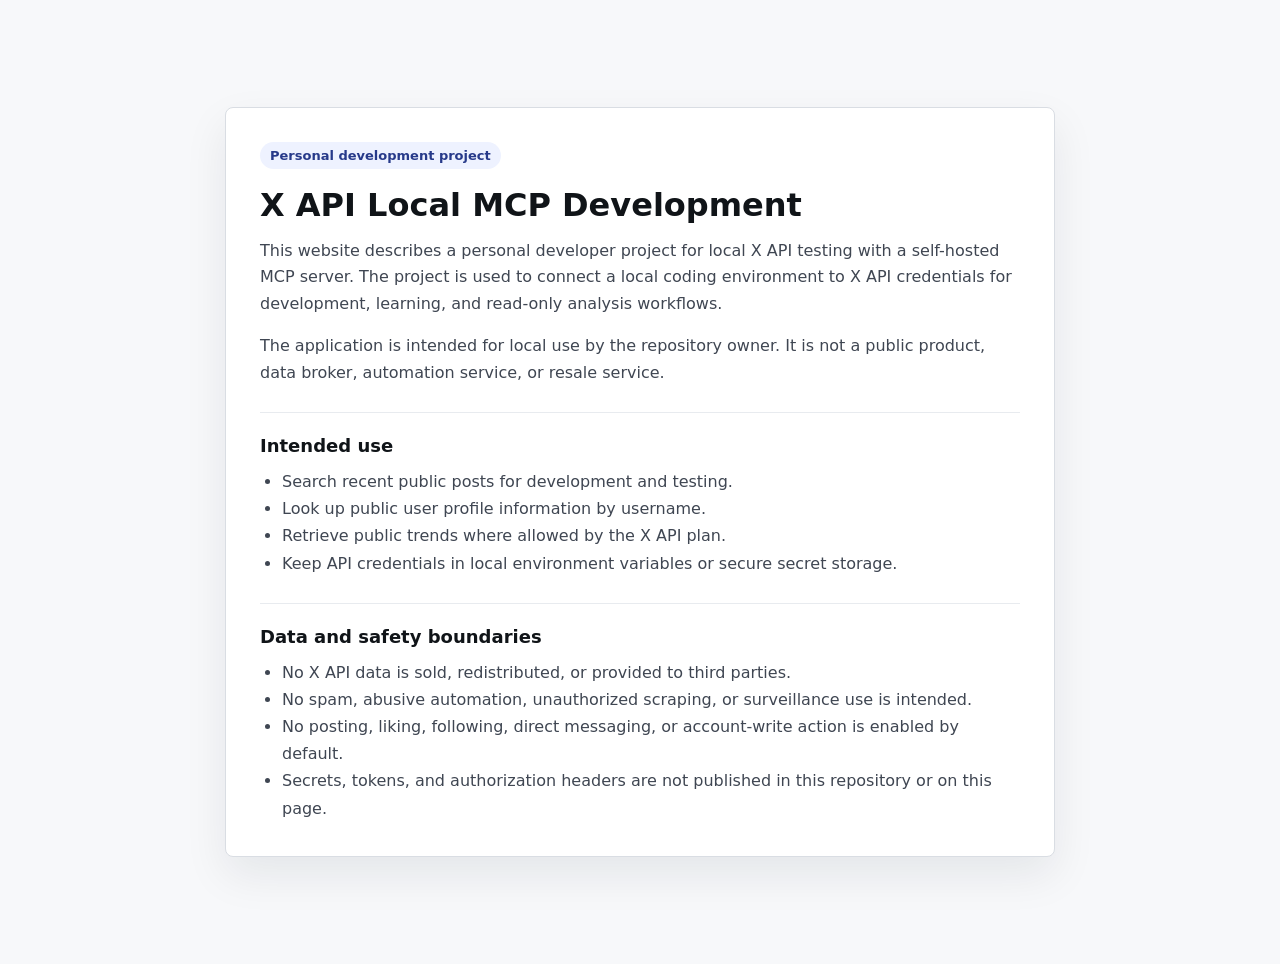
<file: index.html>
<!doctype html>
<html lang="en">
  <head>
    <meta charset="utf-8">
    <meta name="viewport" content="width=device-width, initial-scale=1">
    <title>X API Local MCP Development</title>
    <style>
      :root {
        color-scheme: light dark;
        font-family: Inter, ui-sans-serif, system-ui, -apple-system, BlinkMacSystemFont, "Segoe UI", sans-serif;
        background: #f7f8fa;
        color: #101418;
      }
      body {
        margin: 0;
        min-height: 100vh;
        display: grid;
        place-items: center;
        padding: 32px 18px;
      }
      main {
        width: min(760px, 100%);
        border: 1px solid #d9dde3;
        border-radius: 8px;
        background: #ffffff;
        padding: 34px;
        box-shadow: 0 18px 44px rgba(15, 23, 42, 0.08);
      }
      h1 {
        margin: 0 0 14px;
        font-size: 32px;
        line-height: 1.15;
      }
      p {
        margin: 0 0 16px;
        color: #3f4652;
        font-size: 16px;
        line-height: 1.65;
      }
      section {
        margin-top: 26px;
        padding-top: 22px;
        border-top: 1px solid #e8ebef;
      }
      h2 {
        margin: 0 0 12px;
        font-size: 18px;
      }
      ul {
        margin: 0;
        padding-left: 22px;
        color: #3f4652;
        line-height: 1.7;
      }
      .label {
        display: inline-block;
        margin-bottom: 18px;
        padding: 6px 10px;
        border-radius: 999px;
        background: #eef2ff;
        color: #273a8a;
        font-size: 13px;
        font-weight: 650;
      }
      @media (prefers-color-scheme: dark) {
        :root {
          background: #0d1117;
          color: #f0f3f6;
        }
        main {
          background: #161b22;
          border-color: #30363d;
          box-shadow: none;
        }
        p, ul {
          color: #c9d1d9;
        }
        section {
          border-top-color: #30363d;
        }
        .label {
          background: #1f2a44;
          color: #c7d2fe;
        }
      }
    </style>
  </head>
  <body>
    <main>
      <span class="label">Personal development project</span>
      <h1>X API Local MCP Development</h1>
      <p>
        This website describes a personal developer project for local X API testing with a self-hosted MCP server.
        The project is used to connect a local coding environment to X API credentials for development, learning, and read-only analysis workflows.
      </p>
      <p>
        The application is intended for local use by the repository owner. It is not a public product, data broker, automation service, or resale service.
      </p>

      <section>
        <h2>Intended use</h2>
        <ul>
          <li>Search recent public posts for development and testing.</li>
          <li>Look up public user profile information by username.</li>
          <li>Retrieve public trends where allowed by the X API plan.</li>
          <li>Keep API credentials in local environment variables or secure secret storage.</li>
        </ul>
      </section>

      <section>
        <h2>Data and safety boundaries</h2>
        <ul>
          <li>No X API data is sold, redistributed, or provided to third parties.</li>
          <li>No spam, abusive automation, unauthorized scraping, or surveillance use is intended.</li>
          <li>No posting, liking, following, direct messaging, or account-write action is enabled by default.</li>
          <li>Secrets, tokens, and authorization headers are not published in this repository or on this page.</li>
        </ul>
      </section>
    </main>
  </body>
</html>
</file>
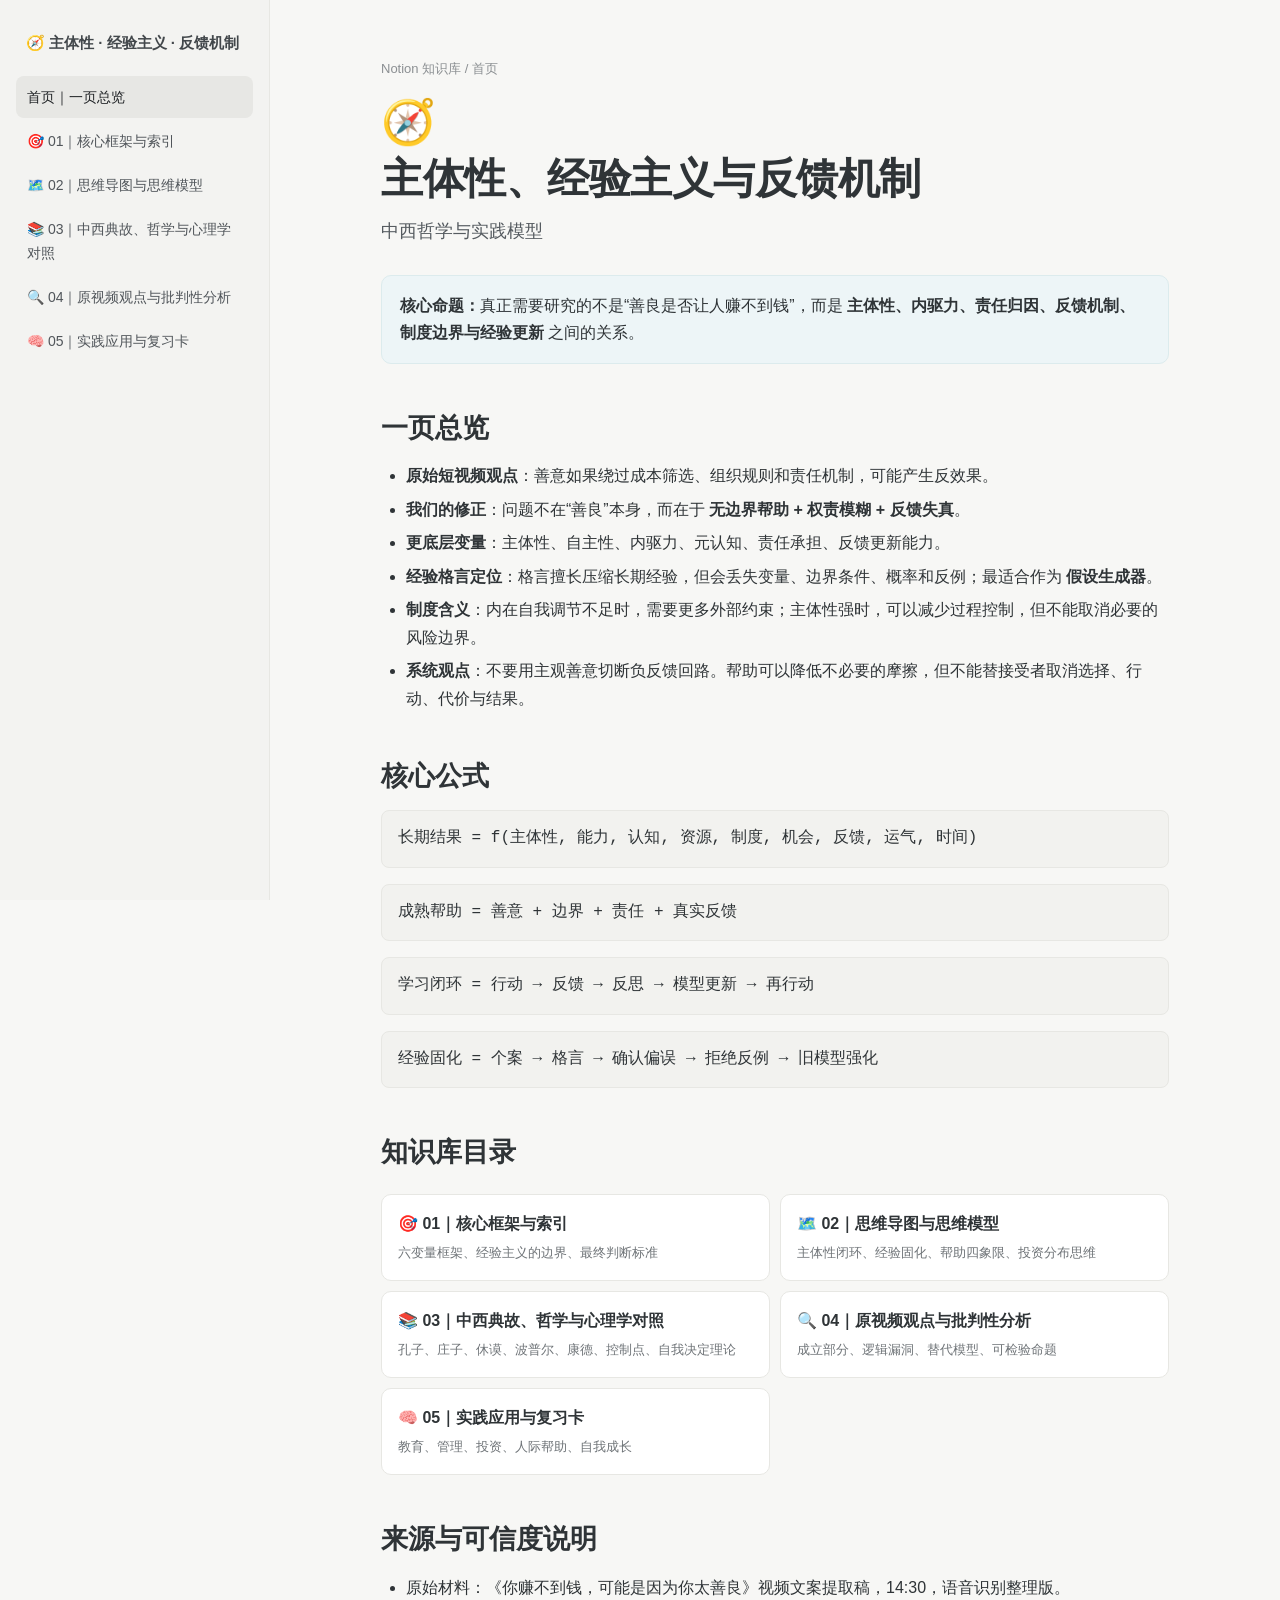
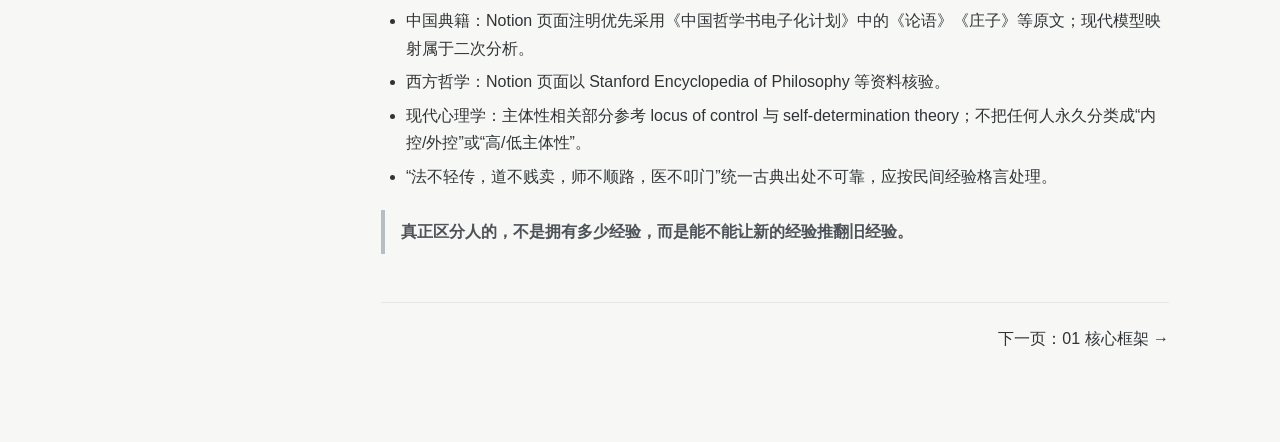
<file: site/index.html>
<!doctype html><html lang="zh-CN"><head><meta charset="utf-8"><meta name="viewport" content="width=device-width,initial-scale=1"><title>主体性、经验主义与反馈机制</title><link rel="stylesheet" href="style.css"></head><body><div class="mobileTop"><button data-menu>☰</button><b>Notion 知识库镜像</b></div><div class="layout"><aside class="sidebar"><div class="brand">🧭 主体性 · 经验主义 · 反馈机制</div><nav class="nav">
<a class="active" href="index.html">首页｜一页总览</a>
<a class="" href="01.html">🎯 01｜核心框架与索引</a>
<a class="" href="02.html">🗺️ 02｜思维导图与思维模型</a>
<a class="" href="03.html">📚 03｜中西典故、哲学与心理学对照</a>
<a class="" href="04.html">🔍 04｜原视频观点与批判性分析</a>
<a class="" href="05.html">🧠 05｜实践应用与复习卡</a>
</nav></aside><main class="main"><article class="page">
<div class="crumb">Notion 知识库 / 首页</div><div class="icon">🧭</div>
<h1 class="title">主体性、经验主义与反馈机制</h1>
<p class="lead">中西哲学与实践模型</p>
<div class="callout"><b>核心命题：</b>真正需要研究的不是“善良是否让人赚不到钱”，而是 <b>主体性、内驱力、责任归因、反馈机制、制度边界与经验更新</b> 之间的关系。</div>
<h2>一页总览</h2>
<ul>
<li><b>原始短视频观点</b>：善意如果绕过成本筛选、组织规则和责任机制，可能产生反效果。</li>
<li><b>我们的修正</b>：问题不在“善良”本身，而在于 <b>无边界帮助 + 权责模糊 + 反馈失真</b>。</li>
<li><b>更底层变量</b>：主体性、自主性、内驱力、元认知、责任承担、反馈更新能力。</li>
<li><b>经验格言定位</b>：格言擅长压缩长期经验，但会丢失变量、边界条件、概率和反例；最适合作为 <b>假设生成器</b>。</li>
<li><b>制度含义</b>：内在自我调节不足时，需要更多外部约束；主体性强时，可以减少过程控制，但不能取消必要的风险边界。</li>
<li><b>系统观点</b>：不要用主观善意切断负反馈回路。帮助可以降低不必要的摩擦，但不能替接受者取消选择、行动、代价与结果。</li>
</ul>
<h2>核心公式</h2>
<div class="formula">长期结果 = f(主体性, 能力, 认知, 资源, 制度, 机会, 反馈, 运气, 时间)</div>
<div class="formula">成熟帮助 = 善意 + 边界 + 责任 + 真实反馈</div>
<div class="formula">学习闭环 = 行动 → 反馈 → 反思 → 模型更新 → 再行动</div>
<div class="formula">经验固化 = 个案 → 格言 → 确认偏误 → 拒绝反例 → 旧模型强化</div>
<h2>知识库目录</h2>
<div class="toc">
<a href="01.html"><b>🎯 01｜核心框架与索引</b><br><span class="muted">六变量框架、经验主义的边界、最终判断标准</span></a>
<a href="02.html"><b>🗺️ 02｜思维导图与思维模型</b><br><span class="muted">主体性闭环、经验固化、帮助四象限、投资分布思维</span></a>
<a href="03.html"><b>📚 03｜中西典故、哲学与心理学对照</b><br><span class="muted">孔子、庄子、休谟、波普尔、康德、控制点、自我决定理论</span></a>
<a href="04.html"><b>🔍 04｜原视频观点与批判性分析</b><br><span class="muted">成立部分、逻辑漏洞、替代模型、可检验命题</span></a>
<a href="05.html"><b>🧠 05｜实践应用与复习卡</b><br><span class="muted">教育、管理、投资、人际帮助、自我成长</span></a>
</div>
<h2>来源与可信度说明</h2>
<ul>
<li>原始材料：《你赚不到钱，可能是因为你太善良》视频文案提取稿，14:30，语音识别整理版。</li>
<li>中国典籍：Notion 页面注明优先采用《中国哲学书电子化计划》中的《论语》《庄子》等原文；现代模型映射属于二次分析。</li>
<li>西方哲学：Notion 页面以 Stanford Encyclopedia of Philosophy 等资料核验。</li>
<li>现代心理学：主体性相关部分参考 locus of control 与 self-determination theory；不把任何人永久分类成“内控/外控”或“高/低主体性”。</li>
<li>“法不轻传，道不贱卖，师不顺路，医不叩门”统一古典出处不可靠，应按民间经验格言处理。</li>
</ul>
<div class="quote">真正区分人的，不是拥有多少经验，而是能不能让新的经验推翻旧经验。</div>
<div class="footer-nav"><span></span><a href="01.html">下一页：01 核心框架 →</a></div></article></main></div><script src="app.js"></script></body></html>
</file>
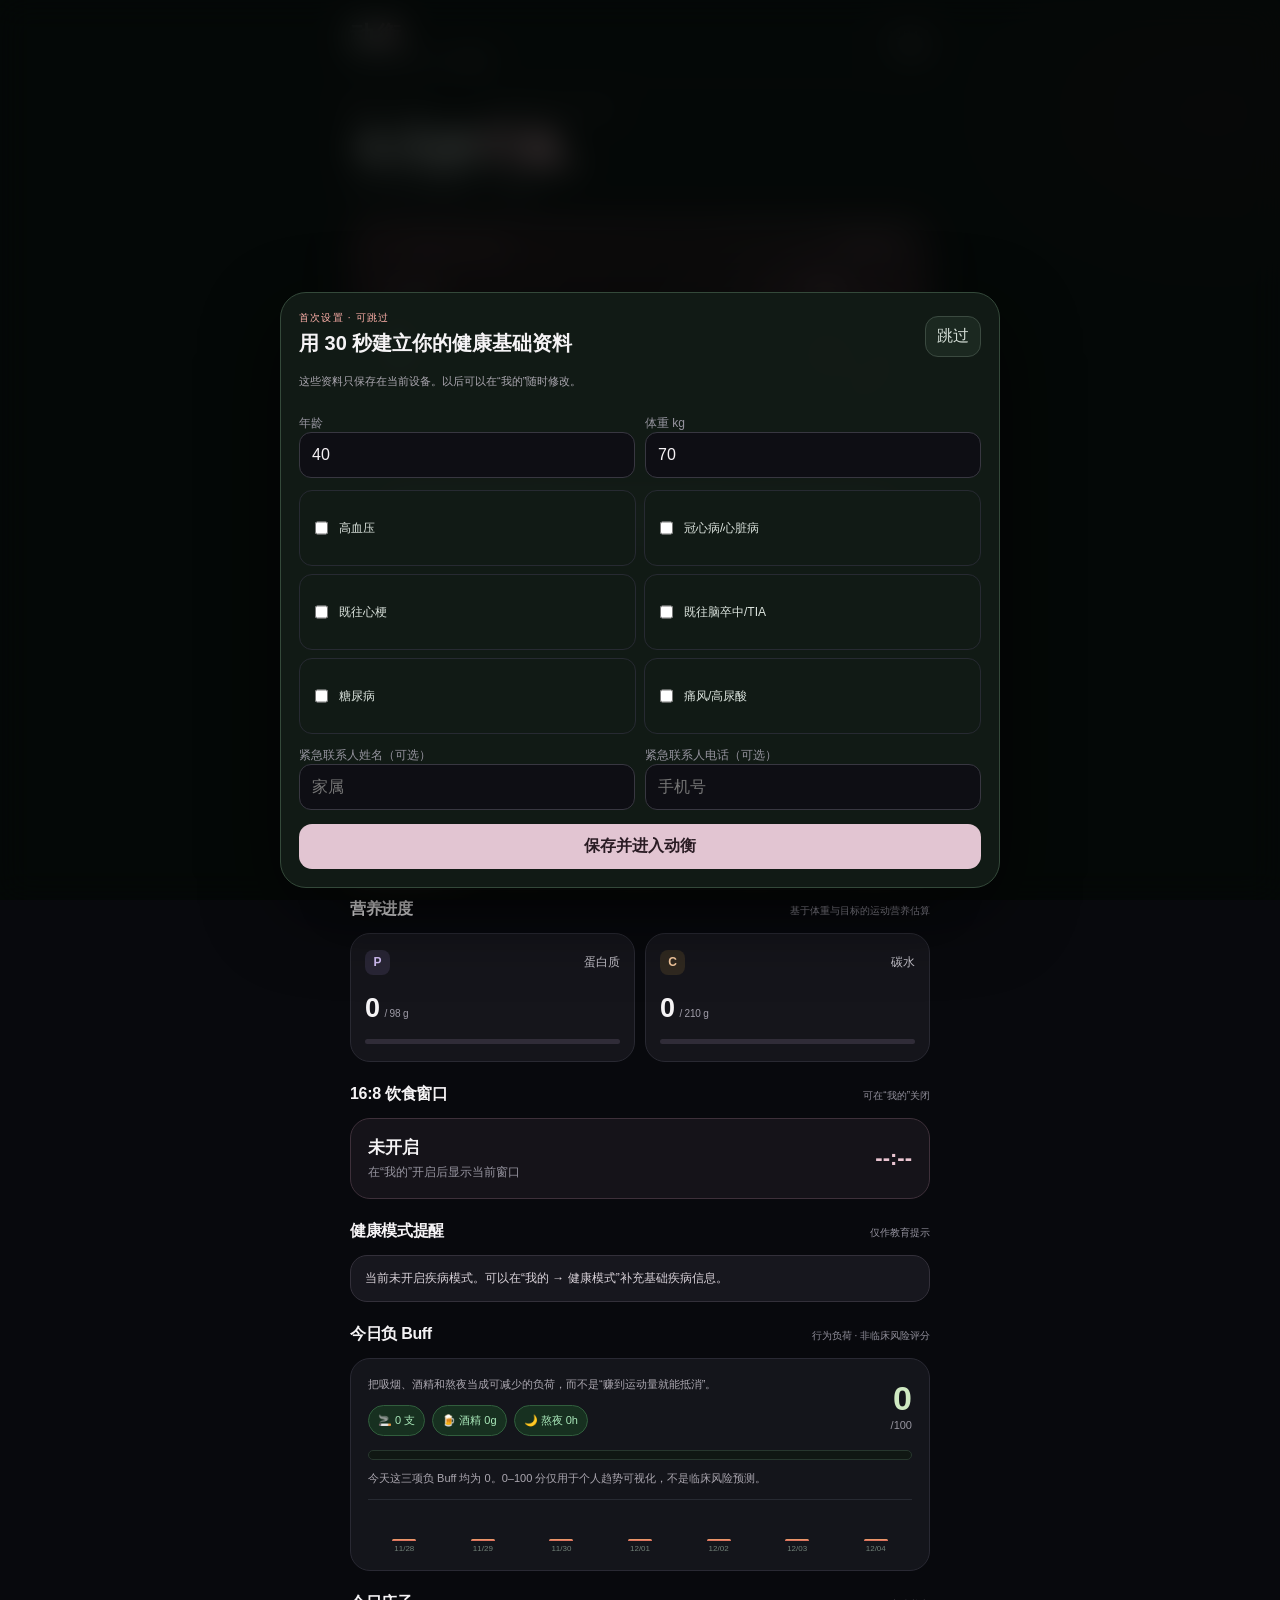
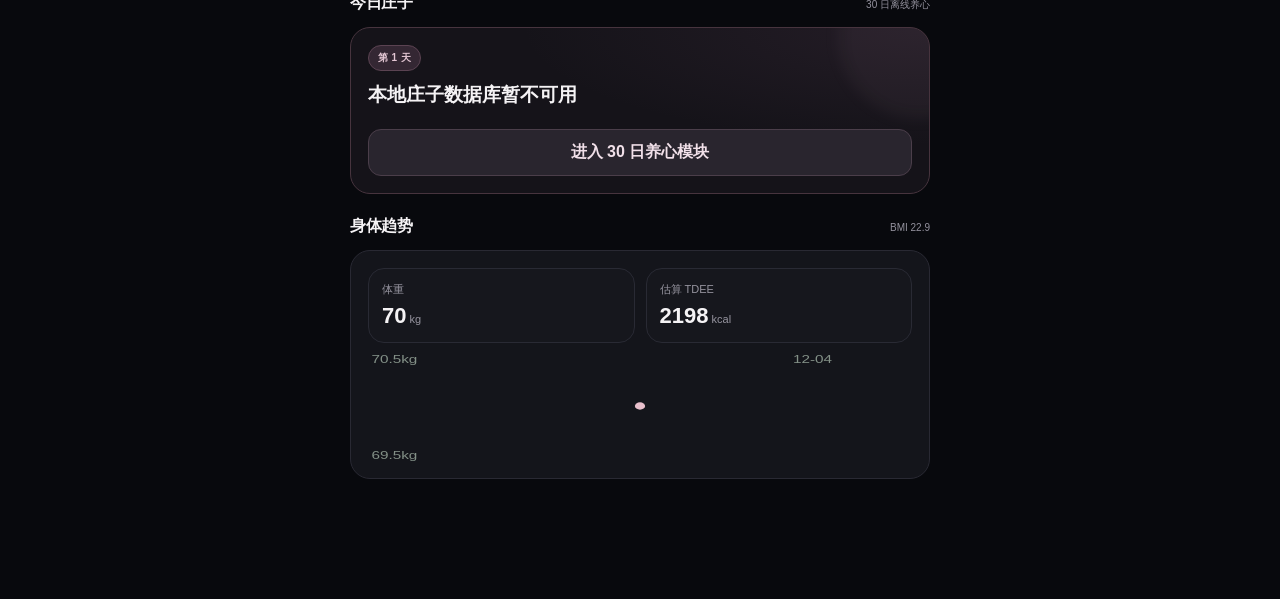
<file: fitbalance-android/app/src/main/assets/index.html>
<!doctype html>
<html lang="zh-CN">
<head>
<meta charset="utf-8">
<meta name="viewport" content="width=device-width,initial-scale=1,viewport-fit=cover">
<meta name="theme-color" content="#08090d">
<title>动衡 FitBalance</title>
<link rel="stylesheet" href="app.css">
<link rel="stylesheet" href="app-taste-v02.css">
</head>
<body>
<div class="app">
<header>
  <div><div class="brand">动<b>衡</b></div><div class="sub">运动 · 营养 · 恢复 · 体重管理</div></div>
  <div class="date" id="dateText"></div>
</header>

<section id="home" class="page on">
  <div class="hero">
    <div class="hero-top">
      <div>
        <h1>今日能量平衡</h1>
        <p id="heroHint">记录摄入与运动，关注长期趋势，不追求单日“完美数字”。</p>
      </div>
      <div class="big-balance"><strong id="balanceKcal">0</strong><small>净摄入 kcal</small></div>
    </div>
  </div>

  <div class="section">
    <div class="grid3">
      <div class="stat"><div class="k">摄入</div><div class="v"><span id="homeIntake">0</span><span class="u"> kcal</span></div></div>
      <div class="stat"><div class="k">活动消耗</div><div class="v"><span id="homeBurn">0</span><span class="u"> kcal</span></div></div>
      <div class="stat"><div class="k">步数</div><div class="v"><span id="homeSteps">0</span><span class="u"> 步</span></div></div>
    </div>
  </div>

  <div class="section">
    <div class="section-title"><h2>今日宏量营养</h2><span id="macroGoalLabel">基于当前资料估算</span></div>
    <div class="grid2">
      <div class="macro"><div class="macro-head"><span>蛋白质</span><span><strong id="proteinNow">0</strong> / <span id="proteinGoal">0</span> g</span></div><div class="progress"><div class="bar" id="proteinBar"></div></div></div>
      <div class="macro"><div class="macro-head"><span>碳水</span><span><strong id="carbNow">0</strong> / <span id="carbGoal">0</span> g</span></div><div class="progress"><div class="bar" id="carbBar"></div></div></div>
    </div>
  </div>

  <div class="section" id="fastingHomeWrap">
    <div class="section-title"><h2>16:8 饮食窗口</h2><span>可在“我的”关闭</span></div>
    <div class="card fasting">
      <div><div class="status" id="fastStatus">未开启</div><div class="time" id="fastWindow"></div></div>
      <div class="countdown" id="fastCountdown">--:--</div>
    </div>
    <div id="fastWarning"></div>
  </div>

  <div class="section">
    <div class="section-title"><h2>健康模式提醒</h2><span>仅作教育提示</span></div>
    <div id="conditionAlerts"></div>
  </div>

  <div class="section" id="emergencySection">
    <div class="section-title"><h2>紧急联系</h2><span>心脑血管高风险快捷入口</span></div>
    <div class="card emergency-card">
      <div class="emergency-top">
        <div><div class="emergency-kicker">ICE · In Case of Emergency</div><h3>胸痛、呼吸困难或疑似卒中时优先呼叫急救</h3></div>
        <button class="sos-btn" id="call120Btn" type="button">☎ 120</button>
      </div>
      <div class="emergency-grid" id="emergencyContactButtons"></div>
      <div class="emergency-signs">
        <div><b>心梗/急性冠脉综合征常见警讯</b><span>胸部压迫/疼痛、气短、恶心或头晕、下颌/颈/背痛、手臂或肩部不适等。</span></div>
        <div><b>卒中 B.E.F.A.S.T.</b><span>平衡异常、视力变化、面歪、手臂无力、言语异常 → 立即求助并记录症状开始时间。</span></div>
      </div>
      <div class="note">中国大陆院前医疗急救号码为 120。第三方 App 会交给系统电话界面处理，系统可能要求一次确认。</div>
    </div>
  </div>

  <div class="section">
    <div class="section-title"><h2>今日负 Buff</h2><span>行为负荷 · 非临床风险评分</span></div>
    <div class="card">
      <div class="between">
        <div>
          <div class="note">把吸烟、酒精和熬夜当成可减少的负荷，而不是“赚到运动量就能抵消”。</div>
          <div class="buff-chips" id="buffChips"></div>
        </div>
        <div class="buff-score"><strong id="buffScore">0</strong><small>/100</small></div>
      </div>
      <div class="buff-meter"><i id="buffMeter"></i></div>
      <div class="note" id="buffSummary" style="margin-top:10px"></div>
      <div class="mini-trend" id="behaviorTrend"></div>
    </div>
  </div>

  <div class="section">
    <div class="section-title"><h2>今日庄子</h2><span id="zhuangziHomeProgress">30 日离线养心</span></div>
    <div class="card zhuangzi-home" id="zhuangziHomeCard">
      <div class="zhuangzi-badge" id="zhuangziHomeDay">第 1 天</div>
      <div class="zhuangzi-home-title" id="zhuangziHomeTitle">正在读取本地内容…</div>
      <div class="zhuangzi-home-quote" id="zhuangziHomeQuote"></div>
      <div class="note" id="zhuangziHomeAction"></div>
      <button class="btn secondary" id="openZhuangziBtn" type="button" style="width:100%;margin-top:12px">进入 30 日养心模块</button>
    </div>
  </div>

  <div class="section">
    <div class="section-title"><h2>身体趋势</h2><span id="bmiLabel">BMI --</span></div>
    <div class="card">
      <div class="grid3">
        <div class="stat"><div class="k">体重</div><div class="v"><span id="homeWeight">--</span><span class="u"> kg</span></div></div>
        <div class="stat"><div class="k">估算 TDEE</div><div class="v"><span id="homeTdee">--</span><span class="u"> kcal</span></div></div>
        <div class="stat"><div class="k">目标热量</div><div class="v"><span id="homeCalGoal">--</span><span class="u"> kcal</span></div></div>
      </div>
      <div class="chart" id="weightChart"></div>
    </div>
  </div>
</section>

<section id="nutrition" class="page">
  <div class="section">
    <div class="section-title"><h2>营养摄入</h2><span id="nutritionSummary">今日 0 kcal</span></div>
    <div class="card">
      <div class="quick-foods" id="quickFoods"></div>
      <div class="food-risk-panel neutral" id="foodRiskPanel">
        <div class="food-risk-dot" id="foodRiskDot"></div>
        <div><b id="foodRiskTitle">当前未启用疾病联动</b><div class="note" id="foodRiskReason">在“我的 → 健康模式”开启疾病后，食物会按红 / 黄 / 绿联动。</div></div>
      </div>
      <div class="field-grid">
        <div class="field"><label>食物</label><select id="foodSelect"></select></div>
        <div class="field"><label>重量（克）</label><input id="foodGram" type="number" inputmode="decimal" value="100" min="1"></div>
      </div>
      <div class="between" style="margin-top:12px">
        <div class="note" id="foodEstimate">选择食物后显示估算营养</div>
        <button class="btn" id="addFoodBtn">记入今日</button>
      </div>
    </div>
  </div>

  <div class="section">
    <div class="section-title"><h2>拍照估算</h2><span>本地隐私模式</span></div>
    <div class="card">
      <div class="photo-box">
        <img id="mealPhoto" alt="食物照片">
        <div class="photo-placeholder" id="photoPlaceholder"><b>📷 拍照或选择食物图片</b>照片仅保存在当前设备，不自动上传。</div>
        <input class="photo-input" id="photoInput" type="file" accept="image/*" capture="environment">
      </div>
      <div class="alert" style="margin-top:12px">当前独立版采用“拍照记录 + 选择/校正食物和份量 + 自动计算营养”的方式。真正的图像 AI 自动识别需要安全云端模型；为了不把 API 密钥写进 APK，本版不会伪装成自动识别。</div>
      <div class="field-grid">
        <div class="field"><label>照片中的食物</label><select id="photoFoodSelect"></select></div>
        <div class="field"><label>估算重量（克）</label><input id="photoFoodGram" type="number" value="100" min="1"></div>
      </div>
      <div class="between" style="margin-top:12px">
        <div class="note" id="photoEstimate">选择食物和份量</div>
        <button class="btn secondary" id="addPhotoFoodBtn">加入餐盘</button>
      </div>
      <div class="dish-components" id="dishComponents"></div>
      <div class="between" style="margin-top:12px"><div class="note" id="dishTotal"></div><button class="btn" id="saveDishBtn">保存这餐</button></div>
    </div>
  </div>

  <div class="section">
    <div class="section-title"><h2>今日饮食记录</h2><span>可删除误记</span></div>
    <div class="card list" id="foodLog"></div>
  </div>
</section>

<section id="activity" class="page">
  <div class="section">
    <div class="section-title"><h2>步数计数器</h2><span id="stepSource">读取手机传感器</span></div>
    <div class="card">
      <div class="steps-ring" id="stepsRing"><div class="inside"><strong id="stepsValue">0</strong><small>今日步数</small></div></div>
      <div class="grid2" style="margin-top:14px">
        <div class="stat"><div class="k">步行估算消耗</div><div class="v"><span id="stepKcal">0</span><span class="u"> kcal</span></div></div>
        <div class="stat"><div class="k">步数目标</div><div class="v"><span id="stepGoalText">8000</span><span class="u"> 步</span></div></div>
      </div>
      <div class="field-grid">
        <div class="field"><label>手动步数（无传感器时）</label><input id="manualSteps" type="number" inputmode="numeric" min="0"></div>
        <div class="field" style="display:flex;align-items:end"><button class="btn secondary" id="saveManualStepsBtn" style="width:100%">保存/刷新步数</button></div>
      </div>
    </div>
  </div>

  <div class="section">
    <div class="section-title"><h2>记录运动</h2><span>按 MET 粗略估算消耗</span></div>
    <div class="card">
      <div class="exercise-type" id="exerciseTypes"></div>
      <div class="custom-activity-bar">
        <button class="btn ghost" id="toggleCustomActivityBtn" type="button">＋ 自定义运动 / 冥想</button>
        <span class="note">自定义项目只保存在本机</span>
      </div>
      <div class="custom-activity-form" id="customActivityForm">
        <div class="field-grid">
          <div class="field"><label>项目名称</label><input id="customActivityName" placeholder="例如：八段锦 / 冥想 / 爬楼梯"></div>
          <div class="field"><label>类型</label><select id="customActivityCategory"><option value="exercise">运动</option><option value="meditation">冥想/呼吸</option><option value="mobility">拉伸/活动度</option></select></div>
          <div class="field"><label>MET（可选）</label><input id="customActivityMet" type="number" step="0.1" min="1" max="20" placeholder="不填自动给参考值"></div>
          <div class="field"><label>图标</label><input id="customActivityIcon" maxlength="4" placeholder="例如 🧘"></div>
        </div>
        <button class="btn secondary" id="saveCustomActivityBtn" type="button" style="width:100%;margin-top:10px">保存自定义项目</button>
      </div>
      <div class="field-grid">
        <div class="field"><label>时长（分钟）</label><input id="exerciseMin" type="number" value="30" min="1"></div>
        <div class="field"><label>备注</label><input id="exerciseNote" placeholder="例如：5km、腿部训练"></div>
      </div>
      <div class="between" style="margin-top:12px"><div class="note" id="exerciseEstimate">约 0 kcal</div><button class="btn" id="addExerciseBtn">记录运动</button></div>
    </div>
  </div>

  <div class="section">
    <div class="section-title"><h2>今日运动记录</h2><span id="activityKcalLabel">0 kcal</span></div>
    <div class="card list" id="exerciseLog"></div>
  </div>

  <div class="section">
    <div class="card">
      <div class="note"><b style="color:#e8f0ea">成人一般活动参考：</b>WHO 建议每周 150–300 分钟中等强度有氧，或 75–150 分钟高强度有氧，并在每周至少 2 天进行主要肌群力量训练。慢性病患者应根据自身情况调整。</div>
    </div>
  </div>
</section>

<section id="recovery" class="page">
  <div class="section">
    <div class="section-title"><h2>肌肉恢复</h2><span>训练后恢复状态</span></div>
    <div class="alert">恢复提示依据“距离上次训练时间 + 主观酸痛程度”做粗略分级，不代表组织已经完全恢复。高强度训练、疼痛、肿胀或功能受限时要更谨慎。</div>
    <div class="muscle-grid" id="muscleGrid" style="margin-top:10px"></div>
  </div>

  <div class="section">
    <div class="section-title"><h2>训练就绪度曲线</h2><span>本地估算 · 非医学诊断</span></div>
    <div class="card recovery-glass">
      <div class="body-recovery-layout">
        <div class="body-map-wrap">
          <div class="body-toggle">
            <button class="body-side on" data-side="front">正面</button>
            <button class="body-side" data-side="back">背面</button>
          </div>
          <svg class="body-map" id="bodyMap" viewBox="0 0 220 430" aria-label="人体肌肉区域">
            <defs>
              <linearGradient id="bodyShell" x1="0" x2="1"><stop offset="0" stop-color="#26362c"/><stop offset="1" stop-color="#111914"/></linearGradient>
              <filter id="softGlow"><feGaussianBlur stdDeviation="3" result="blur"/><feMerge><feMergeNode in="blur"/><feMergeNode in="SourceGraphic"/></feMerge></filter>
            </defs>
            <g id="bodyFront" class="body-side-layer on">
              <ellipse cx="110" cy="40" rx="25" ry="29" class="body-shell"/>
              <path d="M90 70 Q110 62 130 70 L143 150 Q138 194 128 230 L135 392 Q130 417 115 417 L108 260 L101 417 Q85 417 82 392 L92 230 Q82 194 77 150 Z" class="body-shell"/>
              <path data-muscle="chest" d="M86 88 Q110 72 134 88 L131 130 Q110 143 89 130 Z" class="muscle-zone"/>
              <path data-muscle="shoulders" d="M77 87 Q61 93 58 117 L76 124 L88 91 Z M143 87 Q159 93 162 117 L144 124 L132 91 Z" class="muscle-zone"/>
              <path data-muscle="arms" d="M59 118 L77 125 L72 211 L55 205 Z M161 118 L143 125 L148 211 L165 205 Z" class="muscle-zone"/>
              <path data-muscle="core" d="M93 137 L127 137 L128 228 L92 228 Z" class="muscle-zone"/>
              <path data-muscle="legs" d="M82 233 L105 233 L101 390 L82 390 Z M115 233 L138 233 L138 390 L119 390 Z" class="muscle-zone"/>
            </g>
            <g id="bodyBack" class="body-side-layer">
              <ellipse cx="110" cy="40" rx="25" ry="29" class="body-shell"/>
              <path d="M90 70 Q110 62 130 70 L143 150 Q138 194 128 230 L135 392 Q130 417 115 417 L108 260 L101 417 Q85 417 82 392 L92 230 Q82 194 77 150 Z" class="body-shell"/>
              <path data-muscle="back" d="M86 82 Q110 72 134 82 L137 160 Q110 180 83 160 Z" class="muscle-zone"/>
              <path data-muscle="shoulders" d="M77 87 Q61 93 58 117 L76 124 L88 91 Z M143 87 Q159 93 162 117 L144 124 L132 91 Z" class="muscle-zone"/>
              <path data-muscle="arms" d="M59 118 L77 125 L72 211 L55 205 Z M161 118 L143 125 L148 211 L165 205 Z" class="muscle-zone"/>
              <path data-muscle="core" d="M93 166 L127 166 L128 228 L92 228 Z" class="muscle-zone"/>
              <path data-muscle="legs" d="M82 233 L105 233 L101 390 L82 390 Z M115 233 L138 233 L138 390 L119 390 Z" class="muscle-zone"/>
            </g>
          </svg>
          <div class="body-legend"><span><i class="lg green"></i>就绪</span><span><i class="lg yellow"></i>恢复中</span><span><i class="lg red"></i>优先恢复</span></div>
        </div>

        <div class="recovery-detail">
          <div class="between"><div><div class="note">当前肌群</div><h3 id="recoveryMuscleName">腿</h3></div><div class="readiness-number"><strong id="recoveryReadiness">100</strong><small>% 就绪度</small></div></div>
          <div class="chart recovery-chart" id="recoveryCurve"></div>
          <div class="grid2">
            <div class="field"><label>训练强度 RPE 1–10</label><input id="recoveryRpe" type="number" min="1" max="10" value="7"></div>
            <div class="field"><label>主观酸痛 0–5</label><input id="recoverySoreness" type="number" min="0" max="5" value="2"></div>
            <div class="field"><label>训练时长（分钟）</label><input id="recoveryDuration" type="number" min="5" max="240" value="45"></div>
            <div class="field"><label>睡眠（小时）</label><input id="recoverySleep" type="number" min="0" max="14" step="0.5" value="7"></div>
          </div>
          <div class="recovery-actions">
            <button class="btn" id="recordRecoveryTrainingBtn" type="button">记录该肌群训练</button>
            <button class="btn ghost" id="refreshRecoveryBtn" type="button">刷新曲线</button>
          </div>
          <div class="note" id="recoveryEvidenceNote" style="margin-top:10px"></div>
        </div>
      </div>
    </div>
  </div>

  <div class="section" id="zhuangziSection">
    <div class="section-title"><h2>庄子 · 30 日养心</h2><span>SQLite 本地内容 · 无需联网</span></div>
    <div class="card zhuangzi-card">
      <div class="between">
        <div>
          <div class="zhuangzi-badge" id="zhuangziDayBadge">第 1 / 30 天</div>
          <h3 id="zhuangziTitle">正在读取本地内容…</h3>
          <div class="note" id="zhuangziChapter"></div>
        </div>
        <div class="zhuangzi-ring"><strong id="zhuangziCheckedCount">0</strong><small>/30 已完成</small></div>
      </div>

      <div class="zhuangzi-progress"><i id="zhuangziProgressBar"></i></div>

      <blockquote id="zhuangziQuote"></blockquote>

      <div class="zhuangzi-panel">
        <b>故事</b>
        <p id="zhuangziStory"></p>
      </div>
      <div class="zhuangzi-panel">
        <b>今天怎么理解</b>
        <p id="zhuangziInterpretation"></p>
      </div>
      <div class="zhuangzi-action">
        <span>今日一事</span>
        <strong id="zhuangziAction"></strong>
      </div>

      <div class="dish-components" id="zhuangziTags"></div>

      <div class="zhuangzi-controls">
        <button class="btn ghost" id="zhuangziPrevBtn" type="button">← 前一天</button>
        <button class="btn" id="zhuangziCheckBtn" type="button">✓ 今日完成</button>
        <button class="btn ghost" id="zhuangziNextBtn" type="button">后一天 →</button>
      </div>

      <div class="note" id="zhuangziCycleNote" style="margin-top:11px">
        本模块用于日常反思、情绪调节与生活节奏提示，不替代心理或医学治疗。
      </div>
    </div>
  </div>
</section>

<section id="profile" class="page">
  <div class="section">
    <div class="section-title"><h2>身体资料</h2><span>仅保存在本机</span></div>
    <div class="card">
      <div class="field-grid">
        <div class="field"><label>性别</label><select id="sex"><option value="male">男</option><option value="female">女</option></select></div>
        <div class="field"><label>年龄</label><input id="age" type="number" min="14" max="100"></div>
        <div class="field"><label>身高（cm）</label><input id="height" type="number" min="100" max="230"></div>
        <div class="field"><label>体重（kg）</label><input id="weight" type="number" step="0.1" min="30" max="300"></div>
        <div class="field"><label>目标</label><select id="goal"><option value="lose">减脂</option><option value="maintain">维持</option><option value="gain">增肌</option></select></div>
        <div class="field"><label>日常活动</label><select id="activityLevel"><option value="1.2">久坐</option><option value="1.375">轻活动</option><option value="1.55">中等活动</option><option value="1.725">高活动</option></select></div>
        <div class="field"><label>步数目标</label><input id="stepGoal" type="number" min="1000" step="500"></div>
        <div class="field"><label>热量目标（可覆盖自动值）</label><input id="manualCalGoal" type="number" min="800" placeholder="留空=自动"></div>
      </div>
      <button class="btn" id="saveProfileBtn" style="width:100%;margin-top:14px">保存身体资料</button>
      <div class="note" id="profileCalc" style="margin-top:12px"></div>
    </div>
  </div>

  <div class="section">
    <div class="section-title"><h2>生活习惯负 Buff</h2><span>每天记录一次即可</span></div>
    <div class="card">
      <div class="field-grid">
        <div class="field"><label>香烟（支/天）</label><input id="cigarettes" type="number" inputmode="numeric" min="0" value="0"></div>
        <div class="field"><label>熬夜时长（小时）</label><input id="lateHours" type="number" inputmode="decimal" min="0" step="0.5" value="0"></div>
        <div class="field"><label>啤酒（ml）</label><input id="beerMl" type="number" inputmode="decimal" min="0" value="0"></div>
        <div class="field"><label>啤酒酒精度（%vol）</label><input id="beerAbv" type="number" inputmode="decimal" min="0" max="20" step="0.1" value="5"></div>
        <div class="field"><label>白酒（ml）</label><input id="baijiuMl" type="number" inputmode="decimal" min="0" value="0"></div>
        <div class="field"><label>白酒酒精度（%vol）</label><input id="baijiuAbv" type="number" inputmode="decimal" min="0" max="80" step="0.1" value="52"></div>
      </div>
      <div class="alert" id="alcoholCalc" style="margin-top:12px">纯酒精估算：0 g</div>
      <button class="btn" id="saveBehaviorBtn" style="width:100%;margin-top:12px">保存今日负 Buff</button>
      <div class="note" style="margin-top:10px">烟草没有安全暴露水平；酒精也不能把非零摄入解释成“安全”。这里的 0–100 负荷仅用于个人行为趋势，不是心血管、癌症或死亡风险评分。</div>
    </div>
  </div>

  <div class="section">
    <div class="section-title"><h2>健康模式</h2><span>可同时选择</span></div>
    <div class="card">
      <div class="switch-row"><div><b>糖尿病</b><small>加强碳水分布、低血糖与禁食提醒</small></div><div class="switch" id="diabetesSwitch"><i></i></div></div>
      <div class="switch-row"><div><b>痛风 / 高尿酸</b><small>加强高嘌呤、酒精、高果糖、脱水与快速减重提醒</small></div><div class="switch" id="goutSwitch"><i></i></div></div>
      <div class="switch-row"><div><b>高血压</b><small>运动与钠摄入提示采用更保守策略</small></div><div class="switch" id="hypertensionSwitch"><i></i></div></div>
      <div class="switch-row"><div><b>冠心病 / 其他心脏病</b><small>显示紧急联系人与胸痛急救入口</small></div><div class="switch" id="heartDiseaseSwitch"><i></i></div></div>
      <div class="switch-row"><div><b>既往心肌梗死</b><small>显示紧急联系人，运动强度需遵循康复计划</small></div><div class="switch" id="priorMISwitch"><i></i></div></div>
      <div class="switch-row"><div><b>既往脑卒中 / TIA</b><small>显示 B.E.F.A.S.T. 卒中识别与紧急入口</small></div><div class="switch" id="priorStrokeSwitch"><i></i></div></div>
    </div>
  </div>

  <div class="section">
    <div class="section-title"><h2>紧急联系人</h2><span>仅存本机 · 可随时修改</span></div>
    <div class="card">
      <div class="alert red">如果出现新的持续胸痛、明显呼吸困难、意识异常，或 B.E.F.A.S.T. 任一卒中警讯，不要只联系家人，应优先呼叫 120。</div>
      <div class="contact-editor">
        <div class="contact-label">主要联系人</div>
        <div class="field-grid">
          <div class="field"><label>姓名</label><input id="ice1Name" placeholder="例如：家属"></div>
          <div class="field"><label>关系</label><input id="ice1Relation" placeholder="例如：配偶"></div>
        </div>
        <div class="field"><label>手机号码</label><input id="ice1Phone" inputmode="tel" placeholder="请输入电话号码"></div>
      </div>
      <div class="contact-editor">
        <div class="contact-label">备用联系人</div>
        <div class="field-grid">
          <div class="field"><label>姓名</label><input id="ice2Name" placeholder="例如：朋友"></div>
          <div class="field"><label>关系</label><input id="ice2Relation" placeholder="例如：朋友"></div>
        </div>
        <div class="field"><label>手机号码</label><input id="ice2Phone" inputmode="tel" placeholder="请输入电话号码"></div>
      </div>
      <button class="btn" id="saveEmergencyContactsBtn" style="width:100%;margin-top:12px">保存紧急联系人</button>
      <div class="emergency-actions" style="margin-top:12px">
        <button class="btn danger" id="profileCall120Btn" type="button">☎ 中国大陆急救 120</button>
        <button class="btn secondary" id="profileCallPrimaryBtn" type="button">☎ 呼叫主要联系人</button>
      </div>
    </div>
  </div>

  <div class="section">
    <div class="section-title"><h2>16:8 饮食</h2><span>可选</span></div>
    <div class="card">
      <div class="switch-row"><div><b>开启 16:8</b><small>默认 8 小时进食窗口 + 16 小时禁食</small></div><div class="switch" id="fastingSwitch"><i></i></div></div>
      <div class="field-grid">
        <div class="field"><label>进食开始时间</label><input id="eatStart" type="time" value="12:00"></div>
        <div class="field"><label>进食时长</label><select id="eatHours"><option value="8">8 小时（16:8）</option><option value="10">10 小时（14:10）</option><option value="12">12 小时（12:12）</option></select></div>
      </div>
      <button class="btn secondary" id="saveFastingBtn" style="width:100%;margin-top:12px">保存饮食窗口</button>
      <div class="alert warn" style="margin-top:12px">若有糖尿病并使用胰岛素或可能引起低血糖的降糖药，开始间歇性禁食前应先和医生确认；痛风人群也应避免脱水和快速减重。孕期、未成年人、进食障碍史或某些慢性疾病不适合自行尝试禁食。</div>
    </div>
  </div>

  <div class="section">
    <div class="section-title"><h2>体重记录</h2><span>本地趋势</span></div>
    <div class="card">
      <div class="field-grid">
        <div class="field"><label>日期</label><input id="weightDate" type="date"></div>
        <div class="field"><label>体重（kg）</label><input id="weightEntry" type="number" step="0.1"></div>
      </div>
      <button class="btn secondary" id="addWeightBtn" style="width:100%;margin-top:12px">添加体重记录</button>
      <div class="chart" id="profileWeightChart"></div>
    </div>
  </div>

  <div class="section">
    <div class="section-title"><h2>健康报告</h2><span>本地聚合 · 无需 API</span></div>
    <div class="card report-card">
      <div class="report-tabs">
        <button class="report-tab on" data-report-days="7">周报</button>
        <button class="report-tab" data-report-days="30">月报</button>
      </div>
      <div class="report-hero">
        <div><div class="note" id="reportRange">最近 7 天</div><h3 id="reportHeadline">正在计算本地趋势…</h3></div>
        <div class="report-completeness"><strong id="reportCompleteness">0</strong><small>% 数据完整度</small></div>
      </div>
      <div class="report-metrics" id="reportMetrics"></div>
      <div class="chart" id="reportTrendChart"></div>
      <div class="report-insights" id="reportInsights"></div>
      <div class="note">报告强调趋势变化，不生成未经验证的“综合健康分”或死亡风险概率。</div>
    </div>
  </div>

  <div class="section">
    <div class="section-title"><h2>版本与数据审计</h2><span>本地可追溯</span></div>
    <div class="card">
      <div class="grid3">
        <div class="stat"><div class="k">App</div><div class="v"><span id="auditAppVersion">--</span></div></div>
        <div class="stat"><div class="k">数据库 Schema</div><div class="v"><span id="auditSchemaVersion">--</span></div></div>
        <div class="stat"><div class="k">规则版本</div><div class="v"><span id="auditRuleVersion">--</span></div></div>
      </div>
      <div class="audit-grid" style="margin-top:10px">
        <div><span>内容版本</span><b id="auditContentVersion">--</b></div>
        <div><span>证据版本</span><b id="auditEvidenceVersion">--</b></div>
        <div><span>Commit</span><b id="auditGitSha">--</b></div>
      </div>
      <div class="note" id="auditHistory" style="margin-top:10px">正在读取本地升级历史…</div>
    </div>
  </div>

  <div class="section">
    <div class="card">
      <div class="note">营养、热量消耗、步数与照片餐盘均为估算值。糖尿病没有一个适合所有人的固定碳水比例；饮食计划应根据药物、血糖监测、体重目标和个人偏好个体化。痛风管理除饮食外通常还涉及长期尿酸管理，不能用本应用替代医疗方案。</div>
      <div class="ref">参考框架：WHO 身体活动指南；American Diabetes Association Standards of Care 2026 的个体化营养原则；American College of Rheumatology 2020 痛风指南的一般生活方式建议。</div>
    </div>
  </div>
</section>
</div>

<nav aria-label="主要导航"><div class="nav-inner">
  <button type="button" class="nav-btn on" data-page="home" aria-label="首页"><span class="ico" aria-hidden="true"><svg viewBox="0 0 24 24" role="presentation"><path d="m3 10 9-7 9 7"/><path d="M5 9v12h14V9"/><path d="M9 21v-7h6v7"/></svg></span>首页</button>
  <button type="button" class="nav-btn" data-page="nutrition" aria-label="饮食"><span class="ico" aria-hidden="true"><svg viewBox="0 0 24 24" role="presentation"><path d="M4 3v7a3 3 0 0 0 3 3h1V3M4 7h4M8 13v8"/><path d="M17 3v18M17 3a4 4 0 0 1 4 4v6h-4"/></svg></span>饮食</button>
  <button type="button" class="nav-btn" data-page="activity" aria-label="运动"><span class="ico" aria-hidden="true"><svg viewBox="0 0 24 24" role="presentation"><path d="M3 12h4l3-7 4 14 3-7h4"/></svg></span>运动</button>
  <button type="button" class="nav-btn" data-page="recovery" aria-label="身心"><span class="ico" aria-hidden="true"><svg viewBox="0 0 24 24" role="presentation"><path d="M20.8 9.3c0 4.8-8.8 10.6-8.8 10.6S3.2 14.1 3.2 9.3A4.8 4.8 0 0 1 12 6.4a4.8 4.8 0 0 1 8.8 2.9Z"/></svg></span>身心</button>
  <button type="button" class="nav-btn" data-page="profile" aria-label="我的"><span class="ico" aria-hidden="true"><svg viewBox="0 0 24 24" role="presentation"><circle cx="12" cy="8" r="4"/><path d="M4 21a8 8 0 0 1 16 0"/></svg></span>我的</button>
</div></nav>

<div class="onboarding" id="onboarding">
  <div class="onboarding-sheet">
    <div class="between"><div><div class="emergency-kicker">首次设置 · 可跳过</div><h2>用 30 秒建立你的健康基础资料</h2></div><button class="close-x" id="skipOnboardingBtn" type="button">跳过</button></div>
    <p class="note">这些资料只保存在当前设备。以后可以在“我的”随时修改。</p>
    <div class="field-grid">
      <div class="field"><label>年龄</label><input id="onAge" type="number" min="14" max="100" value="40"></div>
      <div class="field"><label>体重 kg</label><input id="onWeight" type="number" step="0.1" value="70"></div>
    </div>
    <div class="onboarding-conditions">
      <label><input type="checkbox" id="onHypertension"> 高血压</label>
      <label><input type="checkbox" id="onHeartDisease"> 冠心病/心脏病</label>
      <label><input type="checkbox" id="onPriorMI"> 既往心梗</label>
      <label><input type="checkbox" id="onPriorStroke"> 既往脑卒中/TIA</label>
      <label><input type="checkbox" id="onDiabetes"> 糖尿病</label>
      <label><input type="checkbox" id="onGout"> 痛风/高尿酸</label>
    </div>
    <div class="field-grid">
      <div class="field"><label>紧急联系人姓名（可选）</label><input id="onIceName" placeholder="家属"></div>
      <div class="field"><label>紧急联系人电话（可选）</label><input id="onIcePhone" inputmode="tel" placeholder="手机号"></div>
    </div>
    <button class="btn" id="saveOnboardingBtn" style="width:100%;margin-top:14px">保存并进入动衡</button>
  </div>
</div>
<div class="toast" id="toast"></div>
<script src="api-gateway.js"></script>
<script src="app-taste-v02.js"></script>
<script src="app.js"></script>
</body>
</html>
</file>
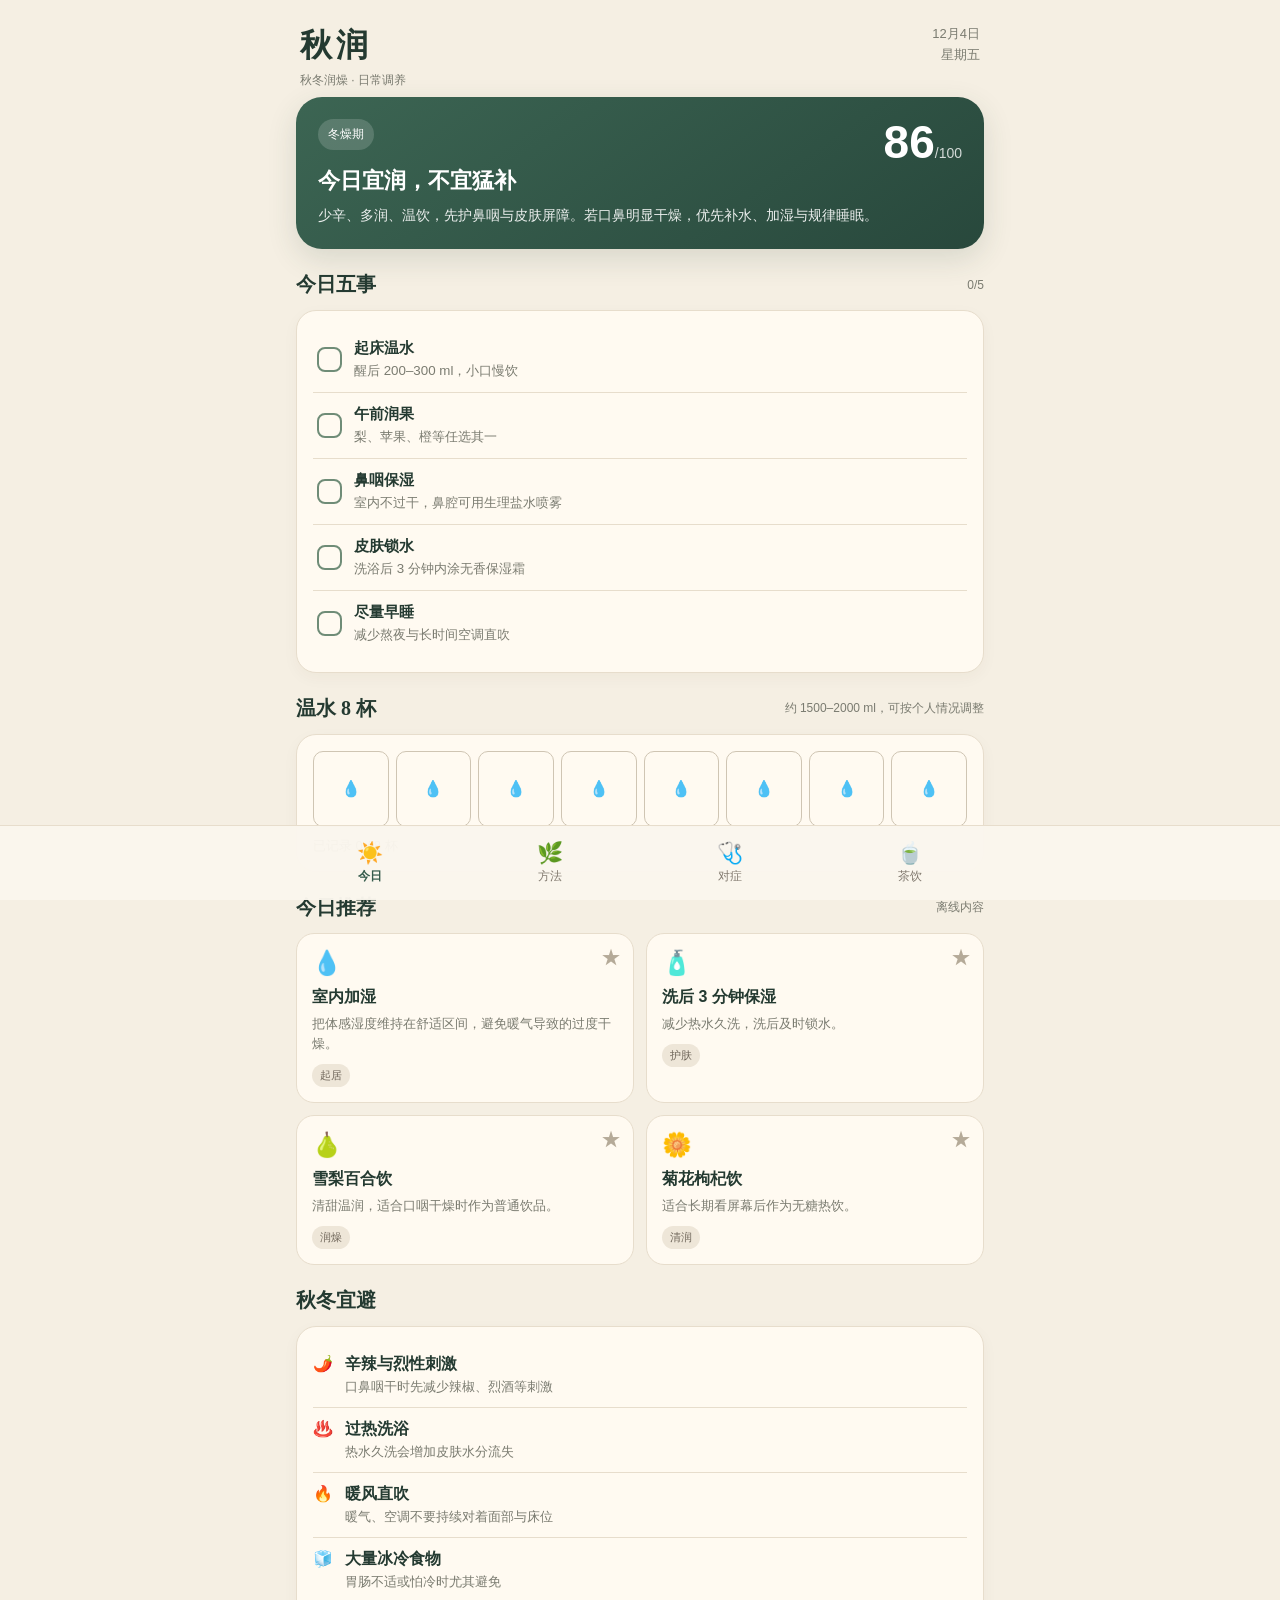
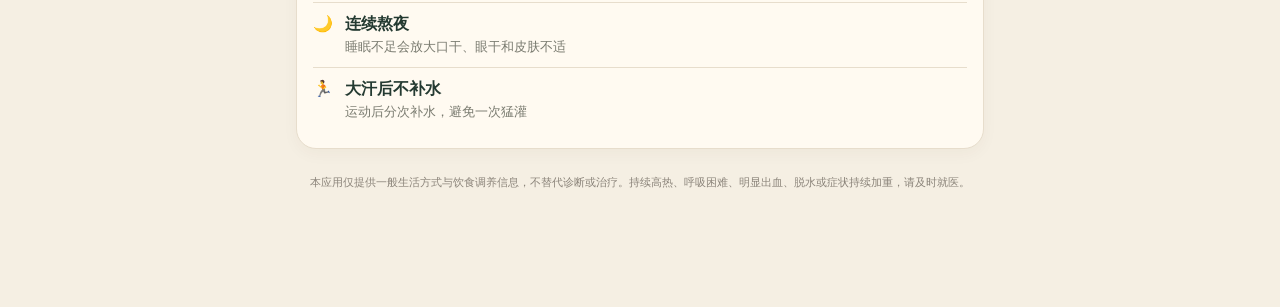
<file: qiurun-android/app/src/main/assets/index.html>
<!doctype html>
<html lang="zh-CN">
<head>
<meta charset="utf-8">
<meta name="viewport" content="width=device-width,initial-scale=1,viewport-fit=cover">
<meta name="theme-color" content="#f5efe3">
<title>秋润</title>
<style>
:root{--bg:#f5efe3;--card:#fffaf1;--ink:#243a31;--muted:#7a7b70;--green:#355b4b;--green2:#6f8c77;--line:#e7ddcc;--gold:#a77839;--danger:#8d5547}
*{box-sizing:border-box}html,body{margin:0;background:var(--bg);color:var(--ink);font-family:-apple-system,BlinkMacSystemFont,"Noto Sans SC","Microsoft YaHei",sans-serif}
body{min-height:100vh}.app{max-width:720px;margin:0 auto;padding:env(safe-area-inset-top) 16px calc(92px + env(safe-area-inset-bottom))}
header{padding:24px 4px 8px;display:flex;justify-content:space-between;align-items:flex-start}.brand{font-family:serif;font-size:32px;font-weight:800;letter-spacing:4px}.date{font-size:13px;color:var(--muted);text-align:right;line-height:1.6}
.hero{background:linear-gradient(145deg,#3c6553,#28483c);color:#fff;border-radius:26px;padding:22px;box-shadow:0 10px 30px rgba(40,72,60,.14)}
.hero-top{display:flex;justify-content:space-between;gap:16px}.score{font-size:46px;font-weight:800;line-height:1}.score small{font-size:14px;font-weight:500;opacity:.8}.pill{display:inline-block;background:rgba(255,255,255,.16);padding:7px 10px;border-radius:999px;font-size:12px}.hero h2{font-family:serif;margin:16px 0 8px;font-size:22px}.hero p{margin:0;opacity:.9;line-height:1.65;font-size:14px}
.section{margin-top:22px}.section-title{font-family:serif;font-size:20px;font-weight:800;margin:0 0 12px;display:flex;justify-content:space-between;align-items:center}.section-title span{font-family:sans-serif;font-size:12px;font-weight:500;color:var(--muted)}
.card{background:var(--card);border:1px solid var(--line);border-radius:20px;padding:16px;box-shadow:0 5px 16px rgba(75,61,38,.04)}
.ritual{display:flex;align-items:center;gap:12px;padding:12px 4px;border-bottom:1px solid var(--line)}.ritual:last-child{border:0}.check{width:25px;height:25px;border:2px solid var(--green2);border-radius:8px;display:grid;place-items:center;font-weight:bold;color:#fff;flex:0 0 auto}.check.done{background:var(--green)}.ritual b{font-size:15px}.ritual small{display:block;color:var(--muted);margin-top:4px}
.water{display:grid;grid-template-columns:repeat(8,1fr);gap:7px}.cup{aspect-ratio:1;border:1px solid #cfc5b3;border-radius:10px;display:grid;place-items:center;font-size:16px;background:#fffaf1}.cup.on{background:#dce8df;border-color:#6f8c77}.progress{margin-top:10px;color:var(--muted);font-size:13px}
.grid{display:grid;grid-template-columns:1fr 1fr;gap:12px}.tile{background:var(--card);border:1px solid var(--line);border-radius:18px;padding:15px;min-height:128px;position:relative}.tile .emoji{font-size:24px}.tile h3{margin:10px 0 6px;font-size:16px}.tile p{margin:0;color:var(--muted);font-size:13px;line-height:1.55}.fav{position:absolute;right:12px;top:10px;font-size:20px;color:#b5aa98}.fav.on{color:#a77839}.tag{display:inline-block;margin-top:10px;padding:4px 8px;border-radius:999px;background:#eee6d8;color:#6e6559;font-size:11px}
.avoid{display:flex;gap:12px;padding:11px 0;border-bottom:1px solid var(--line)}.avoid:last-child{border:0}.avoid i{font-style:normal;color:var(--danger)}
.filters{display:flex;gap:8px;overflow:auto;padding-bottom:8px}.filter{white-space:nowrap;border:1px solid var(--line);background:#fffaf1;border-radius:999px;padding:8px 13px;font-size:13px}.filter.on{background:var(--green);color:white;border-color:var(--green)}
.symptoms{display:grid;grid-template-columns:1fr 1fr;gap:10px}.sym{border:1px solid var(--line);background:#fffaf1;border-radius:16px;padding:14px}.sym.on{border-color:var(--green);background:#e8efe9}.sym b{display:block}.sym small{color:var(--muted)}
.match-btn{width:100%;margin-top:14px;padding:14px;border:0;border-radius:16px;background:var(--green);color:#fff;font-weight:700;font-size:15px}
.empty{text-align:center;color:var(--muted);padding:28px}.notice{background:#f0e5d3;border-radius:16px;padding:14px;color:#6e604c;font-size:13px;line-height:1.6}
nav{position:fixed;left:0;right:0;bottom:0;background:rgba(250,246,238,.97);border-top:1px solid var(--line);padding:8px 12px calc(8px + env(safe-area-inset-bottom));display:flex;justify-content:center;z-index:20}
.nav-inner{max-width:720px;width:100%;display:grid;grid-template-columns:repeat(4,1fr)}.nav-btn{text-align:center;padding:7px;color:#81796e;font-size:12px}.nav-btn .ico{font-size:21px;display:block;margin-bottom:3px}.nav-btn.on{color:var(--green);font-weight:700}
.page{display:none}.page.on{display:block}.list-item{display:flex;gap:13px;padding:14px 0;border-bottom:1px solid var(--line)}.list-item:last-child{border:0}.list-item .icon{width:42px;height:42px;border-radius:13px;background:#e7eee8;display:grid;place-items:center;font-size:21px;flex:0 0 auto}.list-item h3{margin:0 0 5px;font-size:16px}.list-item p{margin:0;color:var(--muted);font-size:13px;line-height:1.5}.list-item .heart{margin-left:auto;font-size:20px;color:#b5aa98}.heart.on{color:var(--gold)}
.modal{position:fixed;inset:0;background:rgba(22,31,27,.38);display:none;align-items:flex-end;z-index:50}.modal.on{display:flex}.sheet{background:var(--bg);width:100%;max-width:720px;margin:0 auto;border-radius:26px 26px 0 0;padding:20px 18px calc(24px + env(safe-area-inset-bottom));max-height:88vh;overflow:auto}.sheet-head{display:flex;justify-content:space-between;gap:10px}.sheet h2{font-family:serif;margin:0 0 6px}.close{border:0;background:#e9e0d3;width:34px;height:34px;border-radius:50%;font-size:20px}.sheet h4{margin:20px 0 8px}.sheet p,.sheet li{line-height:1.7;color:#5f625b;font-size:14px}.sheet ul{padding-left:18px}.badge{display:inline-block;padding:5px 8px;background:#e6ede7;border-radius:999px;font-size:12px;margin:2px 5px 2px 0}
.footer-note{margin:24px 4px;color:#8b847a;font-size:11px;line-height:1.65;text-align:center}
@media(max-width:390px){.grid,.symptoms{grid-template-columns:1fr}.brand{font-size:29px}.score{font-size:40px}}
</style>
</head>
<body>
<div class="app">
<header><div><div class="brand">秋润</div><div style="font-size:12px;color:#7a7b70;margin-top:4px">秋冬润燥 · 日常调养</div></div><div class="date" id="date"></div></header>

<section id="today" class="page on">
<div class="hero">
  <div class="hero-top"><div><div class="pill" id="term">秋燥期</div><h2 id="greeting">今日宜润，不宜猛补</h2></div><div class="score"><span id="score">82</span><small>/100</small></div></div>
  <p id="advice">少辛、多润、温饮，先护鼻咽与皮肤屏障。若口鼻明显干燥，优先补水、加湿与规律睡眠。</p>
</div>

<div class="section"><div class="section-title">今日五事 <span id="ritualCount">0/5</span></div><div class="card" id="rituals"></div></div>

<div class="section"><div class="section-title">温水 8 杯 <span>约 1500–2000 ml，可按个人情况调整</span></div><div class="card"><div class="water" id="water"></div><div class="progress" id="waterText"></div></div></div>

<div class="section"><div class="section-title">今日推荐 <span>离线内容</span></div><div class="grid" id="featured"></div></div>

<div class="section"><div class="section-title">秋冬宜避</div><div class="card" id="avoids"></div></div>
<div class="footer-note">本应用仅提供一般生活方式与饮食调养信息，不替代诊断或治疗。持续高热、呼吸困难、明显出血、脱水或症状持续加重，请及时就医。</div>
</section>

<section id="methods" class="page">
<div class="section"><div class="section-title">润燥方法 <span>按类别筛选</span></div><div class="filters" id="methodFilters"></div><div class="card" id="methodList"></div></div>
</section>

<section id="match" class="page">
<div class="section"><div class="section-title">对症匹配 <span>可多选</span></div><div class="symptoms" id="symptoms"></div><button class="match-btn" id="matchBtn">生成我的调养建议</button></div>
<div class="section" id="matchResultWrap" style="display:none"><div class="section-title">匹配结果 <span id="matchCount"></span></div><div class="card" id="matchResults"></div></div>
</section>

<section id="recipes" class="page">
<div class="section"><div class="section-title">茶饮与食养 <span>温润为主</span></div><div class="filters" id="recipeFilters"></div><div class="card" id="recipeList"></div></div>
</section>
</div>

<nav><div class="nav-inner">
<div class="nav-btn on" data-page="today"><span class="ico">☀️</span>今日</div>
<div class="nav-btn" data-page="methods"><span class="ico">🌿</span>方法</div>
<div class="nav-btn" data-page="match"><span class="ico">🩺</span>对症</div>
<div class="nav-btn" data-page="recipes"><span class="ico">🍵</span>茶饮</div>
</div></nav>

<div class="modal" id="modal"><div class="sheet"><div class="sheet-head"><div><h2 id="modalTitle"></h2><div id="modalTags"></div></div><button class="close" id="closeModal">×</button></div><div id="modalBody"></div></div></div>

<script>
(function(){
const state=JSON.parse(localStorage.getItem('qiurun-offline-v1')||'{}');
state.rituals=state.rituals||{};state.water=state.water||0;state.favs=state.favs||{};state.symptoms=state.symptoms||{};
const save=()=>localStorage.setItem('qiurun-offline-v1',JSON.stringify(state));
const rituals=[
['起床温水','醒后 200–300 ml，小口慢饮'],['午前润果','梨、苹果、橙等任选其一'],['鼻咽保湿','室内不过干，鼻腔可用生理盐水喷雾'],['皮肤锁水','洗浴后 3 分钟内涂无香保湿霜'],['尽量早睡','减少熬夜与长时间空调直吹']
];
const avoids=[
['🌶️','辛辣与烈性刺激','口鼻咽干时先减少辣椒、烈酒等刺激'],['♨️','过热洗浴','热水久洗会增加皮肤水分流失'],['🔥','暖风直吹','暖气、空调不要持续对着面部与床位'],['🧊','大量冰冷食物','胃肠不适或怕冷时尤其避免'],['🌙','连续熬夜','睡眠不足会放大口干、眼干和皮肤不适'],['🏃','大汗后不补水','运动后分次补水，避免一次猛灌']
];
const methods=[
{id:'humidify',icon:'💧',title:'室内加湿',cat:'起居',brief:'把体感湿度维持在舒适区间，避免暖气导致的过度干燥。',steps:['使用加湿器或晾湿毛巾','每天换水并清洁水箱','感觉闷湿或窗面结露时降低湿度'],caution:'加湿器需勤清洗，避免滋生微生物。',sym:['dry-nose','dry-throat','dry-skin','dry-eye']},
{id:'skin',icon:'🧴',title:'洗后 3 分钟保湿',cat:'护肤',brief:'减少热水久洗，洗后及时锁水。',steps:['温水短浴，不用过热水','轻拍干，不反复搓擦','趁皮肤微湿涂无香保湿霜或凡士林类封闭剂'],caution:'有渗液、化脓、明显红肿痛时先就医评估。',sym:['dry-skin','itch']},
{id:'saline',icon:'👃',title:'鼻腔生理盐水保湿',cat:'护理',brief:'适合空气干燥导致的鼻腔干涩、结痂。',steps:['选正规等渗生理盐水喷雾','每日按需少量喷用','动作轻柔，不抠结痂'],caution:'反复鼻出血或出血量大应就医。',sym:['dry-nose','nosebleed']},
{id:'voice',icon:'🫗',title:'咽喉温润',cat:'起居',brief:'温水分次饮用，减少长时间高声讲话。',steps:['温水少量多次','减少烟雾与粉尘刺激','需要长时间讲话时安排间歇'],caution:'吞咽明显困难、呼吸困难或高热要尽快就医。',sym:['dry-throat','dry-cough']},
{id:'sleep',icon:'🌙',title:'规律睡眠',cat:'起居',brief:'固定上床时间，降低夜间口干和疲劳叠加。',steps:['尽量固定入睡时间','睡前 1 小时降低屏幕刺激','卧室避免暖风直吹'],caution:'长期严重失眠需进一步评估。',sym:['insomnia','dry-eye']},
{id:'steam',icon:'🌫️',title:'温热蒸汽短时润喉',cat:'护理',brief:'短时间吸入温暖湿润空气，可缓解干涩感。',steps:['洗脸盆盛温热水即可','保持距离，5–10 分钟','结束后补温水'],caution:'避免烫伤；儿童必须由成人看护。',sym:['dry-throat','dry-nose','dry-cough']},
{id:'pear',icon:'🍐',title:'梨类食养',cat:'食养',brief:'作为普通水果补水，避免把食疗当药物治疗。',steps:['直接吃成熟鲜梨','怕冷或胃不舒服可蒸熟','控制总糖量'],caution:'糖代谢异常者注意份量。',sym:['dry-throat','constipation']},
{id:'sesame',icon:'⚫',title:'芝麻坚果适量',cat:'食养',brief:'提供脂肪和能量，适合秋冬饮食搭配。',steps:['无盐坚果每日一小把','芝麻可拌粥或酸奶','与正餐总热量一起考虑'],caution:'坚果过敏者避免。',sym:['dry-skin','constipation']},
{id:'blink',icon:'👁️',title:'20-20-20 眼休息',cat:'护理',brief:'屏幕使用时主动眨眼和远眺。',steps:['每 20 分钟远眺约 20 秒','有意识完整眨眼','减少空调直吹眼睛'],caution:'持续眼痛、视力下降、畏光应就医。',sym:['dry-eye']},
{id:'fiber',icon:'🥬',title:'增加可溶性纤维',cat:'食养',brief:'配合饮水改善秋冬便秘倾向。',steps:['燕麦、蔬果、豆类逐步增加','同时保证水分','保持日常活动'],caution:'腹胀明显时要循序增加。',sym:['constipation']},
{id:'walk',icon:'🚶',title:'轻度户外活动',cat:'起居',brief:'天气适宜时散步 20–40 分钟，避免大汗淋漓。',steps:['中低强度为主','出汗后及时换干衣并补水','空气污染严重时改室内'],caution:'胸闷、气促时停止运动。',sym:['insomnia','constipation']},
{id:'acupressure',icon:'🤲',title:'合谷/迎香轻按',cat:'按揉',brief:'以舒适轻按为主，不追求疼痛刺激。',steps:['每处轻按 30–60 秒','每日 1–2 次即可','保持手部清洁'],caution:'孕期、局部皮损或明显疼痛时不自行强刺激。',sym:['dry-nose','dry-throat']}
];
const recipes=[
{id:'pear-lily',icon:'🍐',title:'雪梨百合饮',cat:'润燥',brief:'清甜温润，适合口咽干燥时作为普通饮品。',ingredients:['雪梨 1 个','干百合 10–15 g','水 600 ml'],steps:['食材洗净','小火煮 20–30 分钟','温热饮用，不额外大量加糖'],caution:'糖代谢异常者控制梨和加糖量。',sym:['dry-throat','dry-cough']},
{id:'radish-chenpi',icon:'🥕',title:'白萝卜陈皮水',cat:'两顾',brief:'偏清淡，适合油腻后或轻微咽部不适。',ingredients:['白萝卜 150 g','陈皮 2–3 g','水 700 ml'],steps:['切片后与陈皮同煮','煮 20 分钟','温热饮用'],caution:'胃酸明显或空腹不适者少量尝试。',sym:['dry-throat','constipation']},
{id:'apple-date',icon:'🍎',title:'苹果红枣水',cat:'温润',brief:'口感温和，适合天气转凉时饮用。',ingredients:['苹果半个','红枣 2–3 枚','水 600 ml'],steps:['去核切块','煮 15–20 分钟','不必额外加糖'],caution:'总糖摄入需要控制时减少红枣。',sym:['dry-throat']},
{id:'chrysanthemum',icon:'🌼',title:'菊花枸杞饮',cat:'清润',brief:'适合长期看屏幕后作为无糖热饮。',ingredients:['菊花 3–5 朵','枸杞 5–8 粒','热水 400 ml'],steps:['温杯后冲泡','焖 5 分钟','可续水 1 次'],caution:'对菊科植物过敏者避免。',sym:['dry-eye']},
{id:'oat',icon:'🥣',title:'燕麦银耳羹',cat:'润燥',brief:'富含水分与膳食纤维，适合早餐或加餐。',ingredients:['泡发银耳 30 g','燕麦 30 g','水 700 ml'],steps:['银耳先煮软','加入燕麦再煮 8–10 分钟','按需加入少量水果'],caution:'不建议用大量冰糖把它变成高糖甜品。',sym:['constipation','dry-skin']},
{id:'honey',icon:'🍯',title:'温蜂蜜水',cat:'润燥',brief:'成人可少量作为温饮选择。',ingredients:['温水 250 ml','蜂蜜 5–10 g'],steps:['水温不烫口','搅匀后缓慢饮用'],caution:'1 岁以下婴儿禁用蜂蜜；糖代谢异常者慎用。',sym:['dry-throat']},
{id:'soy',icon:'🥛',title:'无糖豆浆',cat:'温润',brief:'补充水分与蛋白质，适合早餐搭配。',ingredients:['无糖豆浆 250–300 ml'],steps:['充分煮熟','温热饮用','与主食、鸡蛋等搭配'],caution:'大豆过敏者避免。',sym:['dry-skin']},
{id:'lotus',icon:'🪷',title:'莲藕瘦肉汤',cat:'两顾',brief:'作为普通家常汤，注意少盐少油。',ingredients:['莲藕 200 g','瘦肉 100 g','水适量'],steps:['食材洗净切块','煲至熟软','少盐调味'],caution:'汤不能替代饮水，肉汤也应控制盐分。',sym:['dry-throat','dry-skin']},
{id:'barley',icon:'🌾',title:'小米南瓜粥',cat:'温润',brief:'温软易入口，适合胃口一般时。',ingredients:['小米 40 g','南瓜 100 g','水 700 ml'],steps:['小米淘洗','南瓜切块同煮','煮至软糯'],caution:'糖代谢异常者注意南瓜与主食总量。',sym:['dry-throat','constipation']},
{id:'water',icon:'🫗',title:'温白水',cat:'基础',brief:'最基础也最稳定的补水方案。',ingredients:['温水 200–300 ml'],steps:['分次、小口','根据活动量和口渴调整','不追求短时间大量饮水'],caution:'心肾功能异常需遵医嘱控制饮水量。',sym:['dry-throat','dry-nose','dry-eye','constipation']}
];
const symptomDefs=[
['dry-throat','咽干','讲话多、空调房常见'],['dry-nose','鼻干','结痂、干涩'],['nosebleed','鼻出血','干燥时偶发'],['dry-cough','干咳','无痰或少痰'],['dry-skin','皮肤干','紧绷、起屑'],['itch','瘙痒','干燥后加重'],['dry-eye','眼干','屏幕使用多'],['constipation','便干','排便费力'],['insomnia','睡不好','入睡晚、易醒'],['mouth','口干','饮水少或环境干']
];
function setDate(){
 const d=new Date(),wd=['日','一','二','三','四','五','六'];
 document.getElementById('date').innerHTML=(d.getMonth()+1)+'月'+d.getDate()+'日<br>星期'+wd[d.getDay()];
 const m=d.getMonth()+1,day=d.getDate();
 let score=72;
 if(m===10||m===11)score=86;if(m===12||m<=2)score=78;if(m>=6&&m<=8)score=45;
 score+=Math.min(8,Math.max(0,(day%5)*2));
 document.getElementById('score').textContent=score;
 document.getElementById('term').textContent=m>=9&&m<=11?'秋燥期':(m===12||m<=2?'冬燥期':'日常润养');
}
function renderRituals(){
 const box=document.getElementById('rituals');box.innerHTML='';
 rituals.forEach((r,i)=>{const row=document.createElement('div');row.className='ritual';row.innerHTML='<div class="check '+(state.rituals[i]?'done':'')+'">'+(state.rituals[i]?'✓':'')+'</div><div><b>'+r[0]+'</b><small>'+r[1]+'</small></div>';row.onclick=()=>{state.rituals[i]=!state.rituals[i];save();renderRituals()};box.appendChild(row)});
 document.getElementById('ritualCount').textContent=Object.values(state.rituals).filter(Boolean).length+'/5';
}
function renderWater(){
 const box=document.getElementById('water');box.innerHTML='';
 for(let i=0;i<8;i++){const c=document.createElement('div');c.className='cup '+(i<state.water?'on':'');c.textContent='💧';c.onclick=()=>{state.water=(state.water>=8?0:i+1);save();renderWater()};box.appendChild(c)}
 document.getElementById('waterText').textContent=state.water>=8?'今日 8 杯完成 ✓':'已记录 '+state.water+' / 8 杯';
}
function favKey(type,id){return type+':'+id}
function toggleFav(type,id){const k=favKey(type,id);state.favs[k]=!state.favs[k];save();renderFeatured();renderMethods();renderRecipes()}
function renderFeatured(){
 const items=[methods[0],methods[1],recipes[0],recipes[3]],box=document.getElementById('featured');box.innerHTML='';
 items.forEach(x=>{const type=x.ingredients?'recipe':'method',el=document.createElement('div');el.className='tile';el.innerHTML='<div class="fav '+(state.favs[favKey(type,x.id)]?'on':'')+'" data-fav="1">★</div><div class="emoji">'+x.icon+'</div><h3>'+x.title+'</h3><p>'+x.brief+'</p><span class="tag">'+x.cat+'</span>';el.querySelector('[data-fav]').onclick=(e)=>{e.stopPropagation();toggleFav(type,x.id)};el.onclick=()=>showDetail(type,x);box.appendChild(el)})
}
function renderAvoids(){const b=document.getElementById('avoids');b.innerHTML=avoids.map(x=>'<div class="avoid"><i>'+x[0]+'</i><div><b>'+x[1]+'</b><div style="font-size:13px;color:#7a7b70;margin-top:3px">'+x[2]+'</div></div></div>').join('')}
let methodFilter='全部',recipeFilter='全部';
function filters(container,cats,active,fn){const b=document.getElementById(container);b.innerHTML='';['全部','收藏'].concat(cats).forEach(c=>{const e=document.createElement('div');e.className='filter '+(c===active?'on':'');e.textContent=c;e.onclick=()=>fn(c);b.appendChild(e)})}
function listHtml(type,x){return '<div class="list-item" data-id="'+x.id+'"><div class="icon">'+x.icon+'</div><div><h3>'+x.title+'</h3><p>'+x.brief+'</p><span class="tag">'+x.cat+'</span></div><div class="heart '+(state.favs[favKey(type,x.id)]?'on':'')+'" data-heart="'+x.id+'">★</div></div>'}
function renderMethods(){
 const cats=[...new Set(methods.map(x=>x.cat))];filters('methodFilters',cats,methodFilter,c=>{methodFilter=c;renderMethods()});
 let arr=methods;if(methodFilter==='收藏')arr=arr.filter(x=>state.favs[favKey('method',x.id)]);else if(methodFilter!=='全部')arr=arr.filter(x=>x.cat===methodFilter);
 const b=document.getElementById('methodList');b.innerHTML=arr.length?arr.map(x=>listHtml('method',x)).join(''):'<div class="empty">还没有收藏内容</div>';
 b.querySelectorAll('.list-item').forEach(el=>{const x=methods.find(v=>v.id===el.dataset.id);el.onclick=()=>showDetail('method',x);const h=el.querySelector('[data-heart]');h.onclick=e=>{e.stopPropagation();toggleFav('method',x.id)}})
}
function renderRecipes(){
 const cats=[...new Set(recipes.map(x=>x.cat))];filters('recipeFilters',cats,recipeFilter,c=>{recipeFilter=c;renderRecipes()});
 let arr=recipes;if(recipeFilter==='收藏')arr=arr.filter(x=>state.favs[favKey('recipe',x.id)]);else if(recipeFilter!=='全部')arr=arr.filter(x=>x.cat===recipeFilter);
 const b=document.getElementById('recipeList');b.innerHTML=arr.length?arr.map(x=>listHtml('recipe',x)).join(''):'<div class="empty">还没有收藏内容</div>';
 b.querySelectorAll('.list-item').forEach(el=>{const x=recipes.find(v=>v.id===el.dataset.id);el.onclick=()=>showDetail('recipe',x);const h=el.querySelector('[data-heart]');h.onclick=e=>{e.stopPropagation();toggleFav('recipe',x.id)}})
}
function renderSymptoms(){
 const b=document.getElementById('symptoms');b.innerHTML='';
 symptomDefs.forEach(s=>{const e=document.createElement('div');e.className='sym '+(state.symptoms[s[0]]?'on':'');e.innerHTML='<b>'+s[1]+'</b><small>'+s[2]+'</small>';e.onclick=()=>{state.symptoms[s[0]]=!state.symptoms[s[0]];save();renderSymptoms()};b.appendChild(e)})
}
function doMatch(){
 const selected=Object.keys(state.symptoms).filter(k=>state.symptoms[k]);let candidates=[];
 methods.forEach(x=>{const n=(x.sym||[]).filter(s=>selected.includes(s)).length;if(n)candidates.push({type:'method',x,score:n})});
 recipes.forEach(x=>{const n=(x.sym||[]).filter(s=>selected.includes(s)).length;if(n)candidates.push({type:'recipe',x,score:n})});
 candidates.sort((a,b)=>b.score-a.score);const wrap=document.getElementById('matchResultWrap'),b=document.getElementById('matchResults');wrap.style.display='block';
 document.getElementById('matchCount').textContent=selected.length+' 项症状';
 if(!selected.length){b.innerHTML='<div class="empty">先选择你现在最明显的症状</div>';return}
 if(!candidates.length){b.innerHTML='<div class="empty">暂时没有精确匹配，建议先从补水、加湿和规律睡眠开始。</div>';return}
 b.innerHTML='<div class="notice" style="margin-bottom:8px">以下为生活调养匹配，不代表医学诊断。若症状明显、反复或持续加重，请就医。</div>'+candidates.slice(0,8).map(o=>listHtml(o.type,o.x)).join('');
 b.querySelectorAll('.list-item').forEach(el=>{const o=candidates.find(c=>c.x.id===el.dataset.id);el.onclick=()=>showDetail(o.type,o.x);const h=el.querySelector('[data-heart]');h.onclick=e=>{e.stopPropagation();toggleFav(o.type,o.x.id)}})
}
function showDetail(type,x){
 document.getElementById('modalTitle').textContent=x.icon+' '+x.title;
 document.getElementById('modalTags').innerHTML='<span class="badge">'+x.cat+'</span>'+(state.favs[favKey(type,x.id)]?'<span class="badge">已收藏</span>':'');
 let body='<p>'+x.brief+'</p>';
 if(x.ingredients)body+='<h4>材料</h4><ul>'+x.ingredients.map(v=>'<li>'+v+'</li>').join('')+'</ul>';
 body+='<h4>'+(x.ingredients?'做法':'步骤')+'</h4><ul>'+x.steps.map(v=>'<li>'+v+'</li>').join('')+'</ul><h4>注意</h4><div class="notice">'+x.caution+'</div>';
 document.getElementById('modalBody').innerHTML=body;document.getElementById('modal').classList.add('on')
}
function openPage(id){
 document.querySelectorAll('.page').forEach(x=>x.classList.toggle('on',x.id===id));
 document.querySelectorAll('.nav-btn').forEach(x=>x.classList.toggle('on',x.dataset.page===id));
 window.scrollTo(0,0);location.hash=id
}
document.querySelectorAll('.nav-btn').forEach(n=>n.onclick=()=>openPage(n.dataset.page));
document.getElementById('closeModal').onclick=()=>document.getElementById('modal').classList.remove('on');
document.getElementById('modal').onclick=e=>{if(e.target.id==='modal')document.getElementById('modal').classList.remove('on')};
document.getElementById('matchBtn').onclick=doMatch;
setDate();renderRituals();renderWater();renderFeatured();renderAvoids();renderMethods();renderRecipes();renderSymptoms();
const start=(location.hash||'#today').slice(1);if(['today','methods','match','recipes'].includes(start))openPage(start);
})();
</script>
</body>
</html>
</file>
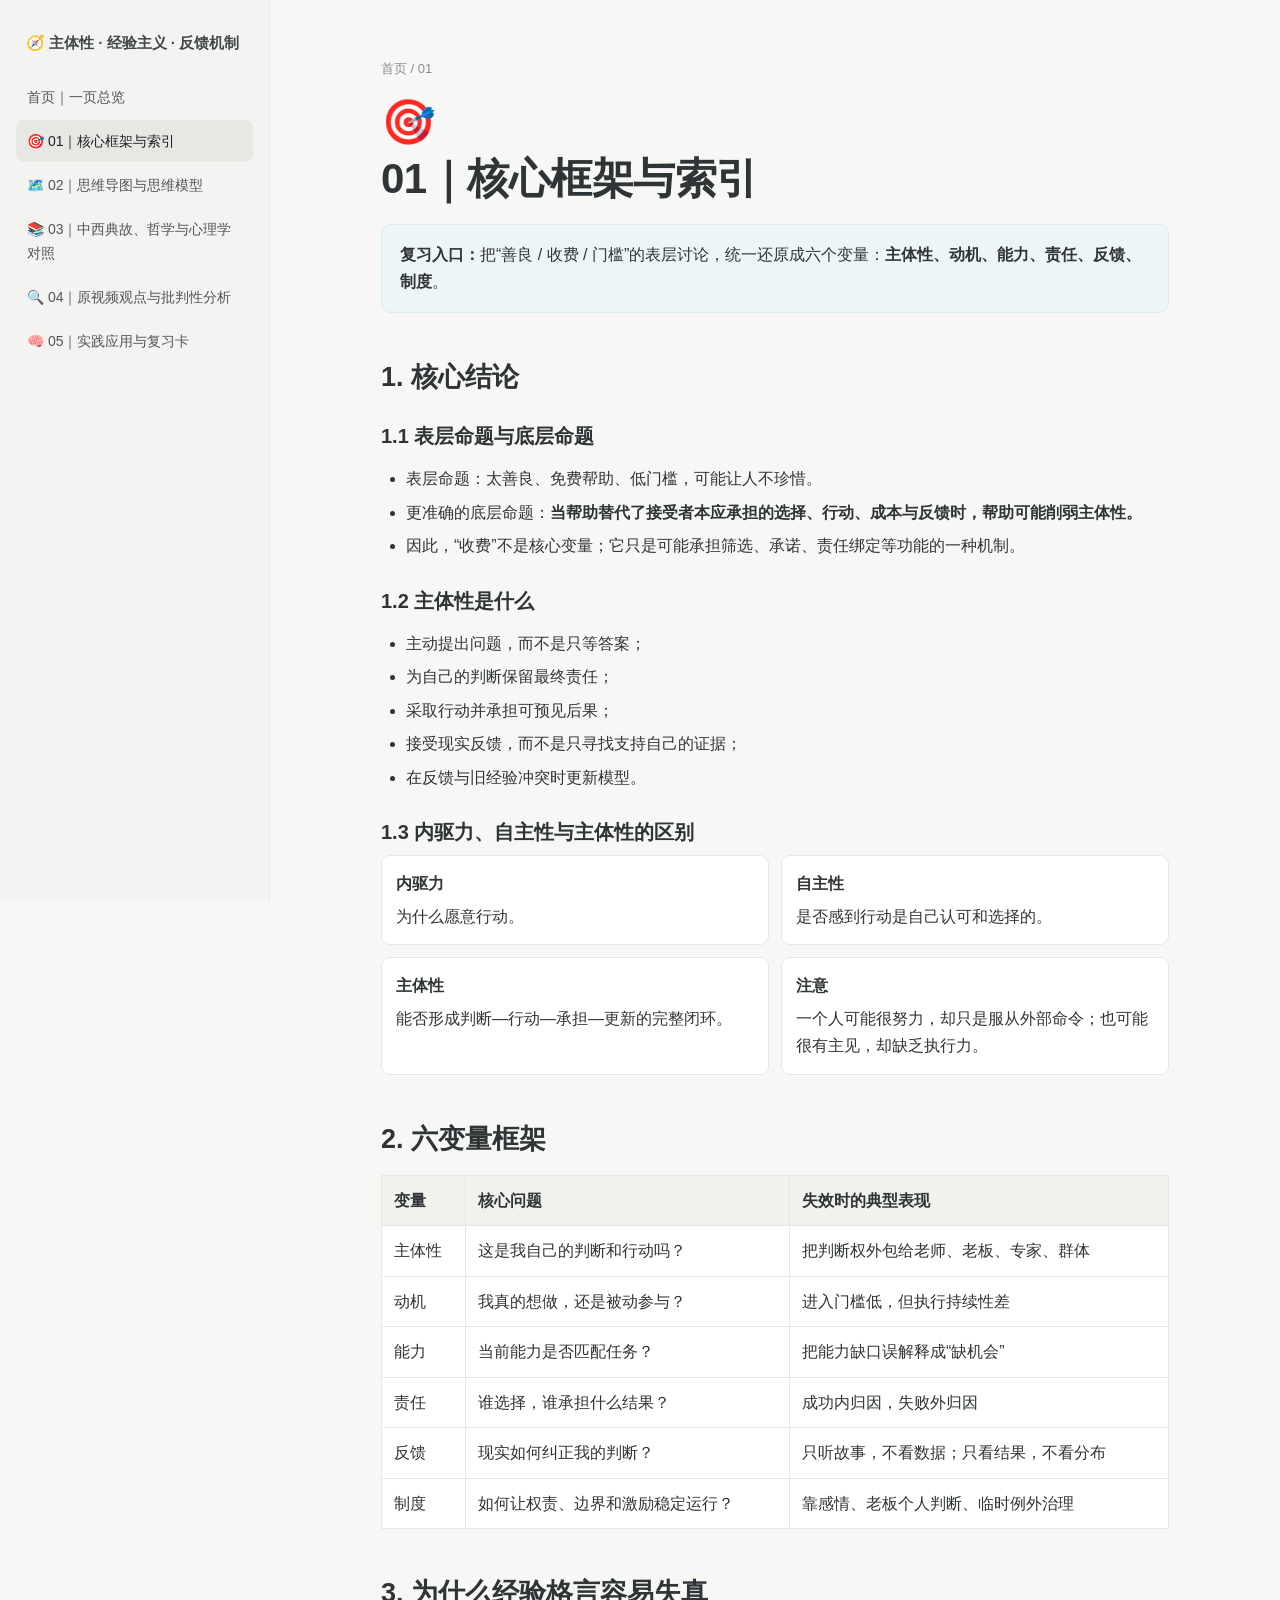
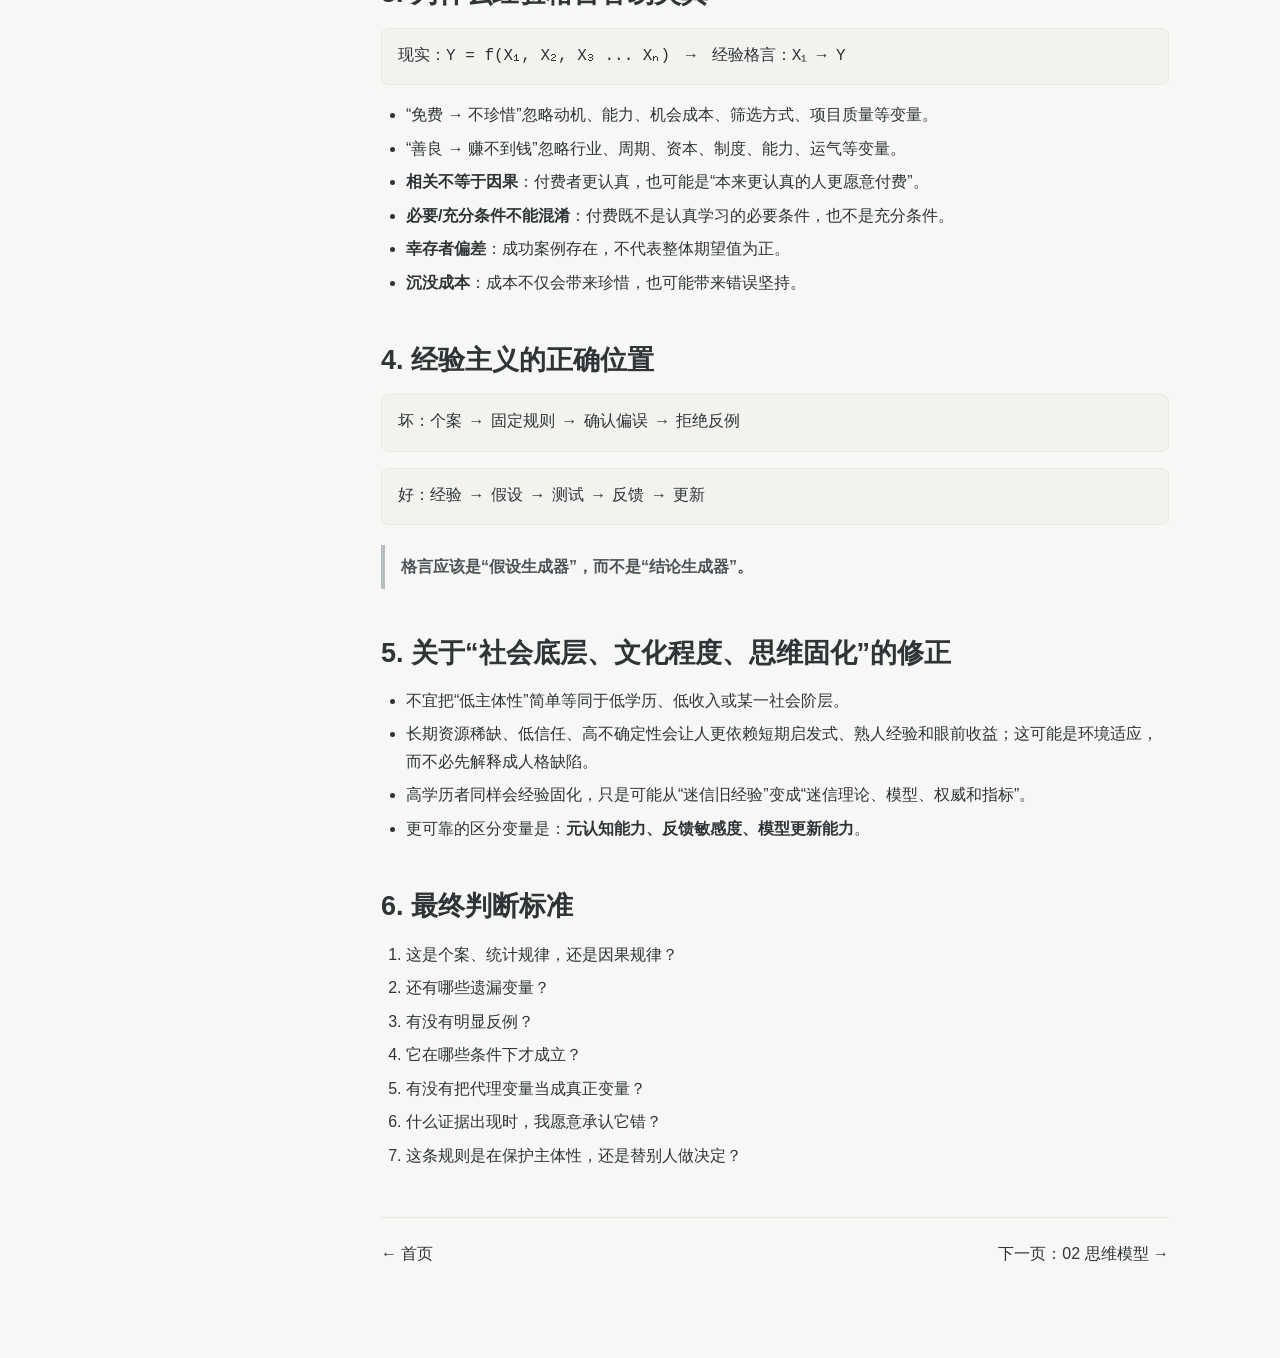
<file: site/01.html>
<!doctype html><html lang="zh-CN"><head><meta charset="utf-8"><meta name="viewport" content="width=device-width,initial-scale=1"><title>01｜核心框架与索引</title><link rel="stylesheet" href="style.css"></head><body><div class="mobileTop"><button data-menu>☰</button><b>Notion 知识库镜像</b></div><div class="layout"><aside class="sidebar"><div class="brand">🧭 主体性 · 经验主义 · 反馈机制</div><nav class="nav">
<a class="" href="index.html">首页｜一页总览</a>
<a class="active" href="01.html">🎯 01｜核心框架与索引</a>
<a class="" href="02.html">🗺️ 02｜思维导图与思维模型</a>
<a class="" href="03.html">📚 03｜中西典故、哲学与心理学对照</a>
<a class="" href="04.html">🔍 04｜原视频观点与批判性分析</a>
<a class="" href="05.html">🧠 05｜实践应用与复习卡</a>
</nav></aside><main class="main"><article class="page">
<div class="crumb"><a href="index.html">首页</a> / 01</div><div class="icon">🎯</div><h1 class="title">01｜核心框架与索引</h1>
<div class="callout"><b>复习入口：</b>把“善良 / 收费 / 门槛”的表层讨论，统一还原成六个变量：<b>主体性、动机、能力、责任、反馈、制度</b>。</div>
<h2>1. 核心结论</h2>
<h3>1.1 表层命题与底层命题</h3>
<ul><li>表层命题：太善良、免费帮助、低门槛，可能让人不珍惜。</li>
<li>更准确的底层命题：<b>当帮助替代了接受者本应承担的选择、行动、成本与反馈时，帮助可能削弱主体性。</b></li>
<li>因此，“收费”不是核心变量；它只是可能承担筛选、承诺、责任绑定等功能的一种机制。</li></ul>
<h3>1.2 主体性是什么</h3>
<ul><li>主动提出问题，而不是只等答案；</li><li>为自己的判断保留最终责任；</li><li>采取行动并承担可预见后果；</li><li>接受现实反馈，而不是只寻找支持自己的证据；</li><li>在反馈与旧经验冲突时更新模型。</li></ul>
<h3>1.3 内驱力、自主性与主体性的区别</h3>
<div class="grid"><div class="mini"><b>内驱力</b>为什么愿意行动。</div><div class="mini"><b>自主性</b>是否感到行动是自己认可和选择的。</div><div class="mini"><b>主体性</b>能否形成判断—行动—承担—更新的完整闭环。</div><div class="mini"><b>注意</b>一个人可能很努力，却只是服从外部命令；也可能很有主见，却缺乏执行力。</div></div>
<h2>2. 六变量框架</h2>
<table class="table"><tr><th>变量</th><th>核心问题</th><th>失效时的典型表现</th></tr>
<tr><td>主体性</td><td>这是我自己的判断和行动吗？</td><td>把判断权外包给老师、老板、专家、群体</td></tr>
<tr><td>动机</td><td>我真的想做，还是被动参与？</td><td>进入门槛低，但执行持续性差</td></tr>
<tr><td>能力</td><td>当前能力是否匹配任务？</td><td>把能力缺口误解释成“缺机会”</td></tr>
<tr><td>责任</td><td>谁选择，谁承担什么结果？</td><td>成功内归因，失败外归因</td></tr>
<tr><td>反馈</td><td>现实如何纠正我的判断？</td><td>只听故事，不看数据；只看结果，不看分布</td></tr>
<tr><td>制度</td><td>如何让权责、边界和激励稳定运行？</td><td>靠感情、老板个人判断、临时例外治理</td></tr></table>
<h2>3. 为什么经验格言容易失真</h2>
<div class="formula">现实：Y = f(X₁, X₂, X₃ ... Xₙ)　→　经验格言：X₁ → Y</div>
<ul><li>“免费 → 不珍惜”忽略动机、能力、机会成本、筛选方式、项目质量等变量。</li>
<li>“善良 → 赚不到钱”忽略行业、周期、资本、制度、能力、运气等变量。</li>
<li><b>相关不等于因果</b>：付费者更认真，也可能是“本来更认真的人更愿意付费”。</li>
<li><b>必要/充分条件不能混淆</b>：付费既不是认真学习的必要条件，也不是充分条件。</li>
<li><b>幸存者偏差</b>：成功案例存在，不代表整体期望值为正。</li>
<li><b>沉没成本</b>：成本不仅会带来珍惜，也可能带来错误坚持。</li></ul>
<h2>4. 经验主义的正确位置</h2>
<div class="formula">坏：个案 → 固定规则 → 确认偏误 → 拒绝反例</div>
<div class="formula">好：经验 → 假设 → 测试 → 反馈 → 更新</div>
<div class="quote">格言应该是“假设生成器”，而不是“结论生成器”。</div>
<h2>5. 关于“社会底层、文化程度、思维固化”的修正</h2>
<ul><li>不宜把“低主体性”简单等同于低学历、低收入或某一社会阶层。</li>
<li>长期资源稀缺、低信任、高不确定性会让人更依赖短期启发式、熟人经验和眼前收益；这可能是环境适应，而不必先解释成人格缺陷。</li>
<li>高学历者同样会经验固化，只是可能从“迷信旧经验”变成“迷信理论、模型、权威和指标”。</li>
<li>更可靠的区分变量是：<b>元认知能力、反馈敏感度、模型更新能力</b>。</li></ul>
<h2>6. 最终判断标准</h2>
<ol><li>这是个案、统计规律，还是因果规律？</li><li>还有哪些遗漏变量？</li><li>有没有明显反例？</li><li>它在哪些条件下才成立？</li><li>有没有把代理变量当成真正变量？</li><li>什么证据出现时，我愿意承认它错？</li><li>这条规则是在保护主体性，还是替别人做决定？</li></ol>
<div class="footer-nav"><a href="index.html">← 首页</a><a href="02.html">下一页：02 思维模型 →</a></div></article></main></div><script src="app.js"></script></body></html>
</file>
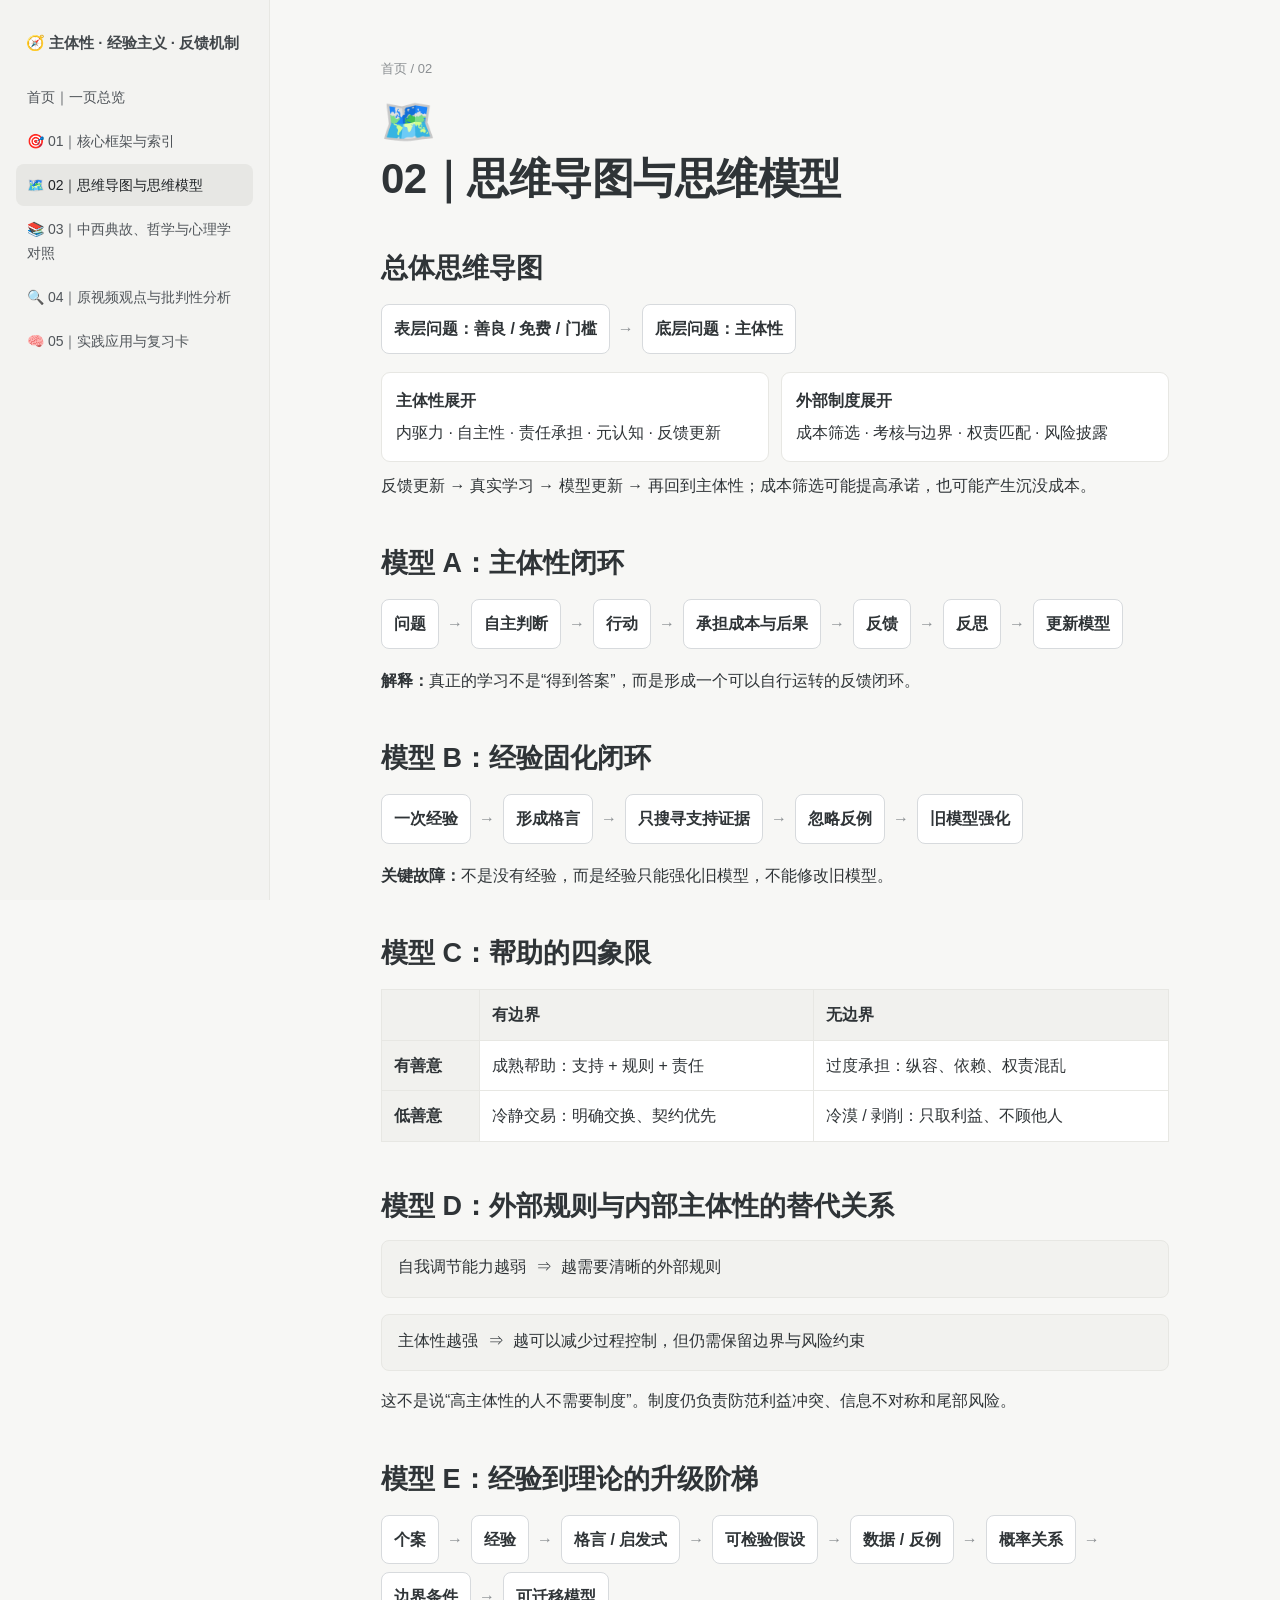
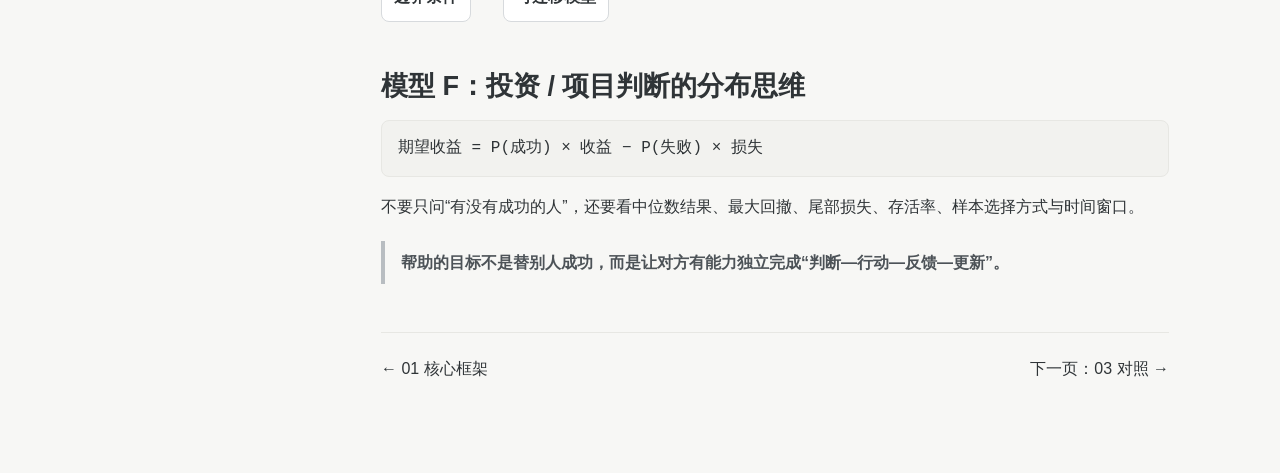
<file: site/02.html>
<!doctype html><html lang="zh-CN"><head><meta charset="utf-8"><meta name="viewport" content="width=device-width,initial-scale=1"><title>02｜思维导图与思维模型</title><link rel="stylesheet" href="style.css"></head><body><div class="mobileTop"><button data-menu>☰</button><b>Notion 知识库镜像</b></div><div class="layout"><aside class="sidebar"><div class="brand">🧭 主体性 · 经验主义 · 反馈机制</div><nav class="nav">
<a class="" href="index.html">首页｜一页总览</a>
<a class="" href="01.html">🎯 01｜核心框架与索引</a>
<a class="active" href="02.html">🗺️ 02｜思维导图与思维模型</a>
<a class="" href="03.html">📚 03｜中西典故、哲学与心理学对照</a>
<a class="" href="04.html">🔍 04｜原视频观点与批判性分析</a>
<a class="" href="05.html">🧠 05｜实践应用与复习卡</a>
</nav></aside><main class="main"><article class="page">
<div class="crumb"><a href="index.html">首页</a> / 02</div><div class="icon">🗺️</div><h1 class="title">02｜思维导图与思维模型</h1>
<h2>总体思维导图</h2>
<div class="flow"><span class="node">表层问题：善良 / 免费 / 门槛</span><span class="arrow">→</span><span class="node">底层问题：主体性</span></div>
<div class="grid">
<div class="mini"><b>主体性展开</b>内驱力 · 自主性 · 责任承担 · 元认知 · 反馈更新</div>
<div class="mini"><b>外部制度展开</b>成本筛选 · 考核与边界 · 权责匹配 · 风险披露</div>
</div>
<p>反馈更新 → 真实学习 → 模型更新 → 再回到主体性；成本筛选可能提高承诺，也可能产生沉没成本。</p>
<h2>模型 A：主体性闭环</h2>
<div class="flow"><span class="node">问题</span><span class="arrow">→</span><span class="node">自主判断</span><span class="arrow">→</span><span class="node">行动</span><span class="arrow">→</span><span class="node">承担成本与后果</span><span class="arrow">→</span><span class="node">反馈</span><span class="arrow">→</span><span class="node">反思</span><span class="arrow">→</span><span class="node">更新模型</span></div>
<p><b>解释：</b>真正的学习不是“得到答案”，而是形成一个可以自行运转的反馈闭环。</p>
<h2>模型 B：经验固化闭环</h2>
<div class="flow"><span class="node">一次经验</span><span class="arrow">→</span><span class="node">形成格言</span><span class="arrow">→</span><span class="node">只搜寻支持证据</span><span class="arrow">→</span><span class="node">忽略反例</span><span class="arrow">→</span><span class="node">旧模型强化</span></div>
<p><b>关键故障：</b>不是没有经验，而是经验只能强化旧模型，不能修改旧模型。</p>
<h2>模型 C：帮助的四象限</h2>
<table class="table"><tr><th></th><th>有边界</th><th>无边界</th></tr>
<tr><th>有善意</th><td>成熟帮助：支持 + 规则 + 责任</td><td>过度承担：纵容、依赖、权责混乱</td></tr>
<tr><th>低善意</th><td>冷静交易：明确交换、契约优先</td><td>冷漠 / 剥削：只取利益、不顾他人</td></tr></table>
<h2>模型 D：外部规则与内部主体性的替代关系</h2>
<div class="formula">自我调节能力越弱 ⇒ 越需要清晰的外部规则</div>
<div class="formula">主体性越强 ⇒ 越可以减少过程控制，但仍需保留边界与风险约束</div>
<p>这不是说“高主体性的人不需要制度”。制度仍负责防范利益冲突、信息不对称和尾部风险。</p>
<h2>模型 E：经验到理论的升级阶梯</h2>
<div class="flow"><span class="node">个案</span><span class="arrow">→</span><span class="node">经验</span><span class="arrow">→</span><span class="node">格言 / 启发式</span><span class="arrow">→</span><span class="node">可检验假设</span><span class="arrow">→</span><span class="node">数据 / 反例</span><span class="arrow">→</span><span class="node">概率关系</span><span class="arrow">→</span><span class="node">边界条件</span><span class="arrow">→</span><span class="node">可迁移模型</span></div>
<h2>模型 F：投资 / 项目判断的分布思维</h2>
<div class="formula">期望收益 = P(成功) × 收益 − P(失败) × 损失</div>
<p>不要只问“有没有成功的人”，还要看中位数结果、最大回撤、尾部损失、存活率、样本选择方式与时间窗口。</p>
<div class="quote">帮助的目标不是替别人成功，而是让对方有能力独立完成“判断—行动—反馈—更新”。</div>
<div class="footer-nav"><a href="01.html">← 01 核心框架</a><a href="03.html">下一页：03 对照 →</a></div></article></main></div><script src="app.js"></script></body></html>
</file>
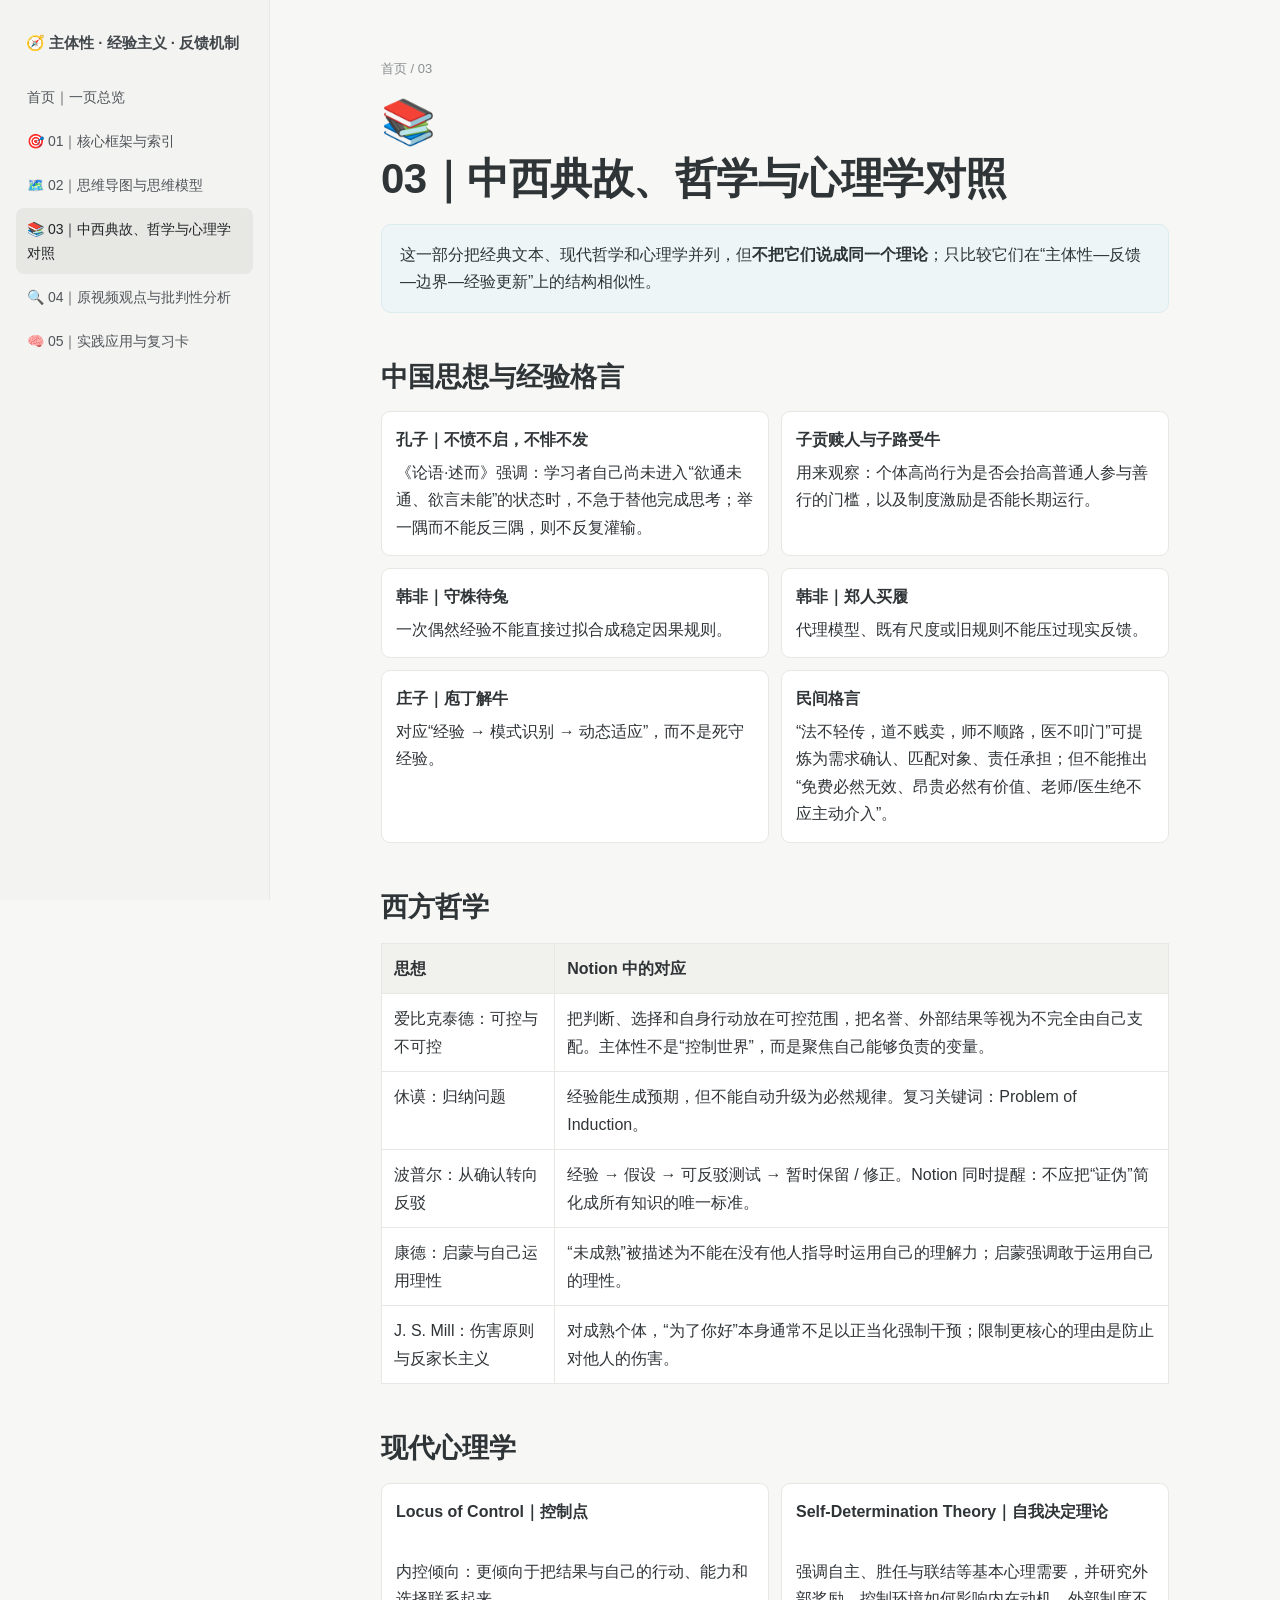
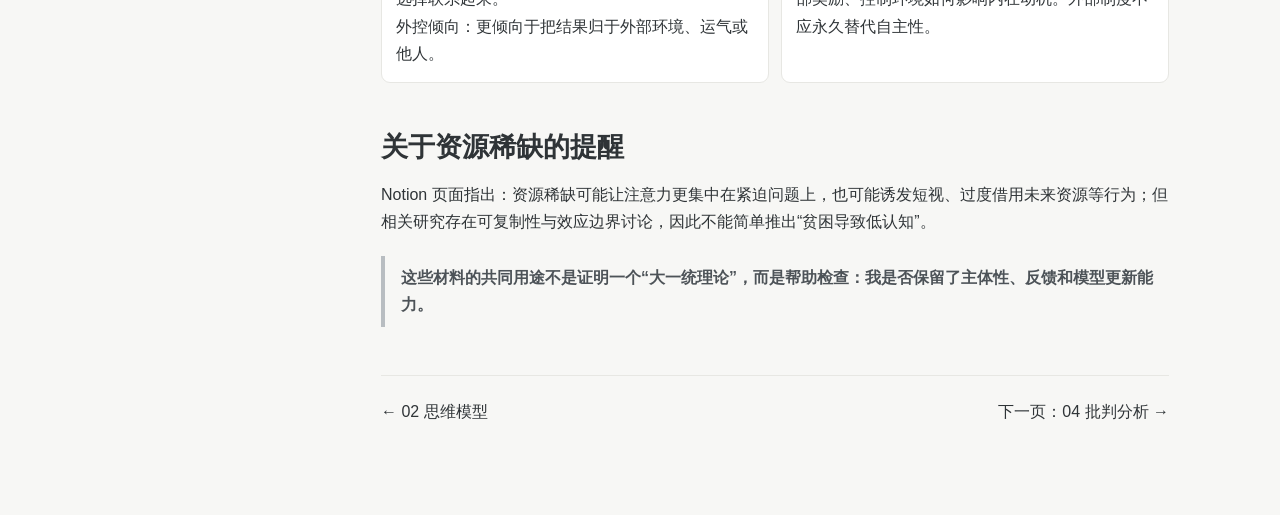
<file: site/03.html>
<!doctype html><html lang="zh-CN"><head><meta charset="utf-8"><meta name="viewport" content="width=device-width,initial-scale=1"><title>03｜中西典故、哲学与心理学对照</title><link rel="stylesheet" href="style.css"></head><body><div class="mobileTop"><button data-menu>☰</button><b>Notion 知识库镜像</b></div><div class="layout"><aside class="sidebar"><div class="brand">🧭 主体性 · 经验主义 · 反馈机制</div><nav class="nav">
<a class="" href="index.html">首页｜一页总览</a>
<a class="" href="01.html">🎯 01｜核心框架与索引</a>
<a class="" href="02.html">🗺️ 02｜思维导图与思维模型</a>
<a class="active" href="03.html">📚 03｜中西典故、哲学与心理学对照</a>
<a class="" href="04.html">🔍 04｜原视频观点与批判性分析</a>
<a class="" href="05.html">🧠 05｜实践应用与复习卡</a>
</nav></aside><main class="main"><article class="page">
<div class="crumb"><a href="index.html">首页</a> / 03</div><div class="icon">📚</div><h1 class="title">03｜中西典故、哲学与心理学对照</h1>
<div class="callout">这一部分把经典文本、现代哲学和心理学并列，但<b>不把它们说成同一个理论</b>；只比较它们在“主体性—反馈—边界—经验更新”上的结构相似性。</div>
<h2>中国思想与经验格言</h2>
<div class="grid">
<div class="mini"><b>孔子｜不愤不启，不悱不发</b>《论语·述而》强调：学习者自己尚未进入“欲通未通、欲言未能”的状态时，不急于替他完成思考；举一隅而不能反三隅，则不反复灌输。</div>
<div class="mini"><b>子贡赎人与子路受牛</b>用来观察：个体高尚行为是否会抬高普通人参与善行的门槛，以及制度激励是否能长期运行。</div>
<div class="mini"><b>韩非｜守株待兔</b>一次偶然经验不能直接过拟合成稳定因果规则。</div>
<div class="mini"><b>韩非｜郑人买履</b>代理模型、既有尺度或旧规则不能压过现实反馈。</div>
<div class="mini"><b>庄子｜庖丁解牛</b>对应“经验 → 模式识别 → 动态适应”，而不是死守经验。</div>
<div class="mini"><b>民间格言</b>“法不轻传，道不贱卖，师不顺路，医不叩门”可提炼为需求确认、匹配对象、责任承担；但不能推出“免费必然无效、昂贵必然有价值、老师/医生绝不应主动介入”。</div>
</div>
<h2>西方哲学</h2>
<table class="table"><tr><th>思想</th><th>Notion 中的对应</th></tr>
<tr><td>爱比克泰德：可控与不可控</td><td>把判断、选择和自身行动放在可控范围，把名誉、外部结果等视为不完全由自己支配。主体性不是“控制世界”，而是聚焦自己能够负责的变量。</td></tr>
<tr><td>休谟：归纳问题</td><td>经验能生成预期，但不能自动升级为必然规律。复习关键词：Problem of Induction。</td></tr>
<tr><td>波普尔：从确认转向反驳</td><td>经验 → 假设 → 可反驳测试 → 暂时保留 / 修正。Notion 同时提醒：不应把“证伪”简化成所有知识的唯一标准。</td></tr>
<tr><td>康德：启蒙与自己运用理性</td><td>“未成熟”被描述为不能在没有他人指导时运用自己的理解力；启蒙强调敢于运用自己的理性。</td></tr>
<tr><td>J. S. Mill：伤害原则与反家长主义</td><td>对成熟个体，“为了你好”本身通常不足以正当化强制干预；限制更核心的理由是防止对他人的伤害。</td></tr></table>
<h2>现代心理学</h2>
<div class="grid">
<div class="mini"><b>Locus of Control｜控制点</b><br>内控倾向：更倾向于把结果与自己的行动、能力和选择联系起来。<br>外控倾向：更倾向于把结果归于外部环境、运气或他人。</div>
<div class="mini"><b>Self-Determination Theory｜自我决定理论</b><br>强调自主、胜任与联结等基本心理需要，并研究外部奖励、控制环境如何影响内在动机。外部制度不应永久替代自主性。</div>
</div>
<h2>关于资源稀缺的提醒</h2>
<p>Notion 页面指出：资源稀缺可能让注意力更集中在紧迫问题上，也可能诱发短视、过度借用未来资源等行为；但相关研究存在可复制性与效应边界讨论，因此不能简单推出“贫困导致低认知”。</p>
<div class="quote">这些材料的共同用途不是证明一个“大一统理论”，而是帮助检查：我是否保留了主体性、反馈和模型更新能力。</div>
<div class="footer-nav"><a href="02.html">← 02 思维模型</a><a href="04.html">下一页：04 批判分析 →</a></div></article></main></div><script src="app.js"></script></body></html>
</file>
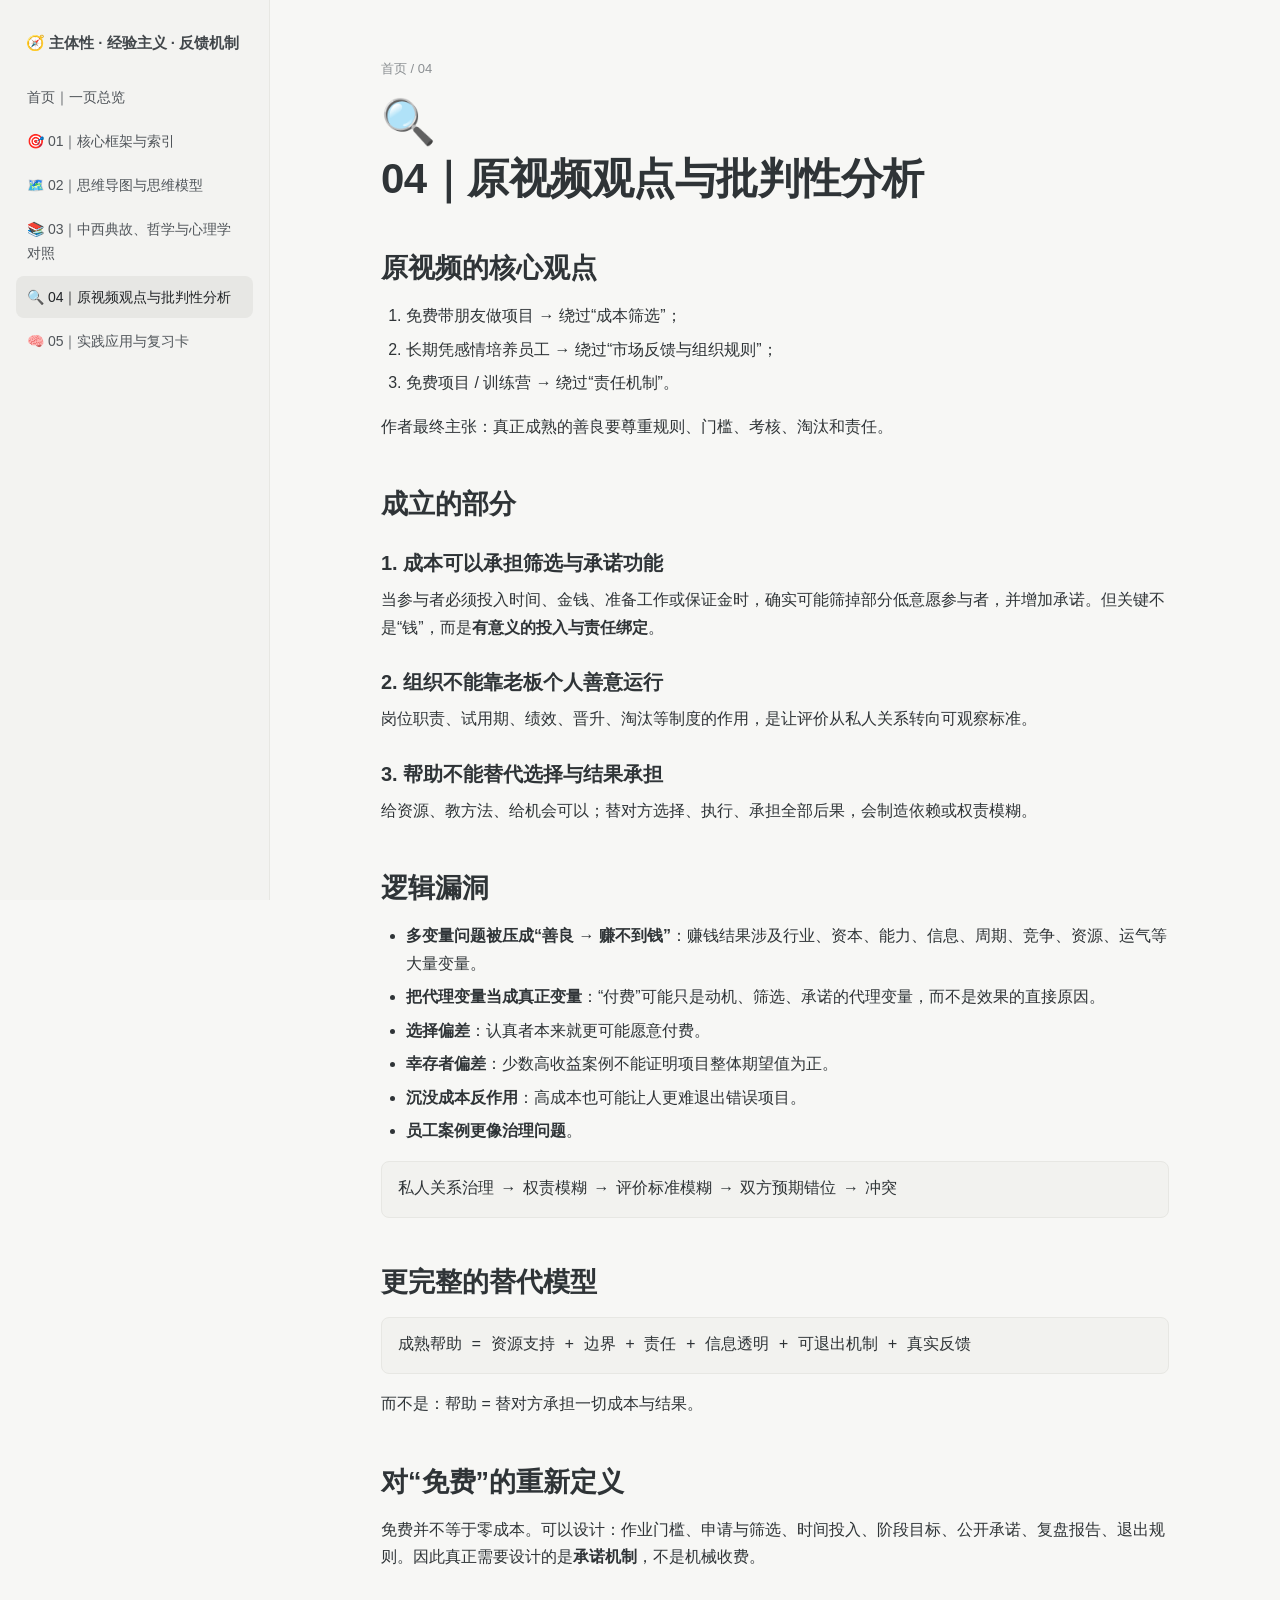
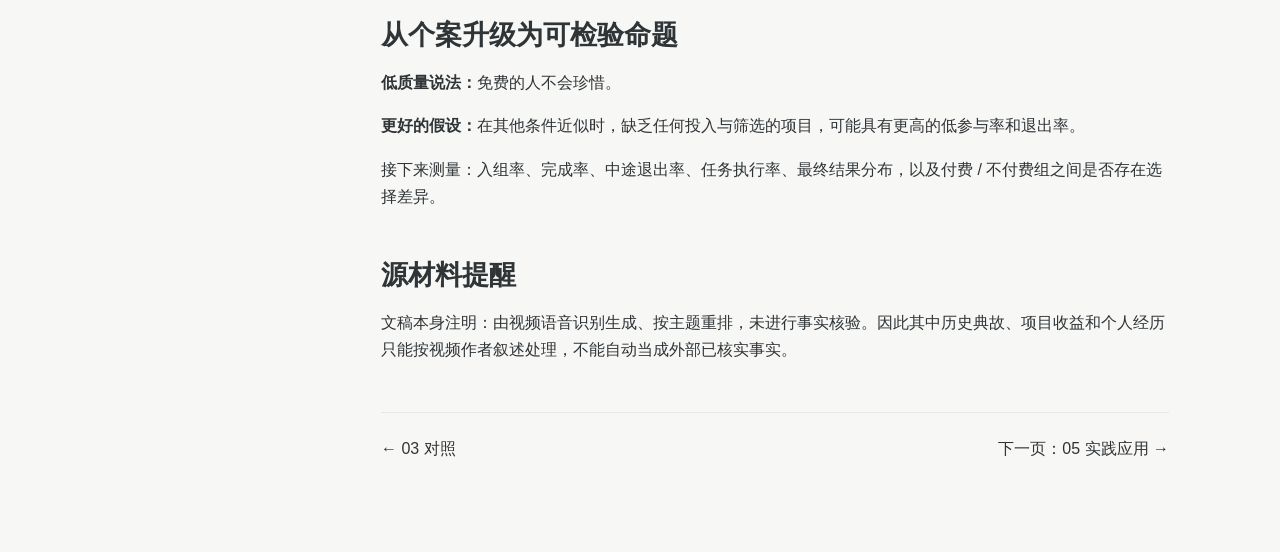
<file: site/04.html>
<!doctype html><html lang="zh-CN"><head><meta charset="utf-8"><meta name="viewport" content="width=device-width,initial-scale=1"><title>04｜原视频观点与批判性分析</title><link rel="stylesheet" href="style.css"></head><body><div class="mobileTop"><button data-menu>☰</button><b>Notion 知识库镜像</b></div><div class="layout"><aside class="sidebar"><div class="brand">🧭 主体性 · 经验主义 · 反馈机制</div><nav class="nav">
<a class="" href="index.html">首页｜一页总览</a>
<a class="" href="01.html">🎯 01｜核心框架与索引</a>
<a class="" href="02.html">🗺️ 02｜思维导图与思维模型</a>
<a class="" href="03.html">📚 03｜中西典故、哲学与心理学对照</a>
<a class="active" href="04.html">🔍 04｜原视频观点与批判性分析</a>
<a class="" href="05.html">🧠 05｜实践应用与复习卡</a>
</nav></aside><main class="main"><article class="page">
<div class="crumb"><a href="index.html">首页</a> / 04</div><div class="icon">🔍</div><h1 class="title">04｜原视频观点与批判性分析</h1>
<h2>原视频的核心观点</h2>
<ol><li>免费带朋友做项目 → 绕过“成本筛选”；</li><li>长期凭感情培养员工 → 绕过“市场反馈与组织规则”；</li><li>免费项目 / 训练营 → 绕过“责任机制”。</li></ol>
<p>作者最终主张：真正成熟的善良要尊重规则、门槛、考核、淘汰和责任。</p>
<h2>成立的部分</h2>
<h3>1. 成本可以承担筛选与承诺功能</h3><p>当参与者必须投入时间、金钱、准备工作或保证金时，确实可能筛掉部分低意愿参与者，并增加承诺。但关键不是“钱”，而是<b>有意义的投入与责任绑定</b>。</p>
<h3>2. 组织不能靠老板个人善意运行</h3><p>岗位职责、试用期、绩效、晋升、淘汰等制度的作用，是让评价从私人关系转向可观察标准。</p>
<h3>3. 帮助不能替代选择与结果承担</h3><p>给资源、教方法、给机会可以；替对方选择、执行、承担全部后果，会制造依赖或权责模糊。</p>
<h2>逻辑漏洞</h2>
<ul><li><b>多变量问题被压成“善良 → 赚不到钱”</b>：赚钱结果涉及行业、资本、能力、信息、周期、竞争、资源、运气等大量变量。</li>
<li><b>把代理变量当成真正变量</b>：“付费”可能只是动机、筛选、承诺的代理变量，而不是效果的直接原因。</li>
<li><b>选择偏差</b>：认真者本来就更可能愿意付费。</li>
<li><b>幸存者偏差</b>：少数高收益案例不能证明项目整体期望值为正。</li>
<li><b>沉没成本反作用</b>：高成本也可能让人更难退出错误项目。</li>
<li><b>员工案例更像治理问题</b>。</li></ul>
<div class="formula">私人关系治理 → 权责模糊 → 评价标准模糊 → 双方预期错位 → 冲突</div>
<h2>更完整的替代模型</h2>
<div class="formula">成熟帮助 = 资源支持 + 边界 + 责任 + 信息透明 + 可退出机制 + 真实反馈</div>
<p>而不是：帮助 = 替对方承担一切成本与结果。</p>
<h2>对“免费”的重新定义</h2>
<p>免费并不等于零成本。可以设计：作业门槛、申请与筛选、时间投入、阶段目标、公开承诺、复盘报告、退出规则。因此真正需要设计的是<b>承诺机制</b>，不是机械收费。</p>
<h2>从个案升级为可检验命题</h2>
<p><b>低质量说法：</b>免费的人不会珍惜。</p>
<p><b>更好的假设：</b>在其他条件近似时，缺乏任何投入与筛选的项目，可能具有更高的低参与率和退出率。</p>
<p>接下来测量：入组率、完成率、中途退出率、任务执行率、最终结果分布，以及付费 / 不付费组之间是否存在选择差异。</p>
<h2>源材料提醒</h2>
<p>文稿本身注明：由视频语音识别生成、按主题重排，未进行事实核验。因此其中历史典故、项目收益和个人经历只能按视频作者叙述处理，不能自动当成外部已核实事实。</p>
<div class="footer-nav"><a href="03.html">← 03 对照</a><a href="05.html">下一页：05 实践应用 →</a></div></article></main></div><script src="app.js"></script></body></html>
</file>
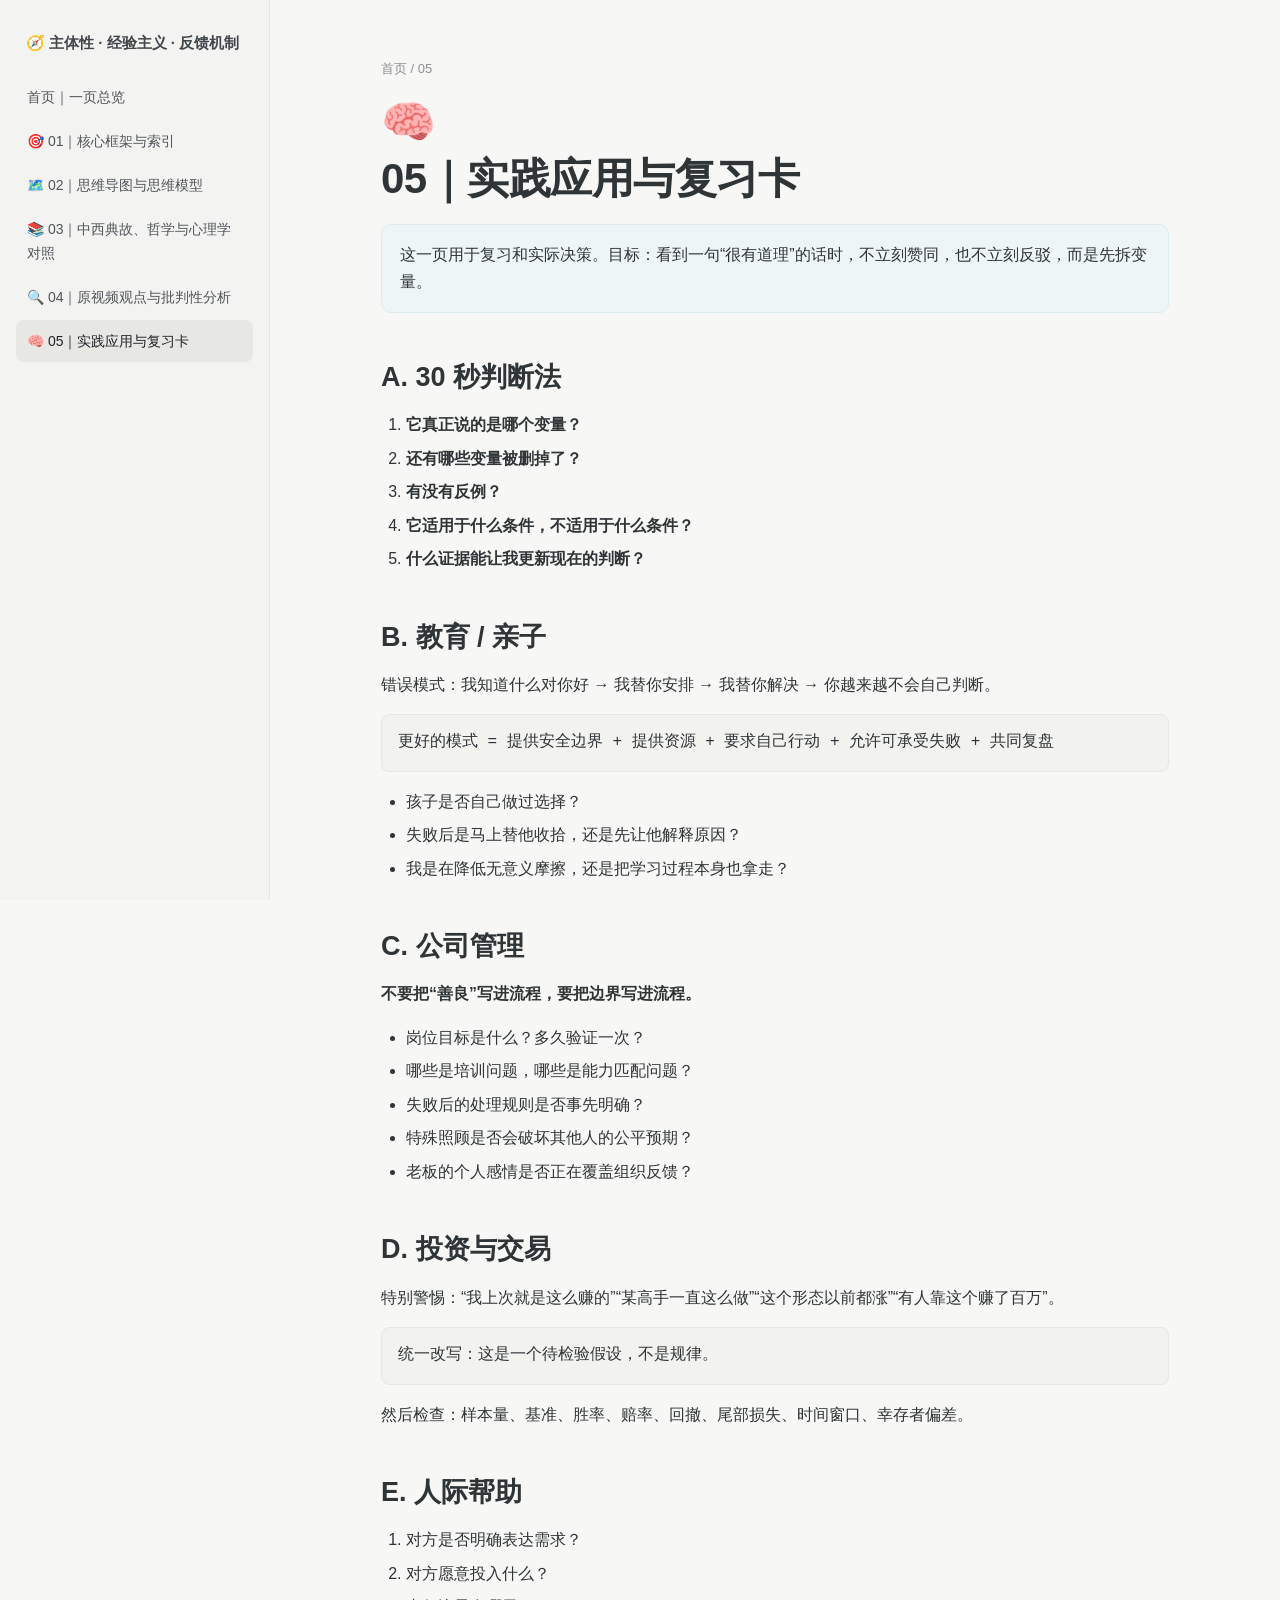
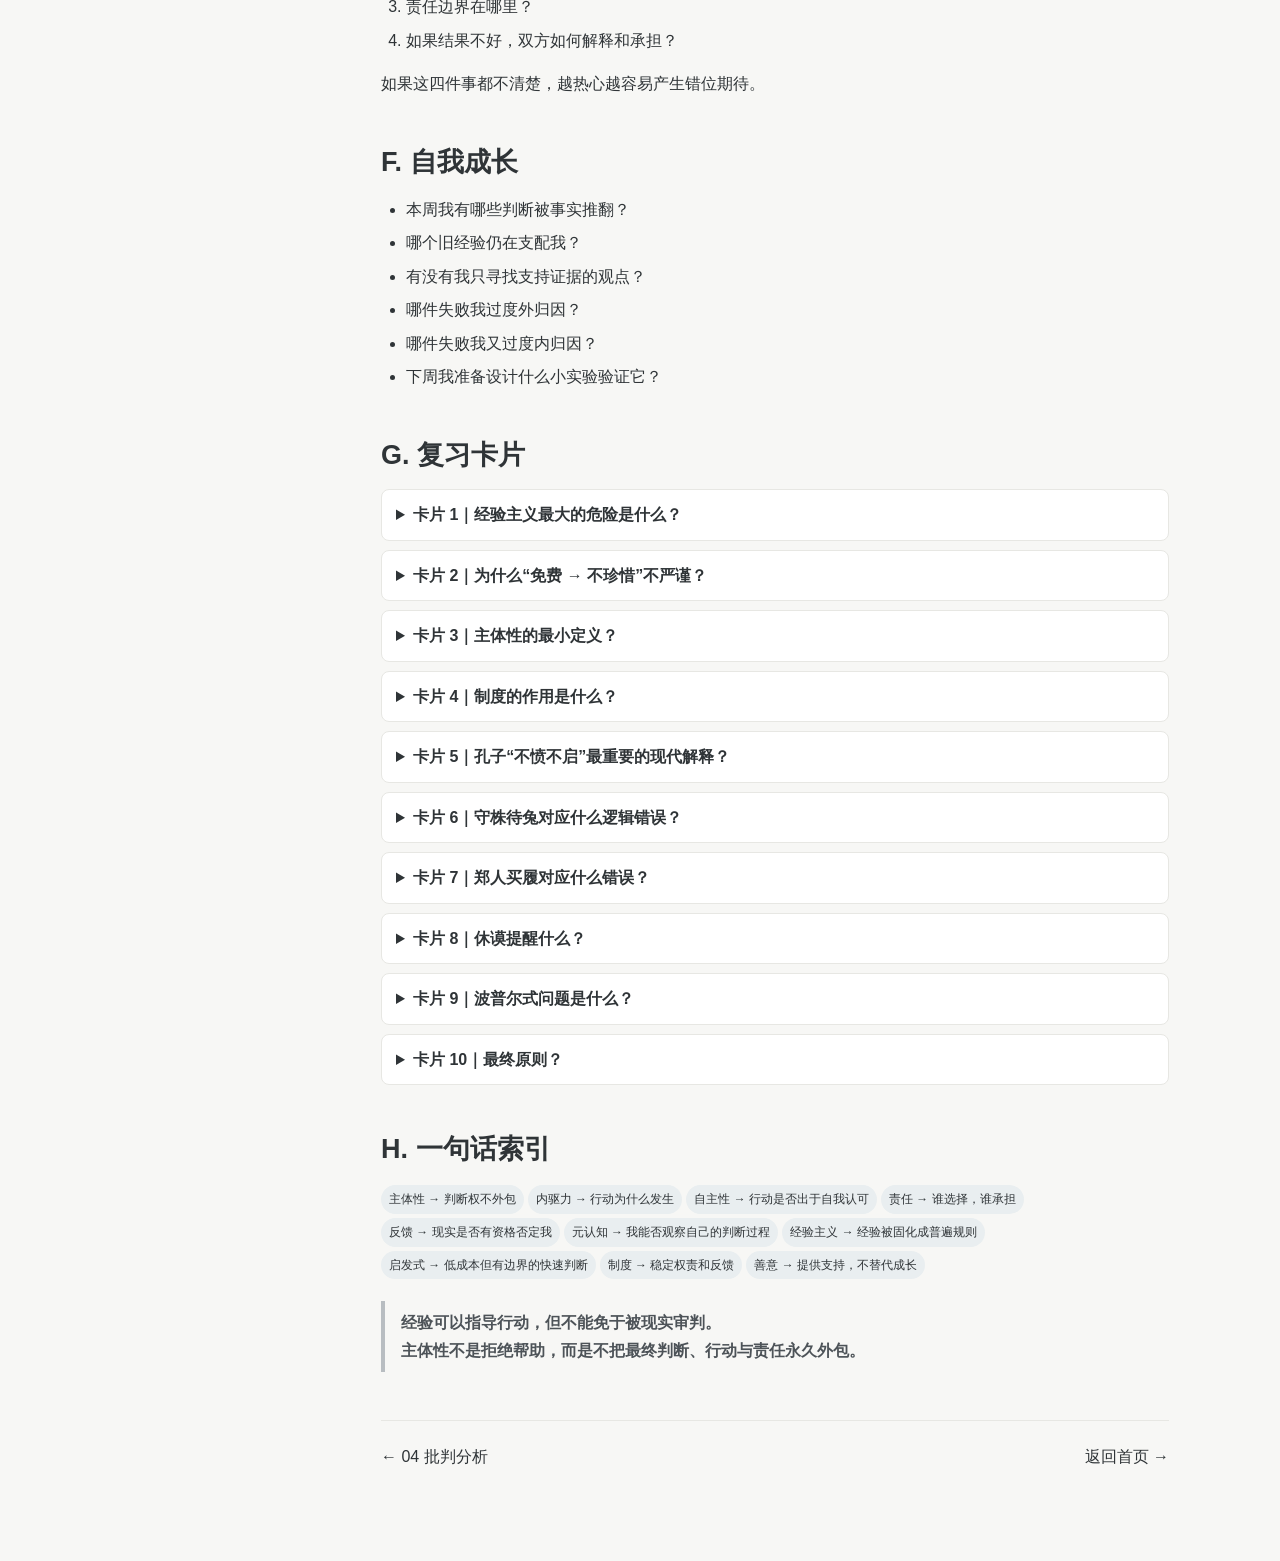
<file: site/05.html>
<!doctype html><html lang="zh-CN"><head><meta charset="utf-8"><meta name="viewport" content="width=device-width,initial-scale=1"><title>05｜实践应用与复习卡</title><link rel="stylesheet" href="style.css"></head><body><div class="mobileTop"><button data-menu>☰</button><b>Notion 知识库镜像</b></div><div class="layout"><aside class="sidebar"><div class="brand">🧭 主体性 · 经验主义 · 反馈机制</div><nav class="nav">
<a class="" href="index.html">首页｜一页总览</a>
<a class="" href="01.html">🎯 01｜核心框架与索引</a>
<a class="" href="02.html">🗺️ 02｜思维导图与思维模型</a>
<a class="" href="03.html">📚 03｜中西典故、哲学与心理学对照</a>
<a class="" href="04.html">🔍 04｜原视频观点与批判性分析</a>
<a class="active" href="05.html">🧠 05｜实践应用与复习卡</a>
</nav></aside><main class="main"><article class="page">
<div class="crumb"><a href="index.html">首页</a> / 05</div><div class="icon">🧠</div><h1 class="title">05｜实践应用与复习卡</h1>
<div class="callout">这一页用于复习和实际决策。目标：看到一句“很有道理”的话时，不立刻赞同，也不立刻反驳，而是先拆变量。</div>
<h2>A. 30 秒判断法</h2>
<ol><li><b>它真正说的是哪个变量？</b></li><li><b>还有哪些变量被删掉了？</b></li><li><b>有没有反例？</b></li><li><b>它适用于什么条件，不适用于什么条件？</b></li><li><b>什么证据能让我更新现在的判断？</b></li></ol>
<h2>B. 教育 / 亲子</h2>
<p>错误模式：我知道什么对你好 → 我替你安排 → 我替你解决 → 你越来越不会自己判断。</p>
<div class="formula">更好的模式 = 提供安全边界 + 提供资源 + 要求自己行动 + 允许可承受失败 + 共同复盘</div>
<ul><li>孩子是否自己做过选择？</li><li>失败后是马上替他收拾，还是先让他解释原因？</li><li>我是在降低无意义摩擦，还是把学习过程本身也拿走？</li></ul>
<h2>C. 公司管理</h2>
<p><b>不要把“善良”写进流程，要把边界写进流程。</b></p>
<ul><li>岗位目标是什么？多久验证一次？</li><li>哪些是培训问题，哪些是能力匹配问题？</li><li>失败后的处理规则是否事先明确？</li><li>特殊照顾是否会破坏其他人的公平预期？</li><li>老板的个人感情是否正在覆盖组织反馈？</li></ul>
<h2>D. 投资与交易</h2>
<p>特别警惕：“我上次就是这么赚的”“某高手一直这么做”“这个形态以前都涨”“有人靠这个赚了百万”。</p>
<div class="formula">统一改写：这是一个待检验假设，不是规律。</div>
<p>然后检查：样本量、基准、胜率、赔率、回撤、尾部损失、时间窗口、幸存者偏差。</p>
<h2>E. 人际帮助</h2>
<ol><li>对方是否明确表达需求？</li><li>对方愿意投入什么？</li><li>责任边界在哪里？</li><li>如果结果不好，双方如何解释和承担？</li></ol>
<p>如果这四件事都不清楚，越热心越容易产生错位期待。</p>
<h2>F. 自我成长</h2>
<ul><li>本周我有哪些判断被事实推翻？</li><li>哪个旧经验仍在支配我？</li><li>有没有我只寻找支持证据的观点？</li><li>哪件失败我过度外归因？</li><li>哪件失败我又过度内归因？</li><li>下周我准备设计什么小实验验证它？</li></ul>
<h2>G. 复习卡片</h2>
<details><summary>卡片 1｜经验主义最大的危险是什么？</summary><p>不是“使用经验”，而是把有限经验固化成不可修改的普遍规律。</p></details>
<details><summary>卡片 2｜为什么“免费 → 不珍惜”不严谨？</summary><p>因为免费只是一个变量 / 代理变量。动机、筛选、能力、机会成本、责任机制、项目质量都可能影响结果。</p></details>
<details><summary>卡片 3｜主体性的最小定义？</summary><p>能够自己形成判断、采取行动、承担后果，并依据反馈更新模型。</p></details>
<details><summary>卡片 4｜制度的作用是什么？</summary><p>不是消灭主体性，而是处理信息不对称、权责冲突和自我约束不足，让反馈稳定存在。</p></details>
<details><summary>卡片 5｜孔子“不愤不启”最重要的现代解释？</summary><p>学习者必须主动加工信息；教师提供启发，而不是替代思考。</p></details>
<details><summary>卡片 6｜守株待兔对应什么逻辑错误？</summary><p>把一次偶然样本过拟合成稳定因果规则。</p></details>
<details><summary>卡片 7｜郑人买履对应什么错误？</summary><p>让代理模型压过现实反馈。</p></details>
<details><summary>卡片 8｜休谟提醒什么？</summary><p>过去重复发生不能仅凭逻辑保证未来必然继续发生。</p></details>
<details><summary>卡片 9｜波普尔式问题是什么？</summary><p>不要只问“什么证明我对”，而要问“什么出现我就承认自己错”。</p></details>
<details><summary>卡片 10｜最终原则？</summary><p>格言用来生成假设，现实反馈用来修改假设。</p></details>
<h2>H. 一句话索引</h2>
<p><span class="tag">主体性 → 判断权不外包</span><span class="tag">内驱力 → 行动为什么发生</span><span class="tag">自主性 → 行动是否出于自我认可</span><span class="tag">责任 → 谁选择，谁承担</span><span class="tag">反馈 → 现实是否有资格否定我</span><span class="tag">元认知 → 我能否观察自己的判断过程</span><span class="tag">经验主义 → 经验被固化成普遍规则</span><span class="tag">启发式 → 低成本但有边界的快速判断</span><span class="tag">制度 → 稳定权责和反馈</span><span class="tag">善意 → 提供支持，不替代成长</span></p>
<div class="quote">经验可以指导行动，但不能免于被现实审判。<br>主体性不是拒绝帮助，而是不把最终判断、行动与责任永久外包。</div>
<div class="footer-nav"><a href="04.html">← 04 批判分析</a><a href="index.html">返回首页 →</a></div></article></main></div><script src="app.js"></script></body></html>
</file>
<file: site/style.css>
:root{--bg:#f7f7f5;--paper:#fff;--ink:#2f3437;--muted:#6f7478;--line:#e7e7e3;--side:#f3f3f1;--accent:#2f6f8f;--soft:#edf5f7}
*{box-sizing:border-box}html{scroll-behavior:smooth}body{margin:0;font-family:-apple-system,BlinkMacSystemFont,"Segoe UI","PingFang SC","Microsoft YaHei",sans-serif;background:var(--bg);color:var(--ink);line-height:1.72}
a{color:inherit;text-decoration:none}.layout{display:grid;grid-template-columns:270px minmax(0,1fr);min-height:100vh}.sidebar{position:sticky;top:0;height:100vh;background:var(--side);border-right:1px solid var(--line);padding:22px 16px;overflow:auto}.brand{font-weight:800;font-size:15px;padding:8px 10px 18px;color:#42474b}.nav a{display:block;padding:9px 11px;border-radius:8px;margin:2px 0;font-size:14px;color:#50555a}.nav a:hover,.nav a.active{background:#e7e7e4;color:#202326}.nav .sub{padding-left:22px;font-size:13px}.main{min-width:0}.page{max-width:900px;margin:0 auto;padding:58px 56px 90px}.crumb{font-size:13px;color:#8b8f92;margin-bottom:20px}.icon{font-size:44px;line-height:1}.title{font-size:42px;line-height:1.18;margin:10px 0 12px;letter-spacing:-.5px}.lead{font-size:18px;color:#555b60;margin:0 0 28px}.callout{background:var(--soft);border:1px solid #dcebed;border-radius:10px;padding:16px 18px;margin:20px 0}.toc{display:grid;grid-template-columns:repeat(2,minmax(0,1fr));gap:10px;margin:24px 0}.toc a,.card{background:var(--paper);border:1px solid var(--line);border-radius:10px;padding:15px 16px}.toc a:hover{border-color:#c9ccce;transform:translateY(-1px)}h1,h2,h3{line-height:1.3}h2{font-size:27px;margin:42px 0 16px;padding-top:5px}h3{font-size:20px;margin:28px 0 10px}p{margin:10px 0 16px}ul,ol{padding-left:25px}li{margin:6px 0}.formula{font-family:ui-monospace,SFMono-Regular,Menlo,monospace;background:#f2f2ef;border:1px solid var(--line);border-radius:8px;padding:14px 16px;margin:16px 0;overflow:auto}.quote{border-left:4px solid #b8bdc1;padding:8px 0 8px 16px;color:#4d5358;margin:20px 0;font-weight:600}.grid{display:grid;grid-template-columns:repeat(2,minmax(0,1fr));gap:12px}.mini{background:#fff;border:1px solid var(--line);border-radius:9px;padding:14px}.mini b{display:block;margin-bottom:5px}.table{width:100%;border-collapse:collapse;margin:18px 0;background:#fff}.table th,.table td{border:1px solid var(--line);padding:11px 12px;text-align:left;vertical-align:top}.table th{background:#f1f1ee}.flow{display:flex;flex-wrap:wrap;gap:8px;align-items:center;margin:18px 0}.node{padding:10px 12px;border:1px solid #d7dadd;background:#fff;border-radius:8px;font-weight:650}.arrow{color:#8b8f92}.tag{display:inline-block;font-size:12px;background:#e9eef0;border-radius:999px;padding:4px 8px;margin:2px 4px 2px 0}.footer-nav{display:flex;justify-content:space-between;gap:12px;margin-top:48px;padding-top:22px;border-top:1px solid var(--line)}details{background:#fff;border:1px solid var(--line);border-radius:8px;padding:11px 14px;margin:9px 0}summary{cursor:pointer;font-weight:700}.muted{color:var(--muted);font-size:13px}.mobileTop{display:none}
@media(max-width:800px){.layout{display:block}.sidebar{position:fixed;z-index:20;left:-285px;width:270px;transition:.2s}.sidebar.open{left:0;box-shadow:12px 0 28px rgba(0,0,0,.12)}.mobileTop{display:flex;position:sticky;top:0;z-index:15;background:rgba(247,247,245,.94);backdrop-filter:blur(8px);border-bottom:1px solid var(--line);padding:10px 14px;align-items:center;gap:12px}.mobileTop button{border:0;background:#e9e9e6;border-radius:7px;padding:8px 11px}.page{padding:34px 20px 70px}.title{font-size:34px}.toc,.grid{grid-template-columns:1fr}.table{font-size:14px}.footer-nav{flex-direction:column}}
</file>
<file: fitbalance-android/app/src/main/assets/app.css>
:root{
  --bg:#0d1410;--panel:#151f19;--panel2:#1b2820;--line:#2b3b31;--text:#f2f7f0;--muted:#9ca99f;
  --lime:#9ee36d;--lime2:#c2f59d;--blue:#77bdfb;--amber:#ffcb6b;--red:#ff887c;--good:#78d59a;
  --shadow:0 14px 40px rgba(0,0,0,.22);--r:22px
}
*{box-sizing:border-box}html,body{margin:0;background:var(--bg);color:var(--text);font-family:-apple-system,BlinkMacSystemFont,"Noto Sans SC","Microsoft YaHei",sans-serif}
body{min-height:100vh}.app{max-width:760px;margin:auto;padding:env(safe-area-inset-top) 14px calc(92px + env(safe-area-inset-bottom))}
header{display:flex;justify-content:space-between;align-items:flex-start;padding:20px 3px 10px}
.brand{font-size:31px;font-weight:900;letter-spacing:2px}.brand b{color:var(--lime)}.sub{color:var(--muted);font-size:12px;margin-top:4px}
.date{text-align:right;color:var(--muted);font-size:12px;line-height:1.55}
.page{display:none}.page.on{display:block}.section{margin-top:18px}.section-title{display:flex;justify-content:space-between;align-items:end;margin:0 2px 10px}
.section-title h2{font-size:18px;margin:0}.section-title span{font-size:12px;color:var(--muted)}
.card{background:linear-gradient(155deg,var(--panel2),var(--panel));border:1px solid var(--line);border-radius:var(--r);padding:16px;box-shadow:var(--shadow)}
.hero{padding:18px;background:linear-gradient(135deg,#1d3022,#15231a 60%,#273720);border:1px solid #3b513f;border-radius:26px;box-shadow:var(--shadow)}
.hero-top{display:flex;justify-content:space-between;gap:12px}.hero h1{font-size:19px;margin:0 0 6px}.hero p{margin:0;color:#c7d3c9;font-size:13px;line-height:1.55}
.big-balance{text-align:right}.big-balance strong{font-size:32px;color:var(--lime)}.big-balance small{display:block;color:var(--muted);font-size:11px}
.grid2{display:grid;grid-template-columns:1fr 1fr;gap:11px}.grid3{display:grid;grid-template-columns:repeat(3,1fr);gap:9px}
.stat{background:#111a15;border:1px solid var(--line);border-radius:18px;padding:13px}.stat .k{color:var(--muted);font-size:11px}.stat .v{font-size:22px;font-weight:800;margin-top:6px}.stat .u{font-size:11px;color:var(--muted);font-weight:500}
.progress{height:8px;background:#0c130f;border-radius:99px;overflow:hidden;margin-top:9px}.bar{height:100%;width:0;background:linear-gradient(90deg,var(--lime),#55c887);border-radius:99px}
.macro{padding:13px;background:#101813;border:1px solid var(--line);border-radius:18px}.macro-head{display:flex;justify-content:space-between;font-size:13px}.macro strong{font-size:18px}
.pill{display:inline-flex;align-items:center;gap:6px;padding:6px 9px;border-radius:999px;background:#26372c;border:1px solid #3b4e40;color:#dce8dd;font-size:11px;margin:2px 4px 2px 0}
.pill.lime{background:#243b28;color:var(--lime2);border-color:#486148}.pill.warn{background:#3a2e17;color:#ffd88b;border-color:#5d4a24}.pill.red{background:#3a2220;color:#ffb0a8;border-color:#67413d}
.alert{padding:13px 14px;border-radius:17px;background:#18231c;border:1px solid var(--line);font-size:12px;line-height:1.6;color:#cad5cc;margin-top:9px}.alert.warn{border-color:#654f25;background:#302716;color:#f4d692}.alert.red{border-color:#65413d;background:#2d1d1c;color:#ffc2bc}
.row{display:flex;align-items:center;gap:10px}.between{display:flex;align-items:center;justify-content:space-between;gap:12px}
label{font-size:12px;color:var(--muted)}input,select,button,textarea{font:inherit}
input,select{width:100%;background:#0e1712;color:var(--text);border:1px solid #34463a;border-radius:14px;padding:12px;outline:none}
input:focus,select:focus{border-color:#6c9f61}.field{margin-top:11px}.field-grid{display:grid;grid-template-columns:1fr 1fr;gap:10px}
.btn{border:0;border-radius:14px;padding:12px 14px;font-weight:800;background:var(--lime);color:#112012}.btn.secondary{background:#243129;color:#e6eee8;border:1px solid #3b4c40}.btn.ghost{background:transparent;color:#dce8dd;border:1px solid #3b4c40}.btn.danger{background:#4d2926;color:#ffc3bd}.btn:active{transform:scale(.985)}
.quick-foods{display:flex;gap:8px;overflow:auto;padding:2px 0 6px}.quick{white-space:nowrap;border:1px solid var(--line);background:#131d17;color:#dfe9e1;border-radius:999px;padding:8px 11px;font-size:12px}
.list{margin-top:8px}.item{display:flex;gap:11px;padding:13px 0;border-bottom:1px solid var(--line)}.item:last-child{border:0}.item-icon{width:40px;height:40px;border-radius:13px;background:#223229;display:grid;place-items:center;font-size:19px;flex:0 0 auto}.item-main{flex:1;min-width:0}.item-title{font-weight:800;font-size:14px}.item-sub{color:var(--muted);font-size:11px;margin-top:4px;line-height:1.45}.item-side{text-align:right;font-size:13px}.item-side b{display:block}.del{border:0;background:transparent;color:#8c9a90;padding:5px}
.photo-box{border:1px dashed #4e6354;border-radius:18px;overflow:hidden;background:#101813;min-height:140px;display:grid;place-items:center;position:relative}.photo-box img{width:100%;height:220px;object-fit:cover;display:none}.photo-placeholder{text-align:center;color:var(--muted);font-size:12px;padding:25px}.photo-placeholder b{display:block;color:#dfe8e1;font-size:15px;margin-bottom:6px}
.photo-input{position:absolute;inset:0;opacity:0;width:100%;height:100%}.dish-components{display:flex;gap:6px;flex-wrap:wrap;margin-top:10px}.dish-chip{padding:7px 9px;border-radius:12px;background:#213027;border:1px solid #33473a;font-size:11px}
.steps-ring{width:150px;height:150px;margin:auto;border-radius:50%;display:grid;place-items:center;background:conic-gradient(var(--lime) var(--p,0%),#223028 0);position:relative}.steps-ring:after{content:"";position:absolute;width:124px;height:124px;border-radius:50%;background:#121b16}.steps-ring .inside{z-index:1;text-align:center}.steps-ring strong{font-size:30px}.steps-ring small{display:block;color:var(--muted)}
.exercise-type{display:grid;grid-template-columns:repeat(4,1fr);gap:7px}.exercise-type button{padding:9px 5px;border-radius:13px;border:1px solid var(--line);background:#131d17;color:#bfcac2;font-size:11px}.exercise-type button.on{background:#29452d;color:var(--lime2);border-color:#54725a}
.muscle-grid{display:grid;grid-template-columns:1fr 1fr;gap:10px}.muscle{background:#111a15;border:1px solid var(--line);border-radius:18px;padding:14px}.muscle.good{border-color:#375d43}.muscle.mid{border-color:#675328}.muscle.bad{border-color:#633b38}.muscle .name{font-weight:900}.muscle .ready{font-size:12px;margin-top:6px}.muscle .meta{font-size:11px;color:var(--muted);margin-top:4px}.soreness{display:flex;gap:5px;margin-top:9px}.soreness button{width:26px;height:26px;border-radius:8px;border:1px solid #384a3e;background:#172219;color:#c8d2ca;font-size:11px}.soreness button.on{background:#38573d;color:#dff8c9}
.chart{height:110px;width:100%;margin-top:8px}.chart svg{width:100%;height:100%;overflow:visible}.chart text{fill:#839087;font-size:9px}.chart polyline{fill:none;stroke:var(--lime);stroke-width:3}.chart circle{fill:var(--lime)}
.switch-row{display:flex;align-items:center;justify-content:space-between;gap:10px;padding:12px 0;border-bottom:1px solid var(--line)}.switch-row:last-child{border:0}.switch-row b{font-size:14px}.switch-row small{display:block;color:var(--muted);font-size:11px;margin-top:3px}
.switch{width:48px;height:28px;border-radius:999px;background:#2c3a31;padding:3px;transition:.2s}.switch i{display:block;width:22px;height:22px;border-radius:50%;background:#9aa69d;transition:.2s}.switch.on{background:#3c6a42}.switch.on i{transform:translateX(20px);background:var(--lime)}
.fasting{display:grid;grid-template-columns:1fr auto;gap:10px;align-items:center}.fasting .status{font-size:22px;font-weight:900}.fasting .time{color:var(--muted);font-size:12px;margin-top:5px}.countdown{font-size:24px;color:var(--lime);font-weight:900}
.ref{font-size:10px;color:#728078;line-height:1.55;margin-top:10px}
.note{font-size:11px;color:#8d9a91;line-height:1.6}
.empty{text-align:center;color:var(--muted);font-size:12px;padding:22px}
hr{border:0;border-top:1px solid var(--line);margin:16px 0}
nav{position:fixed;left:0;right:0;bottom:0;background:rgba(12,18,14,.97);border-top:1px solid var(--line);padding:7px 10px calc(7px + env(safe-area-inset-bottom));z-index:40;backdrop-filter:blur(14px)}
.nav-inner{max-width:760px;margin:auto;display:grid;grid-template-columns:repeat(5,1fr)}.nav-btn{text-align:center;color:#7f8d84;font-size:10px;padding:5px 2px}.nav-btn .ico{display:block;font-size:20px;margin-bottom:3px}.nav-btn.on{color:var(--lime);font-weight:800}
.toast{position:fixed;left:50%;bottom:96px;transform:translateX(-50%) translateY(20px);background:#26342b;border:1px solid #435749;color:#f0f6f1;padding:10px 14px;border-radius:12px;font-size:12px;opacity:0;pointer-events:none;transition:.25s;z-index:100}.toast.on{opacity:1;transform:translateX(-50%) translateY(0)}
@media(max-width:460px){.grid3{grid-template-columns:1fr 1fr}.field-grid{grid-template-columns:1fr 1fr}.exercise-type{grid-template-columns:1fr 1fr}.brand{font-size:28px}.big-balance strong{font-size:28px}.muscle-grid{grid-template-columns:1fr 1fr}}

.buff-chips{display:flex;gap:7px;flex-wrap:wrap;margin-top:11px}.buff-chip{padding:7px 9px;border-radius:999px;font-size:11px;border:1px solid #34463a;background:#18221c;color:#cbd6ce}.buff-chip.good{background:#173020;border-color:#315e3d;color:#a9e7b9}.buff-chip.warn{background:#342b18;border-color:#604d25;color:#ffd98f}.buff-chip.bad{background:#3a211f;border-color:#68403c;color:#ffb0a8}
.buff-score{min-width:76px;text-align:right}.buff-score strong{font-size:34px;line-height:1;color:#cfe9c2}.buff-score small{display:block;color:var(--muted);font-size:11px;margin-top:4px}
.buff-meter{height:10px;margin-top:14px;border-radius:999px;background:#101713;border:1px solid #27372e;overflow:hidden}.buff-meter i{display:block;height:100%;width:0;background:linear-gradient(90deg,#69d48d,#f3cc65,#f18376);transition:width .25s ease}
.mini-trend{display:flex;gap:6px;align-items:end;height:54px;margin-top:12px;padding-top:6px;border-top:1px solid var(--line)}.mini-trend .day{flex:1;display:flex;flex-direction:column;justify-content:end;align-items:center;gap:3px;min-width:0}.mini-trend .col{width:100%;max-width:24px;min-height:2px;border-radius:6px 6px 2px 2px;background:linear-gradient(#f0a56e,#d9645b)}.mini-trend small{font-size:8px;color:#718078;white-space:nowrap}

.emergency-card{border-color:#5f3330;background:linear-gradient(150deg,rgba(58,30,28,.92),rgba(24,30,26,.94));backdrop-filter:blur(18px);-webkit-backdrop-filter:blur(18px)}
.emergency-top{display:flex;justify-content:space-between;gap:12px;align-items:center}.emergency-top h3{margin:4px 0 0;font-size:15px;line-height:1.45}.emergency-kicker{font-size:10px;letter-spacing:1.2px;color:#ffb1aa;text-transform:uppercase}
.sos-btn{min-width:86px;min-height:58px;border:1px solid #824d47;background:linear-gradient(145deg,#e45d52,#ad3d37);color:white;border-radius:18px;font-weight:900;font-size:22px;box-shadow:0 10px 25px rgba(193,67,57,.22)}
.emergency-grid{display:grid;grid-template-columns:1fr 1fr;gap:9px;margin-top:13px}.contact-call{display:flex;flex-direction:column;align-items:flex-start;gap:3px;border:1px solid #4b403c;background:rgba(33,31,28,.75);color:#eef3ef;padding:12px;border-radius:15px;min-height:56px}.contact-call b{font-size:13px}.contact-call small{font-size:10px;color:#aaa7a1}.contact-call:disabled{opacity:.45}
.emergency-signs{display:grid;grid-template-columns:1fr 1fr;gap:9px;margin-top:12px}.emergency-signs>div{background:rgba(20,24,21,.72);border:1px solid #403b35;border-radius:15px;padding:11px}.emergency-signs b{display:block;font-size:12px;color:#ffe1dd;margin-bottom:5px}.emergency-signs span{font-size:10px;line-height:1.55;color:#babfba}
.contact-editor{margin-top:14px;padding-top:12px;border-top:1px solid var(--line)}.contact-label{font-size:12px;font-weight:800;color:#e4ece6;margin-bottom:2px}.emergency-actions{display:grid;grid-template-columns:1fr 1fr;gap:8px}
.onboarding{position:fixed;inset:0;z-index:120;background:rgba(4,8,6,.76);display:none;align-items:flex-end;padding:12px;backdrop-filter:blur(16px);-webkit-backdrop-filter:blur(16px)}.onboarding.on{display:flex}.onboarding-sheet{width:100%;max-width:720px;margin:0 auto;background:rgba(18,28,22,.96);border:1px solid #34493a;border-radius:26px;padding:18px;max-height:88vh;overflow:auto;box-shadow:0 26px 80px rgba(0,0,0,.45)}.onboarding-sheet h2{font-size:20px;margin:5px 0}.close-x{border:1px solid #3b4a40;background:#1b2820;color:#d4ddd6;border-radius:13px;padding:9px 11px}.onboarding-conditions{display:grid;grid-template-columns:1fr 1fr;gap:8px;margin-top:12px}.onboarding-conditions label{display:flex;gap:8px;align-items:center;background:#111a15;border:1px solid var(--line);border-radius:13px;padding:11px;color:#dce4de;font-size:12px}.onboarding-conditions input{width:auto;accent-color:#9ee36d}
@media(max-width:460px){.emergency-signs,.emergency-actions{grid-template-columns:1fr}.emergency-grid{grid-template-columns:1fr 1fr}.onboarding-conditions{grid-template-columns:1fr 1fr}}

.zhuangzi-home{position:relative;overflow:hidden;background:linear-gradient(145deg,rgba(30,43,34,.94),rgba(16,25,20,.96));border-color:#405445}
.zhuangzi-home:before,.zhuangzi-card:before{content:"";position:absolute;width:160px;height:160px;border-radius:50%;right:-70px;top:-70px;background:rgba(158,227,109,.07);filter:blur(8px);pointer-events:none}
.zhuangzi-badge{display:inline-flex;align-items:center;min-height:26px;padding:5px 9px;border-radius:999px;background:#24372a;border:1px solid #3d5844;color:#c9f4ae;font-size:10px;font-weight:800;letter-spacing:.4px}
.zhuangzi-home-title{font-family:"Noto Serif SC","Songti SC",serif;font-size:19px;font-weight:900;margin-top:11px}
.zhuangzi-home-quote{font-family:"Noto Serif SC","Songti SC",serif;color:#d8e2d9;font-size:14px;line-height:1.75;margin:8px 0 9px;padding-left:11px;border-left:2px solid #5d7b62}
.zhuangzi-card{position:relative;overflow:hidden;background:linear-gradient(150deg,rgba(27,41,32,.94),rgba(13,21,16,.98));border-color:#3c5141}
.zhuangzi-card h3{font-family:"Noto Serif SC","Songti SC",serif;font-size:22px;margin:10px 0 3px;line-height:1.35}
.zhuangzi-ring{width:76px;height:76px;border-radius:50%;display:grid;place-items:center;text-align:center;background:radial-gradient(circle at 35% 30%,#263c2c,#101713);border:1px solid #416048;flex:0 0 auto}
.zhuangzi-ring strong{display:block;color:var(--lime);font-size:23px;line-height:1}.zhuangzi-ring small{font-size:9px;color:#8fa096;margin-top:3px}
.zhuangzi-progress{height:8px;background:#0f1712;border:1px solid #28372e;border-radius:999px;overflow:hidden;margin:15px 0}.zhuangzi-progress i{display:block;width:0;height:100%;background:linear-gradient(90deg,#5d9f69,#b7e887);border-radius:999px;transition:width .25s ease}
.zhuangzi-card blockquote{margin:15px 0;padding:14px 15px;border:1px solid #3a4a3e;border-left:3px solid #8fcf72;border-radius:16px;background:rgba(13,20,16,.78);font-family:"Noto Serif SC","Songti SC",serif;font-size:16px;line-height:1.8;color:#eef5eb}
.zhuangzi-panel{padding:13px 0;border-top:1px solid var(--line)}.zhuangzi-panel b{font-size:12px;color:#b7c8ba}.zhuangzi-panel p{margin:6px 0 0;color:#d7e0d9;font-size:13px;line-height:1.7}
.zhuangzi-action{margin-top:7px;padding:14px;border-radius:17px;background:linear-gradient(145deg,#233629,#18261d);border:1px solid #405844}.zhuangzi-action span{display:block;color:#93a49a;font-size:10px;text-transform:uppercase;letter-spacing:1px}.zhuangzi-action strong{display:block;margin-top:6px;font-size:14px;line-height:1.6;color:#dff4d4}
.zhuangzi-controls{display:grid;grid-template-columns:1fr 1.25fr 1fr;gap:7px;margin-top:14px}.zhuangzi-controls .btn{padding:11px 7px;font-size:11px}.zhuangzi-controls .btn.checked{background:#284931;color:#b9f09b}
@media(max-width:380px){.zhuangzi-controls{grid-template-columns:1fr}.zhuangzi-ring{width:68px;height:68px}}

.food-risk-panel{display:flex;gap:10px;align-items:flex-start;margin:10px 0 12px;padding:12px;border:1px solid var(--line);border-radius:16px;background:#111a15}.food-risk-dot{width:14px;height:14px;border-radius:50%;margin-top:3px;background:#64736a;box-shadow:0 0 0 5px rgba(100,115,106,.12);flex:0 0 auto}.food-risk-panel.green{border-color:#315d3e;background:#14261a}.food-risk-panel.green .food-risk-dot{background:#72d58c;box-shadow:0 0 0 5px rgba(114,213,140,.12)}.food-risk-panel.yellow{border-color:#645127;background:#2b2416}.food-risk-panel.yellow .food-risk-dot{background:#f1c766;box-shadow:0 0 0 5px rgba(241,199,102,.12)}.food-risk-panel.red{border-color:#683f3a;background:#2d1d1b}.food-risk-panel.red .food-risk-dot{background:#f27e73;box-shadow:0 0 0 5px rgba(242,126,115,.12)}.food-risk-panel.neutral{border-color:#36483c}
.quick.risk-green{border-color:#315d3e;background:#17301f}.quick.risk-yellow{border-color:#604e29;background:#302817}.quick.risk-red{border-color:#68413b;background:#351f1d}
.custom-activity-bar{display:flex;justify-content:space-between;align-items:center;gap:10px;margin:10px 0}.custom-activity-form{display:none;padding:12px;border-radius:16px;border:1px solid #33473a;background:rgba(17,26,21,.88);margin-bottom:11px}.custom-activity-form.on{display:block}
.recovery-glass{background:linear-gradient(145deg,rgba(34,48,39,.78),rgba(14,22,17,.92));backdrop-filter:blur(20px);-webkit-backdrop-filter:blur(20px);border-color:rgba(117,151,126,.26)}.body-recovery-layout{display:grid;grid-template-columns:minmax(180px,.8fr) minmax(0,1.4fr);gap:14px;align-items:start}.body-map-wrap{position:relative;border:1px solid #32463a;border-radius:22px;padding:10px;background:radial-gradient(circle at 50% 15%,rgba(83,115,91,.24),rgba(9,14,11,.7) 60%);overflow:hidden}.body-toggle{display:flex;gap:6px;justify-content:center;margin-bottom:4px}.body-side{border:1px solid #35493d;background:#16221b;color:#9ba99f;padding:7px 10px;border-radius:999px;font-size:10px}.body-side.on{color:#dff7d0;background:#29422e;border-color:#4d6b53}.body-map{width:100%;height:300px;display:block}.body-shell{fill:url(#bodyShell);stroke:#425548;stroke-width:1.5}.body-side-layer{display:none}.body-side-layer.on{display:block}.muscle-zone{fill:#53665a;stroke:#758779;stroke-width:1;opacity:.9;cursor:pointer;filter:url(#softGlow);transition:.2s}.muscle-zone:hover,.muscle-zone.selected{stroke:#e8f4e3;stroke-width:2}.muscle-zone.state-green{fill:#4e9e61}.muscle-zone.state-yellow{fill:#b68a3b}.muscle-zone.state-red{fill:#b9564f}.body-legend{display:flex;gap:8px;justify-content:center;flex-wrap:wrap;margin-top:4px}.body-legend span{font-size:9px;color:#89978e;display:flex;align-items:center;gap:4px}.lg{width:8px;height:8px;border-radius:50%;display:inline-block}.lg.green{background:#4e9e61}.lg.yellow{background:#b68a3b}.lg.red{background:#b9564f}
.recovery-detail h3{font-size:20px;margin:4px 0}.readiness-number{text-align:right}.readiness-number strong{font-size:32px;color:var(--lime)}.readiness-number small{display:block;color:var(--muted);font-size:10px}.recovery-chart{height:150px;border-radius:16px;background:rgba(8,13,10,.55);border:1px solid #2b3b31;padding:6px}.recovery-actions{display:grid;grid-template-columns:1.3fr 1fr;gap:8px;margin-top:11px}
.report-tabs{display:flex;gap:7px}.report-tab{flex:1;border:1px solid #34483b;background:#152019;color:#92a098;padding:9px;border-radius:12px;font-weight:800}.report-tab.on{background:#2b4730;color:#c9f3ae;border-color:#54725a}.report-hero{display:flex;justify-content:space-between;align-items:center;gap:12px;margin-top:14px}.report-hero h3{font-size:18px;margin:5px 0}.report-completeness{text-align:right;min-width:86px}.report-completeness strong{font-size:27px;color:var(--lime)}.report-completeness small{display:block;font-size:9px;color:var(--muted)}.report-metrics{display:grid;grid-template-columns:repeat(3,1fr);gap:8px;margin-top:12px}.report-metric{padding:11px;border-radius:15px;border:1px solid #314237;background:#101813}.report-metric b{display:block;font-size:18px}.report-metric span{display:block;color:var(--muted);font-size:9px;margin-top:3px}.report-insights{margin-top:10px}.report-insight{padding:10px 11px;border-radius:14px;border:1px solid #34473b;background:#141e18;font-size:11px;line-height:1.55;margin-top:7px}.report-insight.good{border-color:#345d40}.report-insight.warn{border-color:#665028}.report-insight.bad{border-color:#673e39}
@media(max-width:620px){.body-recovery-layout{grid-template-columns:1fr}.body-map{height:330px}.report-metrics{grid-template-columns:1fr 1fr 1fr}}
@media(max-width:420px){.report-metrics{grid-template-columns:1fr 1fr}.recovery-actions{grid-template-columns:1fr}.custom-activity-bar{align-items:flex-start;flex-direction:column}}

.audit-grid{display:grid;grid-template-columns:repeat(3,1fr);gap:8px}.audit-grid>div{padding:10px;border-radius:14px;border:1px solid #314238;background:#101813}.audit-grid span{display:block;color:var(--muted);font-size:9px}.audit-grid b{display:block;margin-top:4px;font-size:12px;word-break:break-all}@media(max-width:420px){.audit-grid{grid-template-columns:1fr 1fr}}
</file>
<file: fitbalance-android/app/src/main/assets/app-taste-v02.css>
/* FitBalance Art Direction v0.2 — editorial performance journal */
:root{--bg:#08090d;--panel:#121319;--panel2:#18191f;--line:#272a32;--text:#f5f3f5;--muted:#96949f;--lime:#e8bfcc;--lime2:#f6d6df;--blue:#a5bbf8;--amber:#fac49e;--red:#ff8f93;--good:#8cd4a7;--shadow:0 16px 40px rgba(0,0,0,.16);--r:19px}
html,body{background:var(--bg);color:var(--text);font-family:-apple-system,BlinkMacSystemFont,'Noto Sans SC','Microsoft YaHei',sans-serif;-webkit-font-smoothing:antialiased}
body{background:radial-gradient(ellipse 350px 240px at 95% 5%,rgba(102,45,68,.11),transparent 75%),var(--bg)}
.app{padding:env(safe-area-inset-top) 20px calc(120px + env(safe-area-inset-bottom));max-width:620px}
header{margin-top:3px;padding:18px 0 15px;align-items:center;border-bottom:1px solid rgba(245,231,237,.085)}
.brand{font-size:24px;letter-spacing:.11em;font-weight:750;line-height:1.16}.brand b{color:#f1b9cd}.sub{font-family:ui-sans-serif,sans-serif;font-size:9px;font-weight:650;color:#8d8994;letter-spacing:.17em;margin-top:6px;text-transform:uppercase}
.date{color:#b0a9b4;font-variant-numeric:tabular-nums;font-size:11px;letter-spacing:.025em;line-height:1.55;border-left:1px solid #383039;padding-left:14px}
.home-intro{padding-top:21px;padding-bottom:19px}
.home-edition{display:flex;align-items:center;gap:9px;color:#ab8f9b;font-family:ui-sans-serif,sans-serif;font-size:9px;font-weight:650;letter-spacing:.155em}
.edition-mark{height:6px;width:6px;background:#ffb5cb;border-radius:50%;box-shadow:0 0 0 3px rgba(255,174,199,.08)}.intro-line{flex:1;max-width:39px;height:1px;background:#4a303a}
.home-intro h1{font-size:39px;margin:8px 0 4px;font-weight:720;letter-spacing:-.065em;line-height:1.2}.home-intro h1 span{color:#f1bbcb}
.home-intro p{font-size:12px;color:#9995a1;margin:0;letter-spacing:.04em}
.hero.energy-hero{position:relative;isolation:isolate;overflow:hidden;min-height:340px;padding:19px 21px 16px;margin-top:0;border-radius:25px;border:1px solid #624050;box-shadow:inset 0 1px 0 rgba(255,219,230,.11),0 16px 50px rgba(42,7,24,.20);background:radial-gradient(ellipse 250px 210px at 91% 46%,rgba(204,100,135,.32),transparent 76%),radial-gradient(ellipse 300px 260px at 0% 100%,rgba(135,55,100,.20),transparent 80%),linear-gradient(135deg,#301923,#21141d 60%,#1b1018)}
.hero.energy-hero:before{display:none}
.hero.energy-hero:after{content:'';position:absolute;z-index:-1;width:400px;height:245px;right:-170px;top:28px;border-radius:50%;border:1px solid rgba(247,186,208,.105);box-shadow:0 0 0 39px rgba(255,173,202,.025),0 0 0 90px rgba(255,173,202,.018);transform:rotate(-29deg);pointer-events:none}
.hero-kicker{display:flex;justify-content:space-between;align-items:center;gap:8px;color:#d9aabe;font-size:9px;font-weight:700;letter-spacing:.115em}
.hero-kicker .slash{color:#805365;margin:0 3px}.hero-kicker-right{display:flex;align-items:center;gap:6px;letter-spacing:.03em;color:#edbfcc;font-size:10px;font-weight:500}
.hero-kicker-right i{width:5px;height:5px;border-radius:50%;background:#eec1ce;box-shadow:0 0 8px #eec1ce}
.energy-main{display:flex;align-items:center;justify-content:space-between;gap:3px;margin-top:16px;min-height:148px}
.energy-readout{min-width:0;flex:1}.energy-label{font-size:13px;color:#e6c5d3;margin-bottom:10px;letter-spacing:.035em}
.energy-value{display:flex;gap:7px;align-items:baseline}.energy-value strong{font-size:clamp(53px,13vw,72px);font-weight:650;letter-spacing:-.09em;line-height:1;color:#fff8f8;font-variant-numeric:tabular-nums;white-space:nowrap}
.energy-value span{font-size:12px;color:#d5aebd;white-space:nowrap;letter-spacing:0}
.energy-caption{font-size:9px;color:#c5a2b0;margin-top:12px;max-width:185px;line-height:1.5}
.dial-wrap{width:127px;height:127px;position:relative;flex:0 0 127px;filter:drop-shadow(0 7px 16px rgba(255,106,158,.14))}
.energy-dial{display:block;width:100%;height:100%}.dial-track{fill:none;stroke:rgba(236,181,204,.18);stroke-width:10;stroke-linecap:round}.dial-arc{fill:none;stroke:#ffd4de;stroke-width:10;stroke-linecap:round;transition:stroke-dasharray .5s ease}
.dial-inner{fill:rgba(20,14,23,.17);stroke:rgba(255,223,235,.08);stroke-width:1}.dial-crosshair{stroke:rgba(246,200,216,.53);stroke-width:1.3;fill:none;stroke-linecap:round}
.dial-center{position:absolute;inset:0;display:flex;align-items:center;justify-content:center;flex-direction:column;gap:4px}.dial-center span{color:#e2b8c9;font-size:10px}.dial-center strong{font-size:27px;font-weight:650;letter-spacing:-.06em;color:#fff2f4;font-variant-numeric:tabular-nums}
.energy-target-line{border-top:1px solid rgba(241,184,208,.13);padding-top:12px;display:flex;align-items:baseline;justify-content:space-between;font-size:10px;color:#cfb5c0}
.energy-target-line b{font-variant-numeric:tabular-nums;color:#f4e5e9;font-size:17px;letter-spacing:-.02em;font-weight:650}.energy-target-line small{font-weight:400;font-size:10px;margin-left:6px;color:#bd9dab}
.hero-guidance{font-size:10px;line-height:1.65;color:#c7a9b8;min-height:17px;margin:8px 0 13px;max-width:100%}
.primary-action{display:flex;gap:11px;align-items:center;width:100%;min-height:47px;padding:6px 8px 6px 9px;background:#f1d8df;border:0;border-radius:16px;color:#2a1821;font-size:13px;font-weight:740;box-shadow:0 8px 25px rgba(7,6,8,.18);cursor:pointer;text-align:left}
.action-plus{display:grid;place-items:center;font-size:20px;width:33px;height:33px;border-radius:11px;background:#d8b9c6;color:#2b1921;font-weight:450}
.primary-action svg{width:18px;height:18px;margin-left:auto;margin-right:9px;stroke:currentColor;fill:none;stroke-width:1.75;stroke-linecap:round;stroke-linejoin:round}
.two-metrics{display:grid;grid-template-columns:1fr 1fr;gap:11px;margin-top:12px}.metric-panel{position:relative;overflow:hidden;border:1px solid #273047;border-radius:21px;padding:15px 14px 14px;min-height:138px}
.metric-intake{background:radial-gradient(ellipse at 110% 0%,rgba(95,123,234,.27),transparent 58%),linear-gradient(155deg,#18213a,#121827 75%);border-color:#313d62}
.metric-burn{background:radial-gradient(ellipse at 100% 110%,rgba(248,153,100,.23),transparent 53%),linear-gradient(160deg,#251c1a,#1a1516 75%);border-color:#48332c}
.metric-overline{display:flex;align-items:center;gap:7px;font-size:12px;font-weight:580;color:#d8e0f8}.metric-burn .metric-overline{color:#f4d0c0}.metric-index{margin-left:auto;font-size:9px;letter-spacing:.09em;opacity:.45}
.metric-icon{display:grid;place-items:center;width:24px;height:24px;border:1px solid rgba(202,221,255,.19);border-radius:8px}.metric-icon svg{height:16px;width:16px;stroke:currentColor;fill:none;stroke-width:1.7;stroke-linecap:round;stroke-linejoin:round}
.metric-figure{display:flex;align-items:baseline;gap:5px;margin-top:17px}.metric-figure>span{font-size:35px;font-weight:670;letter-spacing:-.068em;line-height:1;font-variant-numeric:tabular-nums;color:#eaf2ff}.metric-burn .metric-figure>span{color:#ffe4cc}.metric-figure small{font-size:10px;color:#9aa9cb}
.metric-burn .metric-figure small{color:#d5a793}
.metric-bottom{margin-top:15px;display:flex;align-items:center;justify-content:space-between;gap:7px;font-size:9px;color:#8494b9;white-space:nowrap}.metric-burn .metric-bottom{color:#b99a8d}
.metric-track{position:relative;overflow:hidden;flex:1;max-width:45px;height:3px;border-radius:5px;background:#334268}.metric-track i{height:100%;width:0;display:block;background:#b2c5ff;border-radius:4px;transition:width .4s ease}
.metric-led{width:6px;height:6px;border-radius:50%;background:#e8b398;box-shadow:0 0 9px rgba(232,179,152,.45)}
.step-panel{position:relative;overflow:hidden;margin-top:12px;border:1px solid #282b32;background:linear-gradient(145deg,#15171d,#101114);padding:16px 17px 19px;border-radius:21px}
.step-panel:after{content:'';pointer-events:none;position:absolute;width:130px;height:130px;right:-48px;bottom:-73px;border:1px solid rgba(255,255,255,.05);border-radius:50%;box-shadow:0 0 0 25px rgba(255,255,255,.011)}
.step-head{display:flex;justify-content:space-between;align-items:center}.step-overline{font-size:9px;letter-spacing:.145em;color:#7e889e;margin-bottom:4px}.step-title{font-size:13px;color:#d8d7e0;font-weight:550}
.step-arrow{display:grid;place-items:center;width:44px;height:44px;background:#24262e;border:1px solid #393943;color:#ddd9e2;border-radius:50%;cursor:pointer}.step-arrow svg{width:17px;height:17px;stroke:currentColor;fill:none;stroke-width:1.8;stroke-linecap:round;stroke-linejoin:round}
.step-data{display:flex;align-items:baseline;justify-content:space-between;margin-top:3px}.step-data>div{display:flex;align-items:baseline;gap:8px}.step-data strong{font-size:39px;letter-spacing:-.07em;font-weight:670;font-variant-numeric:tabular-nums}.step-data>div span{font-size:11px;color:#a0a1ab}.step-goal{font-size:10px;color:#898b98}.step-goal b{font-size:12px;color:#cbc9d7;font-variant-numeric:tabular-nums;font-weight:600}
.step-ruler{overflow:hidden;position:relative;height:5px;border-radius:8px;background:repeating-linear-gradient(90deg,#353841 0 12px,transparent 12px 16px);margin-top:12px}.step-ruler i{height:100%;width:0;background:repeating-linear-gradient(90deg,#b8c5ff 0 12px,transparent 12px 16px);display:block;transition:width .4s ease}
.section{margin-top:22px}.section-title{align-items:baseline;margin:0 0 13px}.section-title h2{font-size:16px;letter-spacing:-.02em;font-weight:660}.section-title span{font-size:10px;color:#93919d;text-align:right;line-height:1.45}
.macro-section{margin-top:27px}.macro-section .grid2{gap:10px}.macro-section .macro{padding:16px 14px 17px;min-width:0;border:1px solid #292932;border-radius:20px;background:#15151b}
.macro-section .macro-head{display:flex;align-items:center;gap:9px}.macro-symbol{width:25px;height:25px;display:grid;place-items:center;border-radius:8px;font-size:12px;font-weight:770;background:#292636;color:#d2bef5}.carb-symbol{background:#302920;color:#f5c89e}
.macro-name{font-size:12px;color:#c3c1c9}.macro-value{margin-top:18px;display:flex;align-items:baseline;gap:6px;white-space:nowrap}.macro-value strong{font-size:27px;font-weight:670;letter-spacing:-.06em;font-variant-numeric:tabular-nums}.macro-value>span{color:#9f9ca8;font-size:10px;letter-spacing:-.02em}
.macro-section .progress{height:5px;background:#302c38;margin-top:15px}.macro-section #proteinBar{background:#c1a9f0}.macro-section #carbBar{background:#f1ba8a}
.card{background:#14151b;border-color:#292933;border-radius:20px;box-shadow:none;padding:17px}
.fasting{background:#151319;border-color:#3e303a}.fasting .status{font-size:17px;font-weight:670}.fasting .countdown{color:#eac5d2;font-variant-numeric:tabular-nums;font-size:22px}
#home .zhuangzi-home{background:radial-gradient(ellipse at 100% 0%,rgba(135,92,125,.13),transparent 50%),#151319;border-color:#47343e}
.zhuangzi-home:before{background:rgba(209,173,197,.05)}.zhuangzi-badge{color:#e4c7d4;background:#342733;border-color:#5b4352}.zhuangzi-home-quote{border-left-color:#b991a8}
#home .stat{background:#16171d;border-color:#292a34;border-radius:16px}#home .stat .v{font-variant-numeric:tabular-nums}
.btn{border-radius:13px;background:#e2c5d2;color:#291b23;min-height:44px}.btn.secondary{background:#29252e;border-color:#4b3e4a;color:#f1e0e9}.btn.ghost{border-color:#44414d;color:#e1dce4}
input,select{min-height:46px;color:#f5f1f4;background:#0e0e14;border-color:#383741;border-radius:12px}
input:focus-visible,select:focus-visible,button:focus-visible,.nav-btn:focus-visible{outline:2px solid #e8bfd4;outline-offset:2px}
.alert{background:#17171e;border-color:#33303a;color:#dad3da}.note{color:#aba7b0}.ref{color:#9996a3}
nav{left:50%;right:auto;bottom:calc(10px + env(safe-area-inset-bottom));transform:translateX(-50%);width:min(calc(100% - 28px),600px);padding:6px;border:1px solid #38343c;border-radius:25px;box-shadow:0 14px 38px rgba(0,0,0,.52);background:rgba(18,17,22,.96);backdrop-filter:blur(16px);-webkit-backdrop-filter:blur(16px)}
.nav-inner{display:grid;grid-template-columns:repeat(5,minmax(0,1fr));gap:1px}.nav-btn{appearance:none;border:0;border-radius:18px;min-height:53px;background:transparent;display:flex;flex-direction:column;justify-content:center;align-items:center;gap:5px;color:#87858e;font-size:10px;font-weight:480;padding:4px 2px;cursor:pointer}
.nav-btn .ico{display:grid;place-items:center;font-size:20px;margin:0}.nav-btn svg{width:19px;height:19px;stroke:currentColor;fill:none;stroke-width:1.65;stroke-linecap:round;stroke-linejoin:round}.nav-btn.on{background:#382b35;color:#f4d7e4;font-weight:640}
.emergency-card{background:linear-gradient(155deg,#291b20,#18151a);border-color:#703e45}.sos-btn{box-shadow:none;border:1px solid #b14e51;background:#d35458;color:white}
.steps-ring{background:conic-gradient(#d6b4df var(--p,0%),#302b35 0)}.steps-ring:after{background:#14121b}
.exercise-type button.on{background:#3c2d39;color:#f2d9ec;border-color:#695166}.report-tab.on{background:#3b2d3a;color:#f2d9e8;border-color:#674b61}
.muscle-zone.state-green{fill:#5baa88}.muscle-zone.state-yellow{fill:#d2a468}.muscle-zone.state-red{fill:#ca7776}
#home #emergencySection .sos-btn{min-height:54px}
@media(max-width:380px){.app{padding-left:14px;padding-right:14px}.hero.energy-hero{padding:17px 15px}.dial-wrap{width:111px;height:111px;flex-basis:111px}.energy-value strong{font-size:51px}.metric-panel{padding:13px 11px}.metric-figure>span{font-size:32px}.metric-bottom{font-size:8px}}
@media(max-width:335px){.dial-wrap{width:94px;height:94px;flex-basis:94px}.energy-value strong{font-size:43px}.metric-figure>span{font-size:28px}.hero-kicker{font-size:8px}.hero-kicker-right{font-size:9px}}
@media(min-width:580px){.home-intro h1{font-size:45px}.hero.energy-hero{padding:24px 28px}.dial-wrap{width:150px;height:150px;flex-basis:150px}}
@media(prefers-reduced-motion:reduce){*,*::before,*::after{animation-duration:.01ms!important;transition-duration:.01ms!important}}
</file>
